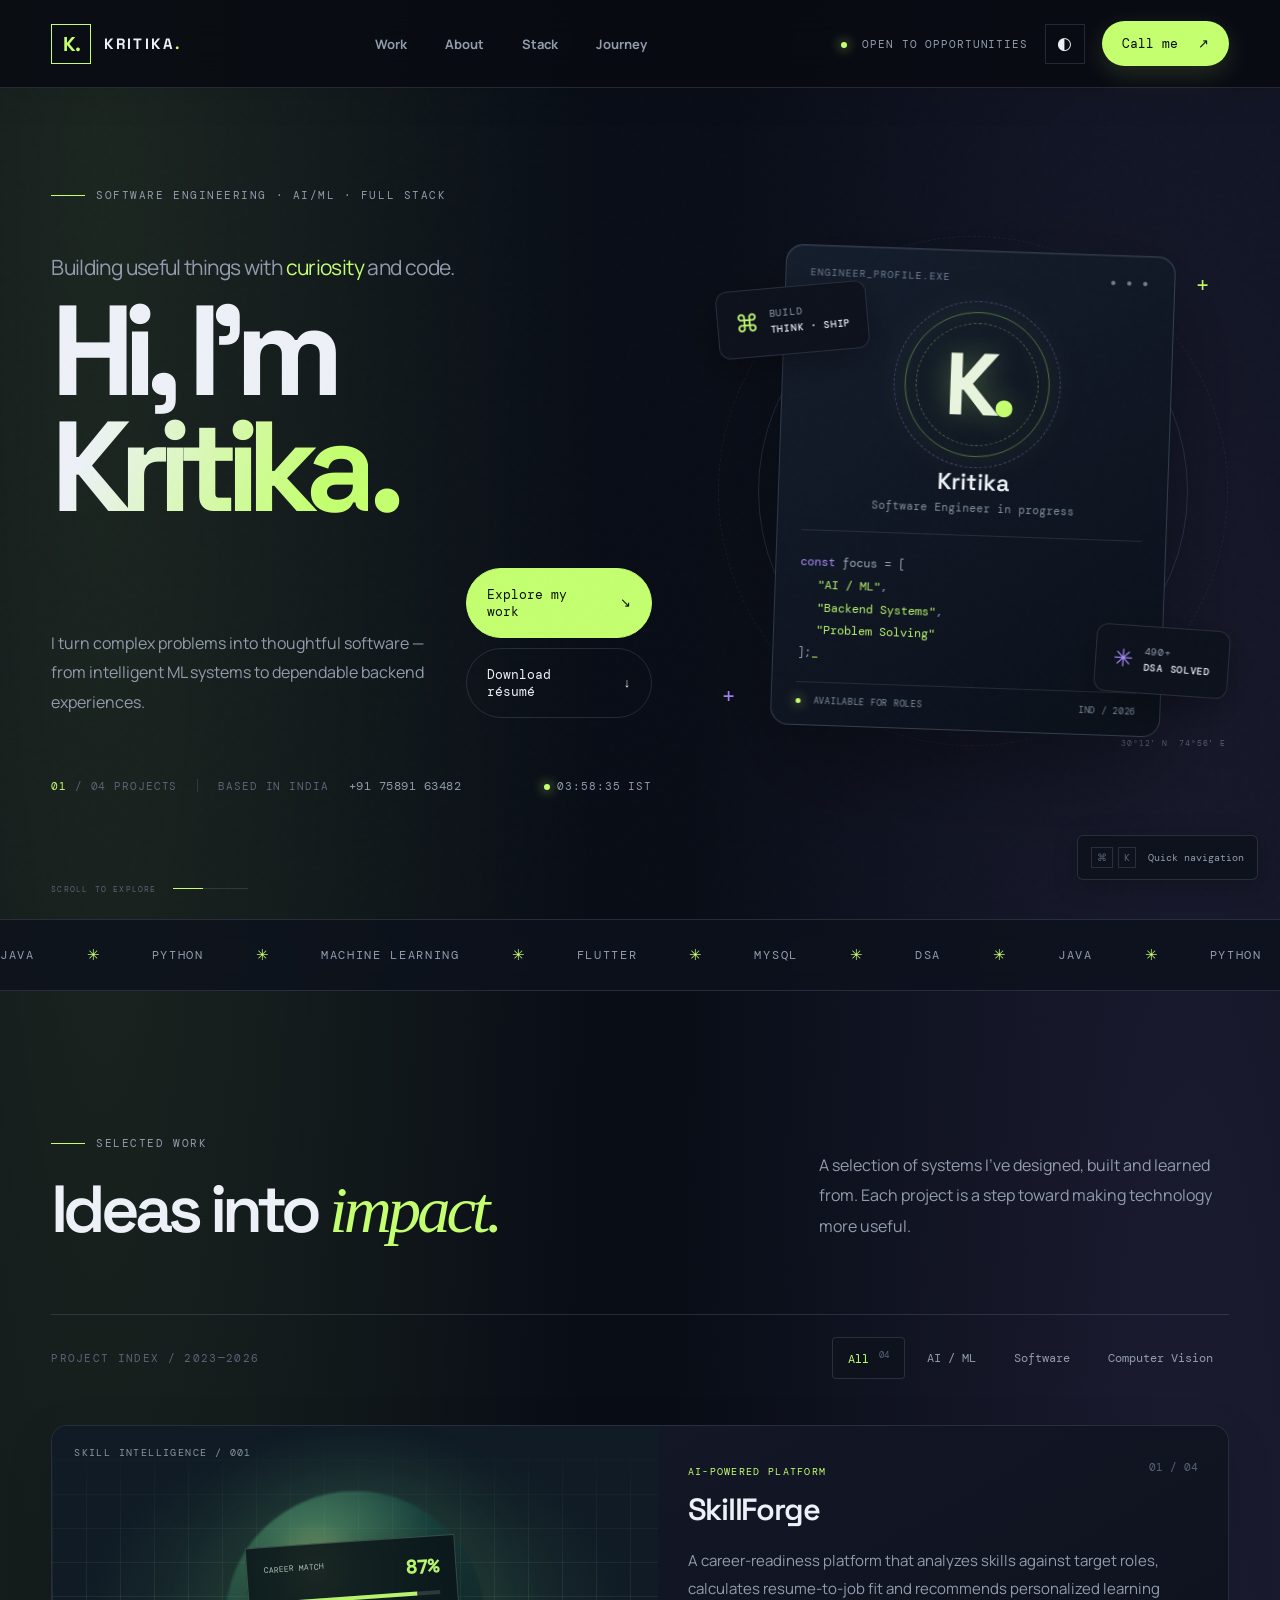
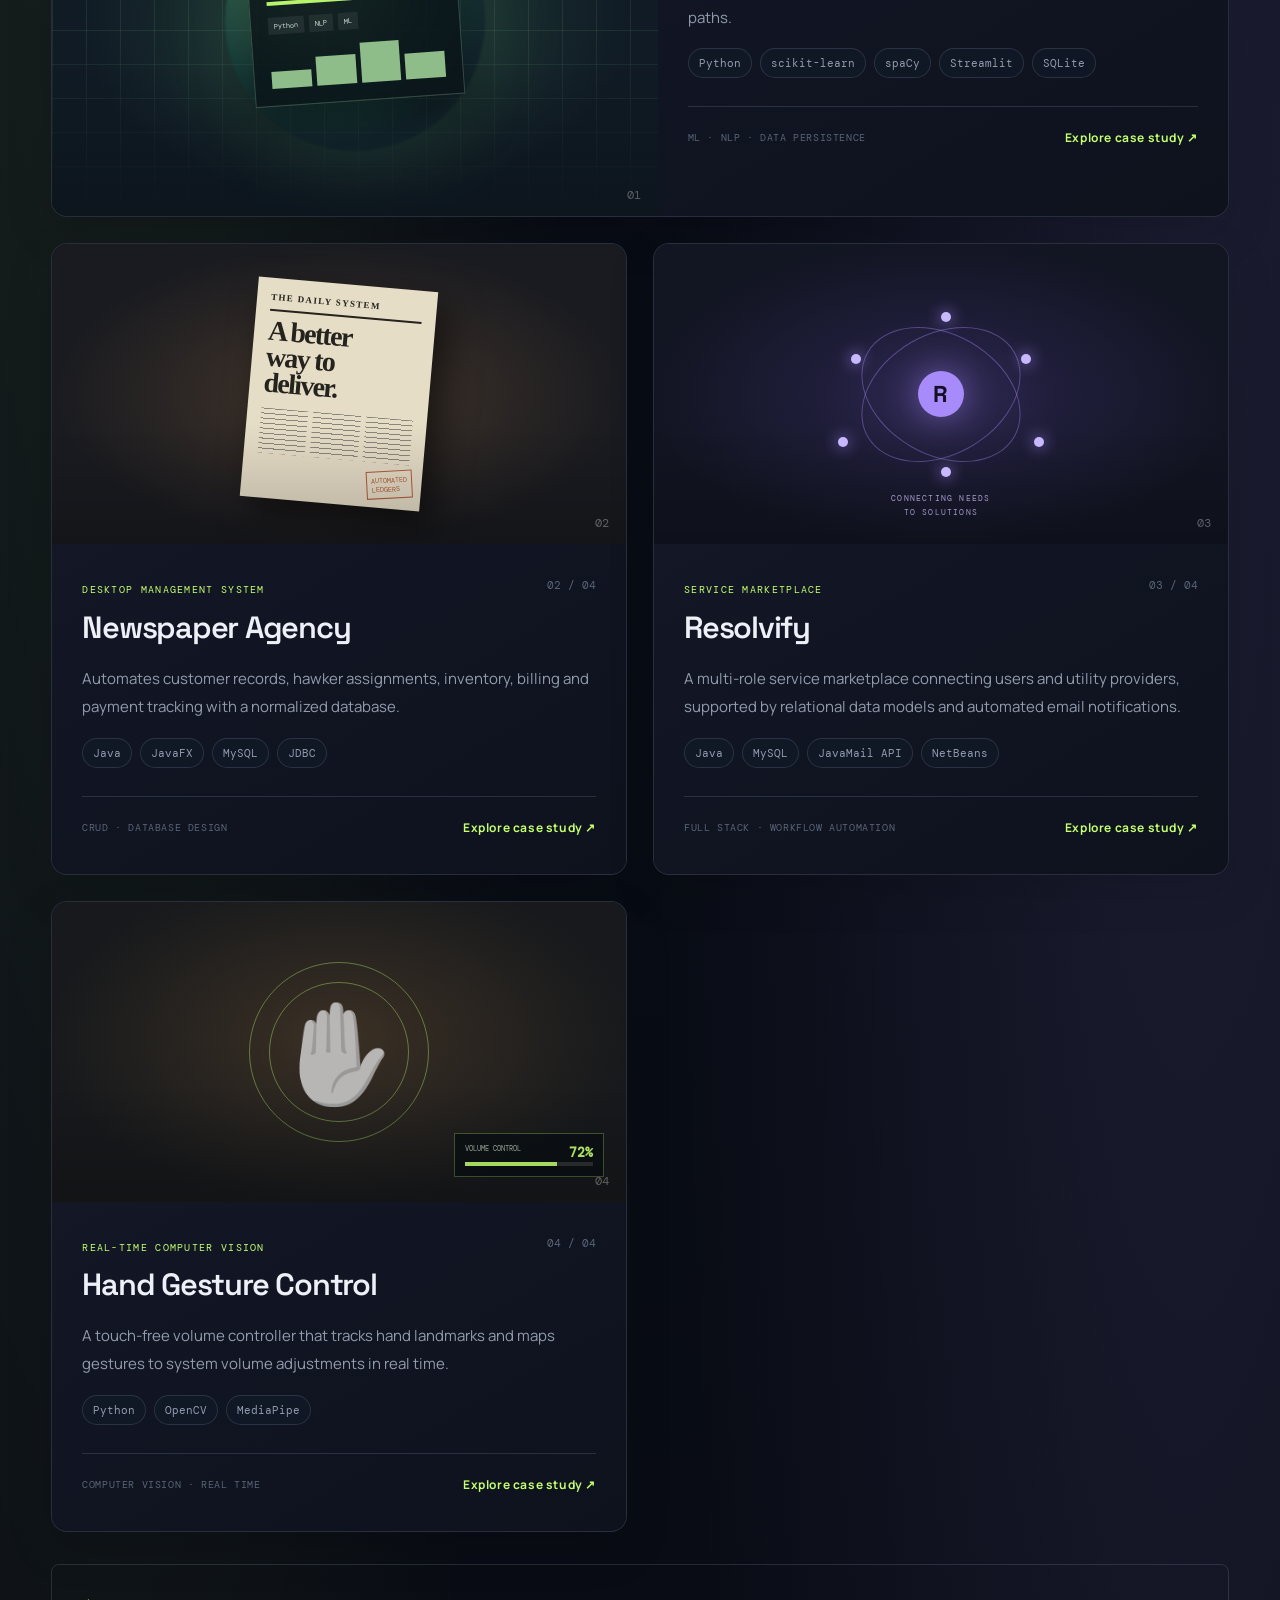
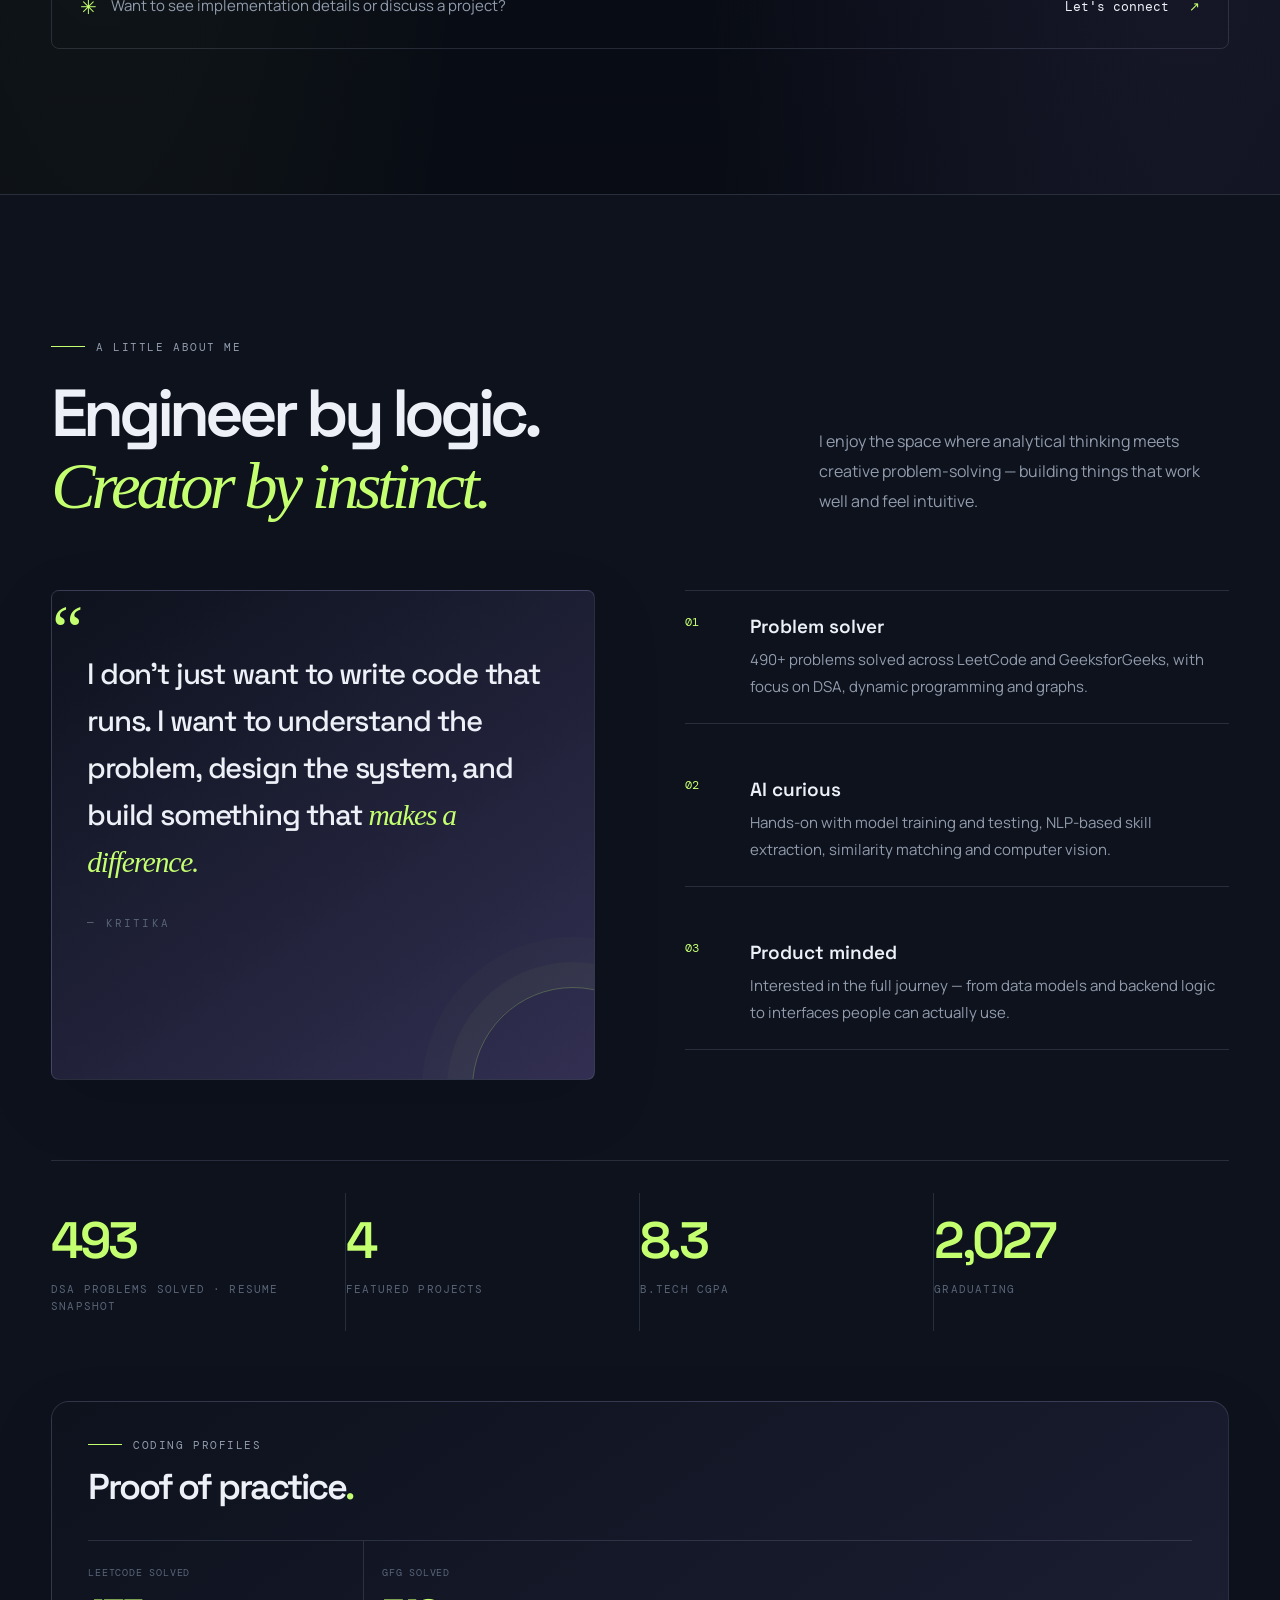
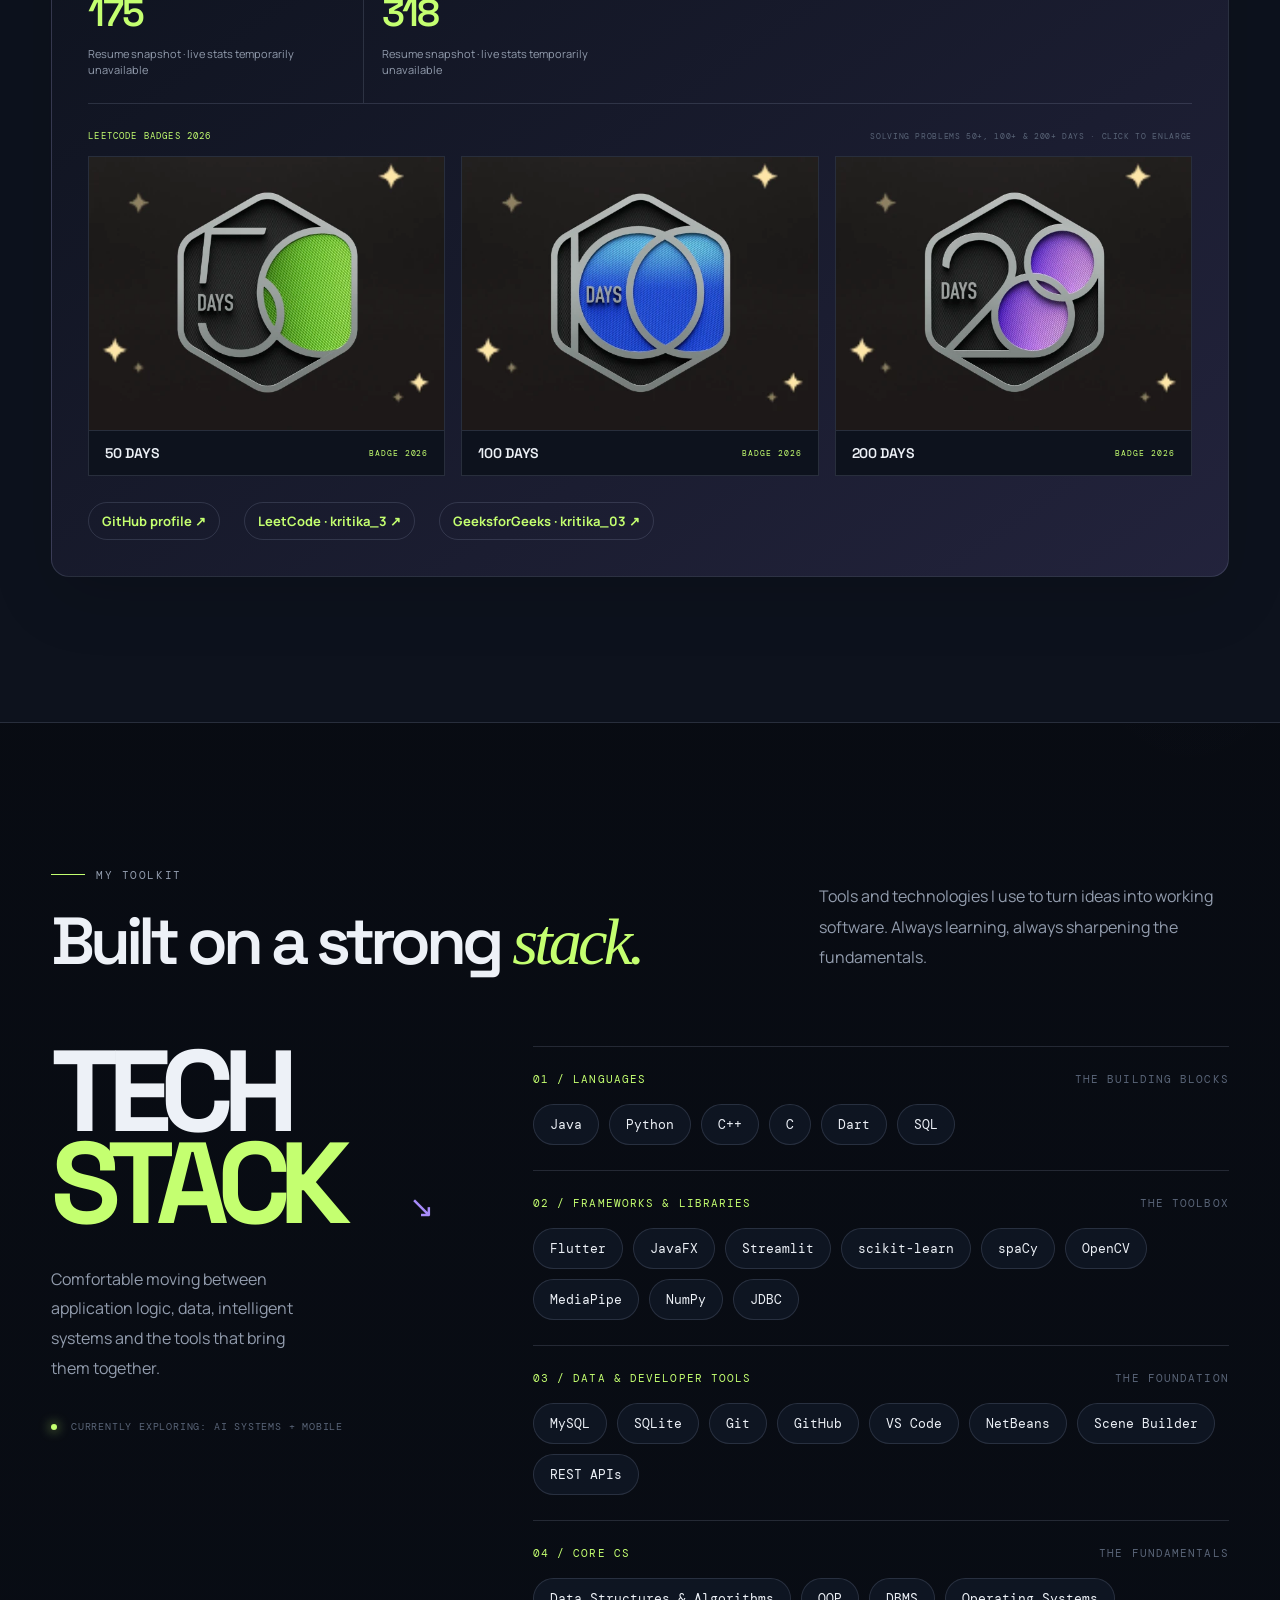
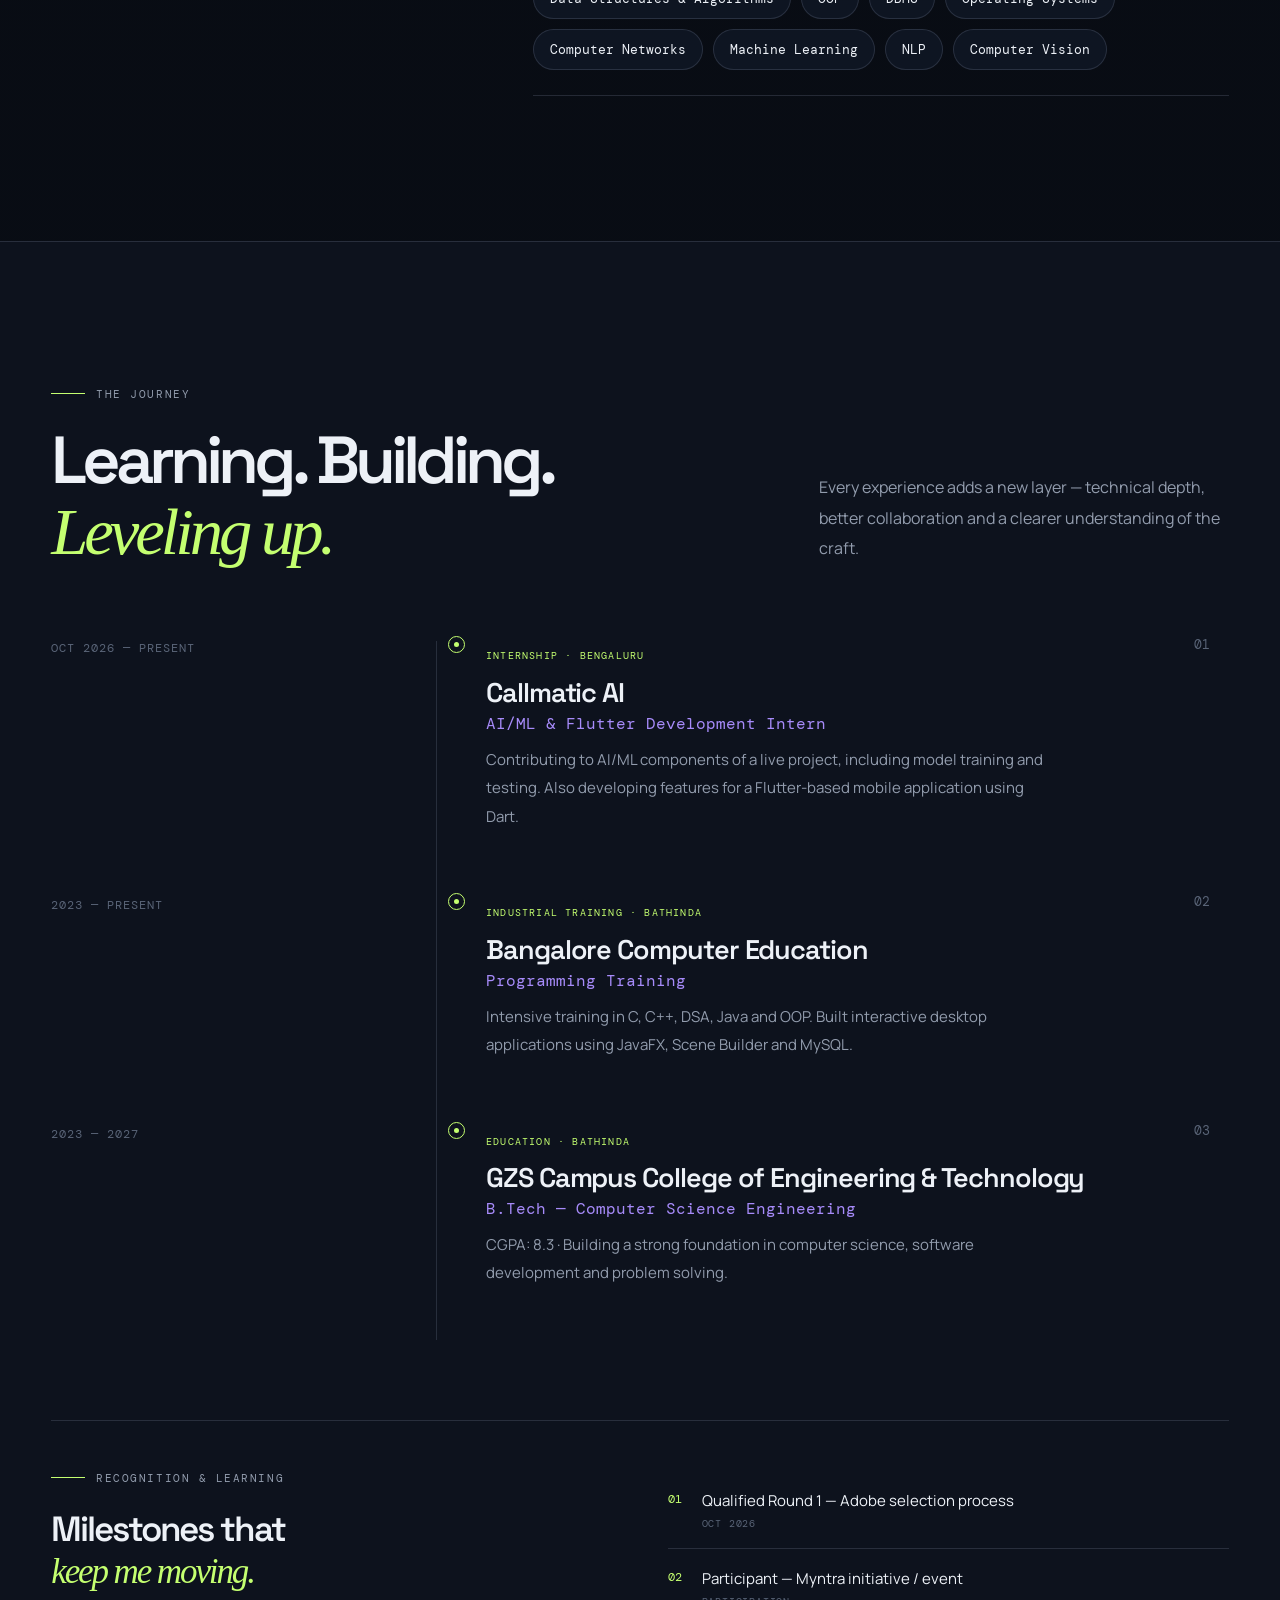
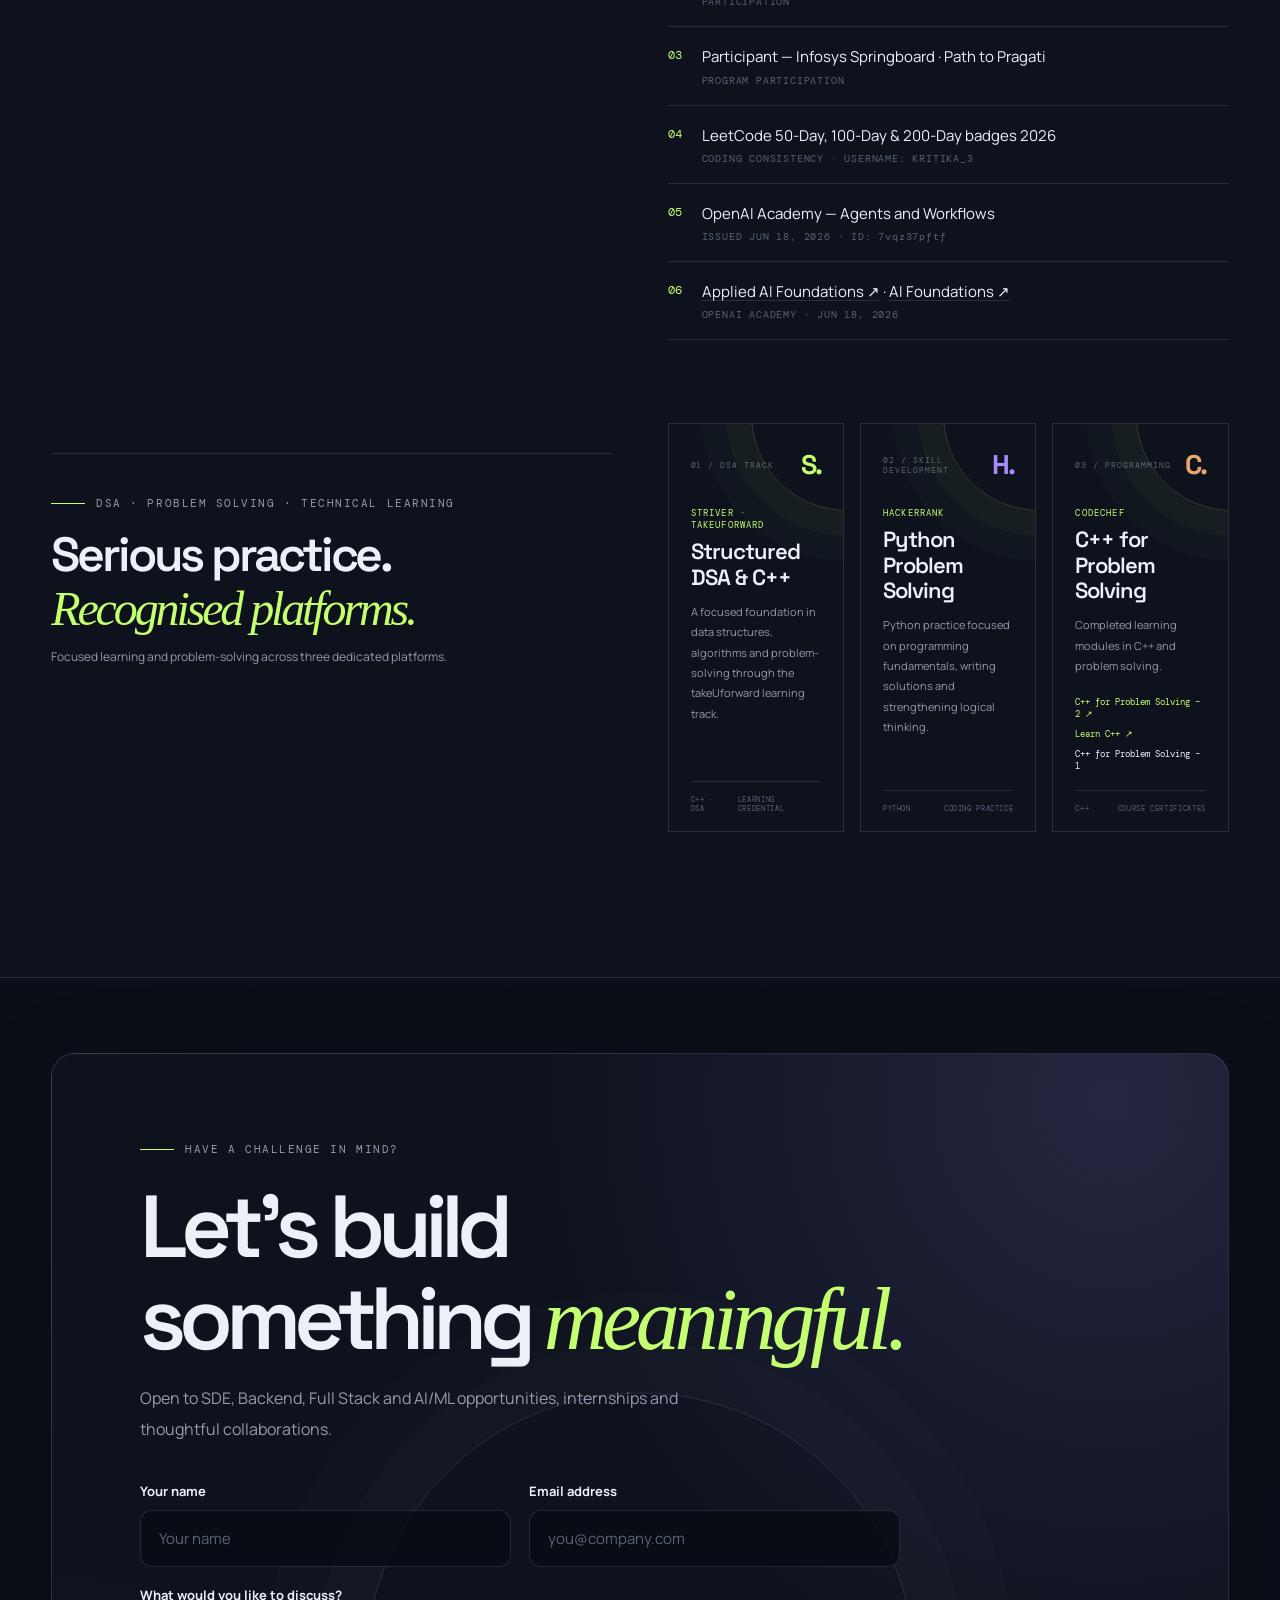
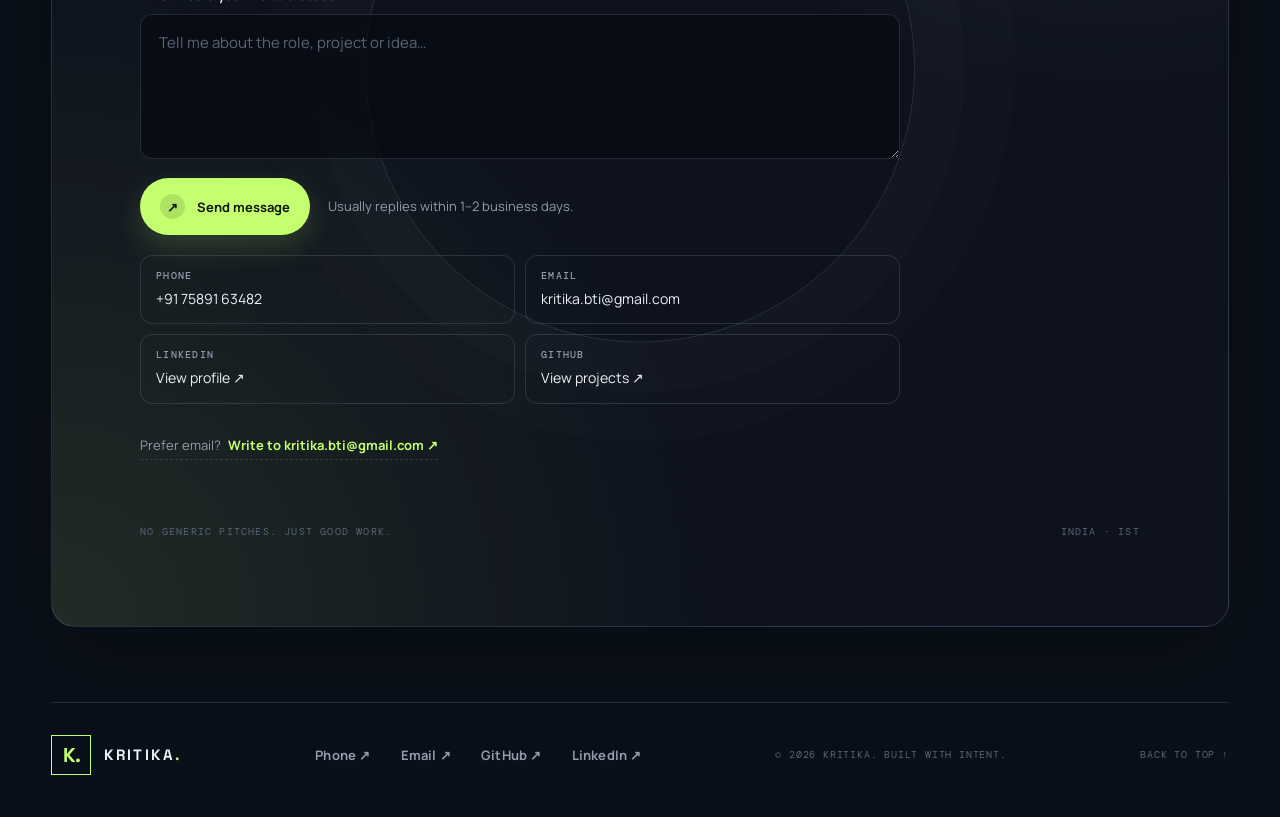
<file: index.html>
<!doctype html>
<html lang="en">
<head>
  <meta charset="utf-8">
  <meta name="viewport" content="width=device-width, initial-scale=1">
  <meta name="theme-color" content="#080b12">
  <meta name="description" content="Kritika — Software Engineer, AI/ML Developer and Full-Stack Builder. Explore projects in machine learning, backend engineering, Java, Python and computer vision.">
  <meta name="keywords" content="Kritika, Software Engineer, AI ML Developer, Java Developer, Python Developer, Backend Developer, Full Stack Developer, Portfolio">
  <meta name="author" content="Kritika">
  <meta property="og:type" content="website">
  <meta property="og:title" content="Kritika — Software Engineer & AI/ML Developer">
  <meta property="og:description" content="Building useful things with curiosity and code. Explore my engineering work, projects and experience.">
  <meta property="og:image" content="/assets/og-cover.svg">
  <meta name="twitter:card" content="summary_large_image">
  <meta name="twitter:title" content="Kritika — Software Engineer & AI/ML Developer">
  <meta name="twitter:description" content="Software engineering, AI/ML and full-stack projects.">
  <link rel="icon" type="image/svg+xml" href="/assets/favicon.svg">
  <link rel="manifest" href="/site.webmanifest">
  <title>Kritika — Software Engineer & AI/ML Developer</title>
  <link rel="preconnect" href="https://fonts.googleapis.com">
  <link rel="preconnect" href="https://fonts.gstatic.com" crossorigin>
  <link href="https://fonts.googleapis.com/css2?family=DM+Mono:wght@400;500&family=Manrope:wght@400;500;600;700;800&family=Space+Grotesk:wght@400;500;600;700&display=swap" rel="stylesheet">
  <script type="application/ld+json">
  {"@context":"https://schema.org","@type":"Person","name":"Kritika","jobTitle":"Software Engineer","email":"kritika.bti@gmail.com","telephone":"+917589163482","sameAs":["https://linkedin.com/in/kritika-33312b278","https://github.com/kritika38","https://leetcode.com/u/kritika_3/","https://www.geeksforgeeks.org/profile/kritika_03"],"knowsAbout":["Java","Python","Machine Learning","Natural Language Processing","Computer Vision","Flutter","Backend Development"]}
  </script>
  <link rel="stylesheet" href="styles.css">
</head>
<body>
  <div class="noise"></div>
  <div class="scroll-progress" id="scrollProgress"></div>
  <header class="topbar">
    <a class="brand" href="#home" aria-label="Kritika home"><span class="brand-mark">K.</span><span>KRITIKA<span class="brand-dot">.</span></span></a>
    <nav class="nav" id="nav">
      <a href="#work">Work</a><a href="#about">About</a><a href="#skills">Stack</a><a href="#journey">Journey</a>
    </nav>
    <div class="top-actions">
      <span class="availability"><i></i> OPEN TO OPPORTUNITIES</span>
      <button class="icon-btn" id="themeToggle" aria-label="Toggle theme" title="Toggle theme">◐</button>
      <a class="contact-pill" href="tel:+917589163482">Call me <span>↗</span></a>
      <button class="menu-btn" id="menuBtn" aria-label="Toggle menu">☰</button>
    </div>
  </header>

  <main>
    <section class="hero section-shell" id="home">
      <div class="hero-grid">
        <div class="hero-copy reveal">
          <div class="eyebrow"><span class="eyebrow-line"></span> SOFTWARE ENGINEERING · AI/ML · FULL STACK</div>
          <p class="hero-kicker">Building useful things with <span>curiosity</span> and code.</p>
          <h1>Hi, I'm<br><span class="name-gradient">Kritika</span><span class="hero-period">.</span></h1>
          <div class="hero-bottom">
            <p class="hero-description">I turn complex problems into thoughtful software — from intelligent ML systems to dependable backend experiences.</p>
            <div class="hero-buttons">
              <a class="btn btn-primary" href="#work">Explore my work <span>↘</span></a>
              <a class="btn btn-ghost" href="assets/Kritika_Resume.pdf" download>Download résumé <span>↓</span></a>
            </div>
          </div>
          <div class="hero-meta">
            <span><b>01</b> / 04 PROJECTS</span><span class="meta-separator"></span><span>BASED IN INDIA</span><a class="hero-phone" href="tel:+917589163482">+91 75891 63482</a>
            <span class="live-clock"><span class="live-dot"></span><span id="localTime">--:--:-- IST</span></span>
          </div>
        </div>
        <div class="hero-visual reveal">
          <div class="orbit orbit-one"></div><div class="orbit orbit-two"></div>
          <div class="visual-cross cross-a">+</div><div class="visual-cross cross-b">+</div>
          <div class="visual-card">
            <div class="visual-card-top"><span>ENGINEER_PROFILE.EXE</span><span class="window-dots">● ● ●</span></div>
            <div class="avatar-wrap"><div class="avatar-ring"></div><div class="avatar-monogram">K<span>.</span></div></div>
            <div class="visual-card-name">Kritika</div>
            <div class="visual-card-role">Software Engineer in progress</div>
            <div class="visual-divider"></div>
            <div class="terminal-line"><span class="terminal-green">const</span> focus = [</div>
            <div class="terminal-line indent"><span>"AI / ML"</span>,</div>
            <div class="terminal-line indent"><span>"Backend Systems"</span>,</div>
            <div class="terminal-line indent"><span>"Problem Solving"</span></div>
            <div class="terminal-line">];<span class="cursor">_</span></div>
            <div class="profile-footer"><span><i></i> AVAILABLE FOR ROLES</span><span>IND / 2026</span></div>
          </div>
          <div class="floating-chip chip-top"><span class="chip-icon">⌘</span><span>BUILD<br><b>THINK · SHIP</b></span></div>
          <div class="floating-chip chip-bottom"><span class="chip-icon purple">✳</span><span>490+<br><b>DSA SOLVED</b></span></div>
          <div class="visual-coordinate">30°12' N&nbsp; 74°56' E</div>
        </div>
      </div>
      <div class="hero-scroll"><span>SCROLL TO EXPLORE</span><div class="scroll-track"><i></i></div></div>
    </section>

    <section class="ticker" aria-label="Technologies">
      <div class="ticker-track"><span>JAVA</span><b>✳</b><span>PYTHON</span><b>✳</b><span>MACHINE LEARNING</span><b>✳</b><span>FLUTTER</span><b>✳</b><span>MYSQL</span><b>✳</b><span>DSA</span><b>✳</b><span>JAVA</span><b>✳</b><span>PYTHON</span><b>✳</b><span>MACHINE LEARNING</span><b>✳</b><span>FLUTTER</span><b>✳</b><span>MYSQL</span><b>✳</b><span>DSA</span><b>✳</b></div>
    </section>

    <section class="section-shell section-pad" id="work">
      <div class="section-heading reveal"><div><div class="eyebrow"><span class="eyebrow-line"></span> SELECTED WORK</div><h2>Ideas into <span class="serif-italic">impact.</span></h2></div><p>A selection of systems I've designed, built and learned from. Each project is a step toward making technology more useful.</p></div>
      <div class="work-toolbar reveal"><span class="mono-label">PROJECT INDEX / 2023—2026</span><div class="filters" id="filters"><button class="filter active" data-filter="all">All <sup>04</sup></button><button class="filter" data-filter="ai">AI / ML</button><button class="filter" data-filter="software">Software</button><button class="filter" data-filter="vision">Computer Vision</button></div></div>
      <div class="project-grid" id="projectGrid">
        <article class="project-card project-featured reveal" data-category="ai">
          <div class="project-art art-skillforge"><div class="art-orb"></div><div class="art-grid"></div><div class="art-label">SKILL INTELLIGENCE / 001</div><div class="skill-ui"><div class="skill-ui-head"><span>CAREER MATCH</span><b>87%</b></div><div class="skill-meter"><i></i></div><div class="skill-tags"><span>Python</span><span>NLP</span><span>ML</span></div><div class="skill-bars"><i></i><i></i><i></i><i></i></div></div><span class="art-index">01</span></div>
          <div class="project-info"><div class="project-title-line"><div><span class="project-type">AI-POWERED PLATFORM</span><h3>SkillForge <span>↗</span></h3></div><span class="project-number">01 / 04</span></div><p>A career-readiness platform that analyzes skills against target roles, calculates resume-to-job fit and recommends personalized learning paths.</p><div class="tag-row"><span>Python</span><span>scikit-learn</span><span>spaCy</span><span>Streamlit</span><span>SQLite</span></div><div class="project-foot"><span>ML · NLP · DATA PERSISTENCE</span><a class="text-link" href="projects/skillforge.html">Explore case study ↗</a></div></div>
        </article>
        <article class="project-card reveal" data-category="software">
          <div class="project-art art-newspaper"><div class="paper"><div class="paper-head">THE DAILY SYSTEM</div><div class="paper-rule"></div><div class="paper-big">A better<br>way to<br>deliver.</div><div class="paper-columns"><i></i><i></i><i></i></div><div class="paper-stamp">AUTOMATED<br>LEDGERS</div></div><span class="art-index">02</span></div>
          <div class="project-info"><div class="project-title-line"><div><span class="project-type">DESKTOP MANAGEMENT SYSTEM</span><h3>Newspaper Agency <span>↗</span></h3></div><span class="project-number">02 / 04</span></div><p>Automates customer records, hawker assignments, inventory, billing and payment tracking with a normalized database.</p><div class="tag-row"><span>Java</span><span>JavaFX</span><span>MySQL</span><span>JDBC</span></div><div class="project-foot"><span>CRUD · DATABASE DESIGN</span><a class="text-link" href="projects/newspaper-agency.html">Explore case study ↗</a></div></div>
        </article>
        <article class="project-card reveal" data-category="software">
          <div class="project-art art-resolvify"><div class="network"><i></i><i></i><i></i><i></i><i></i><i></i><b>R</b></div><div class="network-caption">CONNECTING NEEDS<br>TO SOLUTIONS</div><span class="art-index">03</span></div>
          <div class="project-info"><div class="project-title-line"><div><span class="project-type">SERVICE MARKETPLACE</span><h3>Resolvify <span>↗</span></h3></div><span class="project-number">03 / 04</span></div><p>A multi-role service marketplace connecting users and utility providers, supported by relational data models and automated email notifications.</p><div class="tag-row"><span>Java</span><span>MySQL</span><span>JavaMail API</span><span>NetBeans</span></div><div class="project-foot"><span>FULL STACK · WORKFLOW AUTOMATION</span><a class="text-link" href="projects/resolvify.html">Explore case study ↗</a></div></div>
        </article>
        <article class="project-card reveal" data-category="vision">
          <div class="project-art art-gesture"><div class="hand-lines"><span>✋</span><div class="hand-wave"></div><div class="hand-wave wave-two"></div></div><div class="volume-ui"><span>VOLUME CONTROL</span><b>72%</b><div><i></i></div></div><span class="art-index">04</span></div>
          <div class="project-info"><div class="project-title-line"><div><span class="project-type">REAL-TIME COMPUTER VISION</span><h3>Hand Gesture Control <span>↗</span></h3></div><span class="project-number">04 / 04</span></div><p>A touch-free volume controller that tracks hand landmarks and maps gestures to system volume adjustments in real time.</p><div class="tag-row"><span>Python</span><span>OpenCV</span><span>MediaPipe</span></div><div class="project-foot"><span>COMPUTER VISION · REAL TIME</span><a class="text-link" href="projects/hand-gesture-control.html">Explore case study ↗</a></div></div>
        </article>
      </div>
      <div class="project-note reveal"><span class="note-star">✳</span><p>Want to see implementation details or discuss a project?</p><a href="#contact">Let's connect <span>↗</span></a></div>
    </section>

    <section class="about-section" id="about">
      <div class="section-shell section-pad">
        <div class="section-heading reveal"><div><div class="eyebrow"><span class="eyebrow-line"></span> A LITTLE ABOUT ME</div><h2>Engineer by logic.<br><span class="serif-italic">Creator by instinct.</span></h2></div><p>I enjoy the space where analytical thinking meets creative problem-solving — building things that work well and feel intuitive.</p></div>
        <div class="about-layout">
          <div class="about-statement reveal"><span class="quote-mark">“</span><p>I don't just want to write code that runs. I want to understand the problem, design the system, and build something that <em>makes a difference.</em></p><div class="signature">— KRITIKA</div></div>
          <div class="about-facts reveal">
            <div class="fact"><span class="fact-num">01</span><div><h3>Problem solver</h3><p>490+ problems solved across LeetCode and GeeksforGeeks, with focus on DSA, dynamic programming and graphs.</p></div></div>
            <div class="fact"><span class="fact-num">02</span><div><h3>AI curious</h3><p>Hands-on with model training and testing, NLP-based skill extraction, similarity matching and computer vision.</p></div></div>
            <div class="fact"><span class="fact-num">03</span><div><h3>Product minded</h3><p>Interested in the full journey — from data models and backend logic to interfaces people can actually use.</p></div></div>
          </div>
        </div>
        <div class="stats-row reveal"><div class="stat"><strong data-count="493">0</strong><span>DSA PROBLEMS SOLVED · RESUME SNAPSHOT</span></div><div class="stat"><strong data-count="4">0</strong><span>FEATURED PROJECTS</span></div><div class="stat"><strong data-count="8.3" data-decimal="true">0</strong><span>B.TECH CGPA</span></div><div class="stat"><strong data-count="2027">0</strong><span>GRADUATING</span></div></div>
        <div class="profiles-panel reveal" id="coding-profiles">
          <div class="profiles-head"><div><span class="eyebrow"><span class="eyebrow-line"></span> CODING PROFILES</span><h3>Proof of practice<span>.</span></h3></div></div>
          <div class="profile-metrics">
            <div class="profile-metric"><span>LEETCODE SOLVED</span><strong id="leetcodeSolved">175</strong><small id="leetcodeDetail">Resume snapshot · checking live profile…</small></div>
            <div class="profile-metric"><span>GFG SOLVED</span><strong id="gfgSolved">318</strong><small id="gfgDetail">Resume snapshot · checking live profile…</small></div>
          </div>
          <div class="badge-label"><span>LEETCODE BADGES 2026</span><small>SOLVING PROBLEMS 50+, 100+ &amp; 200+ DAYS · CLICK TO ENLARGE</small></div>
          <div class="badge-grid">
          <button class="badge-card" data-badge="assets/badges/lc-50-days-2026-full.webp" data-alt="LeetCode 50 Days Badge 2026" aria-label="View LeetCode 50 Days Badge 2026"><img src="assets/badges/lc-50-days-2026.webp" alt="LeetCode 50 Days Badge 2026" loading="lazy" width="560" height="430"><div class="badge-meta"><b>50 DAYS</b><span>BADGE 2026</span></div></button>
          <button class="badge-card" data-badge="assets/badges/lc-100-days-2026-full.webp" data-alt="LeetCode 100 Days Badge 2026" aria-label="View LeetCode 100 Days Badge 2026"><img src="assets/badges/lc-100-days-2026.webp" alt="LeetCode 100 Days Badge 2026" loading="lazy" width="560" height="430"><div class="badge-meta"><b>100 DAYS</b><span>BADGE 2026</span></div></button>
          <button class="badge-card" data-badge="assets/badges/lc-200-days-2026-full.webp" data-alt="LeetCode 200 Days Badge 2026" aria-label="View LeetCode 200 Days Badge 2026"><img src="assets/badges/lc-200-days-2026.webp" alt="LeetCode 200 Days Badge 2026" loading="lazy" width="560" height="430"><div class="badge-meta"><b>200 DAYS</b><span>BADGE 2026</span></div></button>
        </div>
          <div class="profile-links"><a href="https://github.com/kritika38" target="_blank" rel="noreferrer">GitHub profile ↗</a><a href="https://leetcode.com/u/kritika_3/" target="_blank" rel="noreferrer">LeetCode · kritika_3 ↗</a><a href="https://www.geeksforgeeks.org/profile/kritika_03" target="_blank" rel="noreferrer">GeeksforGeeks · kritika_03 ↗</a></div>
        </div>
      </div>
    </section>

    <section class="section-shell section-pad" id="skills">
      <div class="section-heading reveal"><div><div class="eyebrow"><span class="eyebrow-line"></span> MY TOOLKIT</div><h2>Built on a strong <span class="serif-italic">stack.</span></h2></div><p>Tools and technologies I use to turn ideas into working software. Always learning, always sharpening the fundamentals.</p></div>
      <div class="stack-layout">
        <div class="stack-intro reveal"><div class="stack-big">TECH<br><span>STACK</span><b>↘</b></div><p>Comfortable moving between application logic, data, intelligent systems and the tools that bring them together.</p><div class="stack-status"><span class="live-dot"></span> CURRENTLY EXPLORING: AI SYSTEMS + MOBILE</div></div>
        <div class="stack-groups reveal">
          <div class="stack-group"><div class="stack-group-head"><span>01 / LANGUAGES</span><span>THE BUILDING BLOCKS</span></div><div class="stack-items"><span>Java</span><span>Python</span><span>C++</span><span>C</span><span>Dart</span><span>SQL</span></div></div>
          <div class="stack-group"><div class="stack-group-head"><span>02 / FRAMEWORKS & LIBRARIES</span><span>THE TOOLBOX</span></div><div class="stack-items"><span>Flutter</span><span>JavaFX</span><span>Streamlit</span><span>scikit-learn</span><span>spaCy</span><span>OpenCV</span><span>MediaPipe</span><span>NumPy</span><span>JDBC</span></div></div>
          <div class="stack-group"><div class="stack-group-head"><span>03 / DATA & DEVELOPER TOOLS</span><span>THE FOUNDATION</span></div><div class="stack-items"><span>MySQL</span><span>SQLite</span><span>Git</span><span>GitHub</span><span>VS Code</span><span>NetBeans</span><span>Scene Builder</span><span>REST APIs</span></div></div>
          <div class="stack-group"><div class="stack-group-head"><span>04 / CORE CS</span><span>THE FUNDAMENTALS</span></div><div class="stack-items"><span>Data Structures & Algorithms</span><span>OOP</span><span>DBMS</span><span>Operating Systems</span><span>Computer Networks</span><span>Machine Learning</span><span>NLP</span><span>Computer Vision</span></div></div>
        </div>
      </div>
    </section>

    <section class="journey-section" id="journey"><div class="section-shell section-pad">
      <div class="section-heading reveal"><div><div class="eyebrow"><span class="eyebrow-line"></span> THE JOURNEY</div><h2>Learning. Building.<br><span class="serif-italic">Leveling up.</span></h2></div><p>Every experience adds a new layer — technical depth, better collaboration and a clearer understanding of the craft.</p></div>
      <div class="timeline">
        <div class="timeline-item reveal"><div class="timeline-date">OCT 2026 — PRESENT</div><div class="timeline-marker"><i></i></div><div class="timeline-content"><span class="timeline-tag">INTERNSHIP · BENGALURU</span><h3>Callmatic AI</h3><h4>AI/ML & Flutter Development Intern</h4><p>Contributing to AI/ML components of a live project, including model training and testing. Also developing features for a Flutter-based mobile application using Dart.</p></div><span class="timeline-index">01</span></div>
        <div class="timeline-item reveal"><div class="timeline-date">2023 — PRESENT</div><div class="timeline-marker"><i></i></div><div class="timeline-content"><span class="timeline-tag">INDUSTRIAL TRAINING · BATHINDA</span><h3>Bangalore Computer Education</h3><h4>Programming Training</h4><p>Intensive training in C, C++, DSA, Java and OOP. Built interactive desktop applications using JavaFX, Scene Builder and MySQL.</p></div><span class="timeline-index">02</span></div>
        <div class="timeline-item reveal"><div class="timeline-date">2023 — 2027</div><div class="timeline-marker"><i></i></div><div class="timeline-content"><span class="timeline-tag">EDUCATION · BATHINDA</span><h3>GZS Campus College of Engineering & Technology</h3><h4>B.Tech — Computer Science Engineering</h4><p>CGPA: 8.3 · Building a strong foundation in computer science, software development and problem solving.</p></div><span class="timeline-index">03</span></div>
      </div>
      <div class="recognition reveal"><div><span class="eyebrow"><span class="eyebrow-line"></span> RECOGNITION & LEARNING</span><h3>Milestones that<br><em>keep me moving.</em></h3></div><div class="recognition-list">
        <div><span>01</span><p>Qualified Round 1 — Adobe selection process <small>OCT 2026</small></p></div>
        <div><span>02</span><p>Participant — Myntra initiative / event <small>PARTICIPATION</small></p></div>
        <div><span>03</span><p>Participant — Infosys Springboard · Path to Pragati <small>PROGRAM PARTICIPATION</small></p></div>
        <div><span>04</span><p>LeetCode 50-Day, 100-Day & 200-Day badges 2026 <small>CODING CONSISTENCY · USERNAME: KRITIKA_3</small></p></div>
        <div><span>05</span><p>OpenAI Academy — Agents and Workflows <small>ISSUED JUN 18, 2026 · ID: 7vqz37pftf</small></p></div>
        <div><span>06</span><p><a href="https://cdn.gradual.com/images/https://d2xo500swnpgl1.cloudfront.net/oaiacademy/certificates/e3n75kfhyi_1781793251158-1781793251159.jpg?fit=scale-down&height=103&width=140" target="_blank" rel="noreferrer">Applied AI Foundations ↗</a> · <a href="https://cdn.gradual.com/images/https://d2xo500swnpgl1.cloudfront.net/oaiacademy/certificates/6w3gwj2yej_1781791949639-1781791949640.jpg?fit=scale-down&height=103&width=140" target="_blank" rel="noreferrer">AI Foundations ↗</a> <small>OPENAI ACADEMY · JUN 18, 2026</small></p></div>
      </div>
      <div class="credential-heading"><span class="eyebrow"><span class="eyebrow-line"></span> DSA · PROBLEM SOLVING · TECHNICAL LEARNING</span><h3>Serious practice.<br><em>Recognised platforms.</em></h3><p>Focused learning and problem-solving across three dedicated platforms.</p></div>
      <div class="credential-grid">
        <article class="credential-card credential-striver">
          <div class="credential-top"><span class="credential-index">01 / DSA TRACK</span><span class="credential-mark">S.</span></div>
          <p class="credential-platform">STRIVER · TAKEUFORWARD</p>
          <h4>Structured DSA & C++</h4>
          <p class="credential-copy">A focused foundation in data structures, algorithms and problem-solving through the takeUforward learning track.</p>
          <div class="credential-bottom"><span>C++ · DSA</span><span>LEARNING CREDENTIAL</span></div>
        </article>
        <article class="credential-card credential-hackerrank">
          <div class="credential-top"><span class="credential-index">02 / SKILL DEVELOPMENT</span><span class="credential-mark">H.</span></div>
          <p class="credential-platform">HACKERRANK</p>
          <h4>Python Problem Solving</h4>
          <p class="credential-copy">Python practice focused on programming fundamentals, writing solutions and strengthening logical thinking.</p>
          <div class="credential-bottom"><span>PYTHON</span><span>CODING PRACTICE</span></div>
        </article>
        <article class="credential-card credential-codechef">
          <div class="credential-top"><span class="credential-index">03 / PROGRAMMING</span><span class="credential-mark">C.</span></div>
          <p class="credential-platform">CODECHEF</p>
          <h4>C++ for Problem Solving</h4>
          <p class="credential-copy">Completed learning modules in C++ and problem solving.</p>
          <div class="credential-links"><a href="https://www.codechef.com/certificates/preview/d1150a8" target="_blank" rel="noreferrer">C++ for Problem Solving – 2 ↗</a><a href="https://www.codechef.com/certificates/preview/7980c99" target="_blank" rel="noreferrer">Learn C++ ↗</a><span>C++ for Problem Solving – 1</span></div>
          <div class="credential-bottom"><span>C++</span><span>COURSE CERTIFICATES</span></div>
        </article>
      </div>
    </div></section>

    <section class="contact-section section-shell" id="contact"><div class="contact-card reveal"><div class="contact-orbit"></div><div class="eyebrow"><span class="eyebrow-line"></span> HAVE A CHALLENGE IN MIND?</div><h2>Let's build<br>something <span class="serif-italic">meaningful.</span></h2><p>Open to SDE, Backend, Full Stack and AI/ML opportunities, internships and thoughtful collaborations.</p><form class="contact-form" id="contactForm">
          <div class="form-row"><label>Your name<input name="name" required maxlength="80" placeholder="Your name"></label><label>Email address<input name="email" type="email" required maxlength="120" placeholder="you@company.com"></label></div>
          <label>What would you like to discuss?<textarea name="message" required maxlength="3000" rows="4" placeholder="Tell me about the role, project or idea…"></textarea></label>
          <input class="hp-field" type="text" name="company_website" tabindex="-1" autocomplete="off" aria-hidden="true">
          <div class="form-submit-row"><button class="contact-main" type="submit"><span class="send-icon">↗</span> Send message</button><span id="formStatus" role="status" aria-live="polite">Usually replies within 1–2 business days.</span></div><div class="contact-direct"><a href="tel:+917589163482"><strong>Phone</strong> +91 75891 63482</a><a href="mailto:kritika.bti@gmail.com"><strong>Email</strong> kritika.bti@gmail.com</a><a href="https://linkedin.com/in/kritika-33312b278" target="_blank" rel="noreferrer"><strong>LinkedIn</strong> View profile ↗</a><a href="https://github.com/kritika38" target="_blank" rel="noreferrer"><strong>GitHub</strong> View projects ↗</a></div><a class="email-fallback" id="emailFallback" href="mailto:kritika.bti@gmail.com?subject=Portfolio%20enquiry" aria-label="Send an email directly">Prefer email? <strong>Write to kritika.bti@gmail.com ↗</strong></a>
        </form>
        <div class="contact-bottom"><span>NO GENERIC PITCHES. JUST GOOD WORK.</span><span>INDIA · IST</span></div></div></section>
  </main>

  <footer class="footer section-shell"><a class="brand" href="#home"><span class="brand-mark">K.</span><span>KRITIKA<span class="brand-dot">.</span></span></a><div class="footer-links"><a href="tel:+917589163482">Phone ↗</a><a href="mailto:kritika.bti@gmail.com">Email ↗</a><a href="https://github.com/kritika38" target="_blank" rel="noreferrer">GitHub ↗</a><a href="https://linkedin.com/in/kritika-33312b278" target="_blank" rel="noreferrer">LinkedIn ↗</a></div><span class="copyright">© <span id="year"></span> KRITIKA. BUILT WITH INTENT.</span><a href="#home" class="back-top">BACK TO TOP ↑</a></footer>

  <dialog class="badge-dialog" id="badgeDialog"><button class="dialog-close" id="badgeClose" aria-label="Close">×</button><img id="badgeFull" alt=""></dialog>
  <dialog class="case-dialog" id="caseDialog"><button class="dialog-close" id="dialogClose" aria-label="Close">×</button><div class="dialog-eyebrow">PROJECT CASE STUDY / <span id="dialogNum">01</span></div><h2 id="dialogTitle">SkillForge</h2><p class="dialog-summary" id="dialogSummary"></p><div class="dialog-block"><span>WHAT IT DOES</span><p id="dialogWhat"></p></div><div class="dialog-block"><span>ENGINEERING FOCUS</span><p id="dialogFocus"></p></div><div class="dialog-block"><span>TECHNOLOGIES</span><div class="tag-row" id="dialogTags"></div></div><div class="dialog-disclaimer">Project descriptions are based on the résumé. Ask me for a walkthrough or implementation details.</div><a class="btn btn-primary dialog-contact" href="mailto:kritika.bti@gmail.com?subject=Project%20Discussion">Discuss this project ↗</a></dialog>
  <button class="command-hint" id="commandHint"><kbd>⌘</kbd><kbd>K</kbd><span>Quick navigation</span></button>
  <dialog class="command-dialog" id="commandDialog"><div class="command-search"><span>⌕</span><input id="commandInput" placeholder="Where do you want to go?" autocomplete="off"><kbd>ESC</kbd></div><div class="command-list"><button data-go="#home"><span>⌂</span> Home <small>01</small></button><button data-go="#work"><span>▤</span> Selected work <small>02</small></button><button data-go="#about"><span>✳</span> About <small>03</small></button><button data-go="#skills"><span>⌘</span> Tech stack <small>04</small></button><button data-go="#journey"><span>↗</span> Journey <small>05</small></button><button data-go="#contact"><span>✉</span> Contact <small>06</small></button><a href="assets/Kritika_Resume.pdf" download><span>↓</span> Download résumé <small>PDF</small></a></div><div class="command-footer">TIP: PRESS ESC TO CLOSE</div></dialog>
  <script src="config.js"></script>
  <script src="script.js"></script>
</body>
</html>
</file>
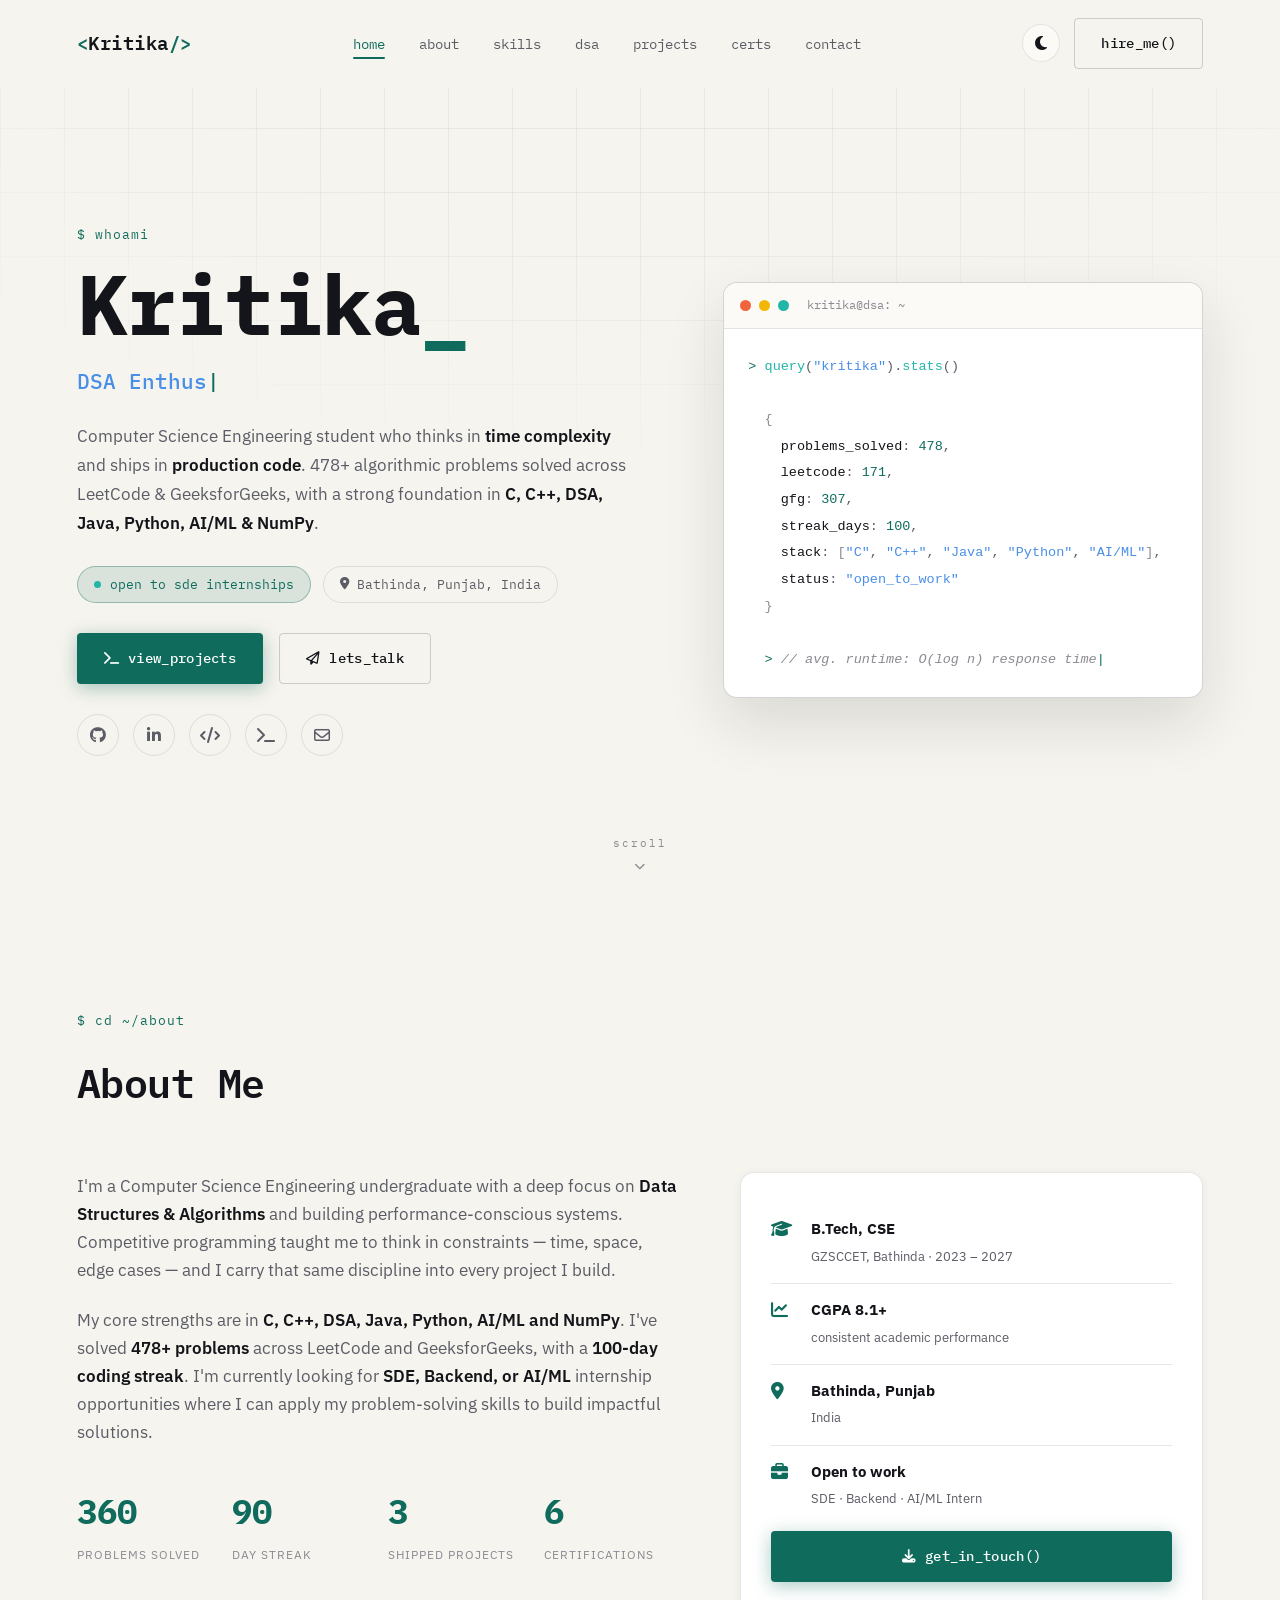
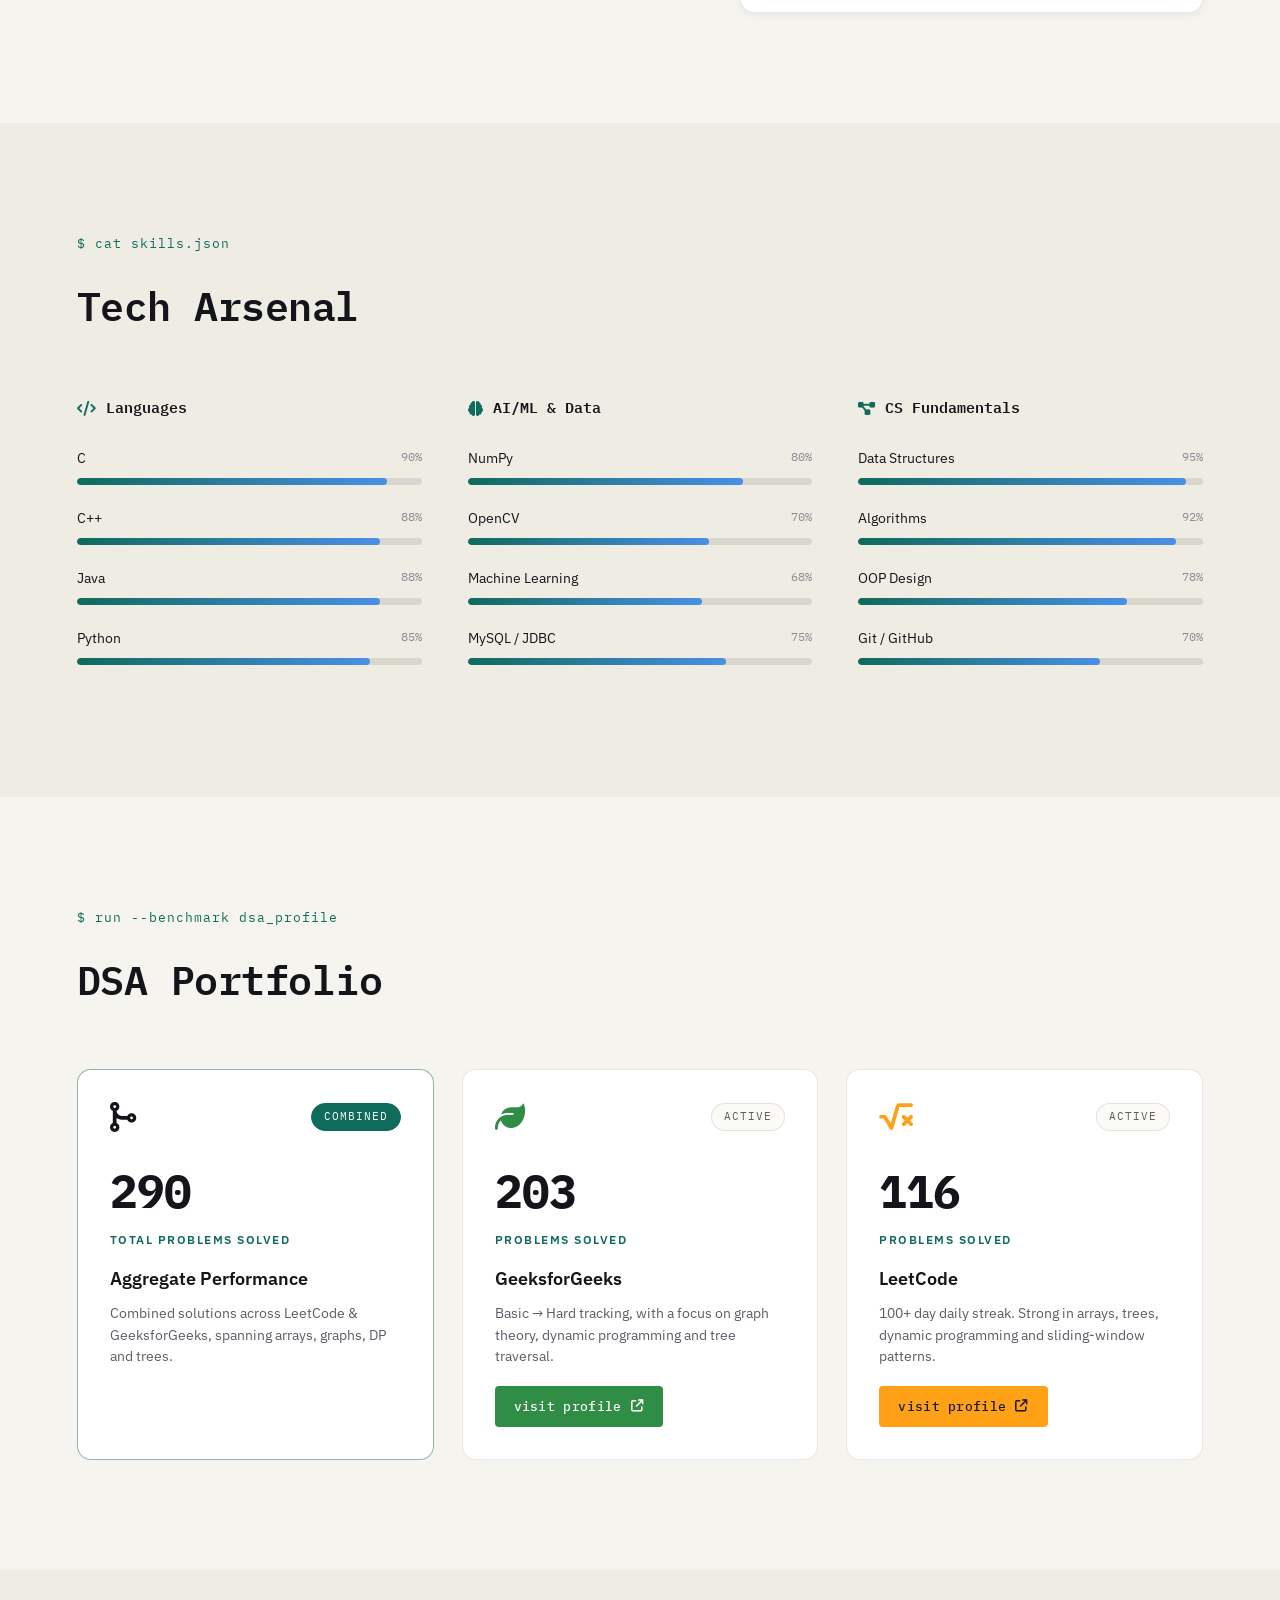
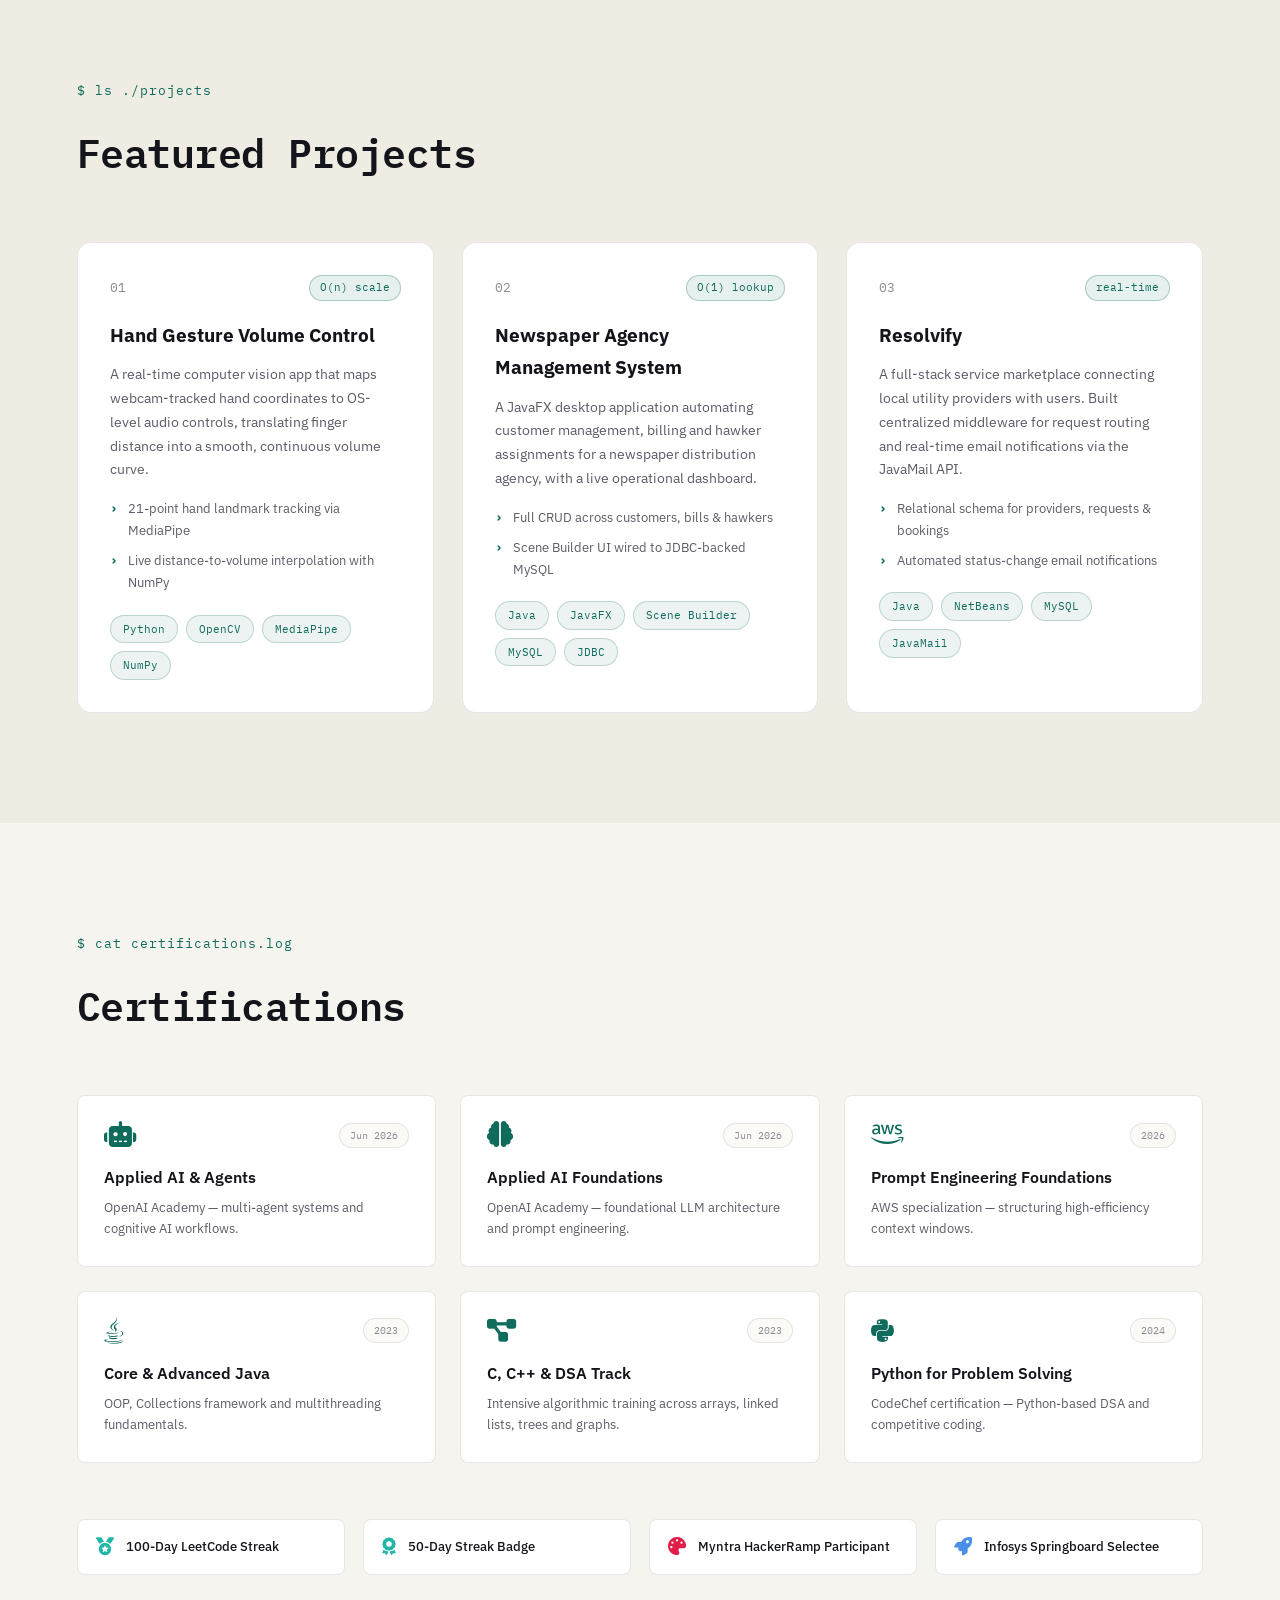
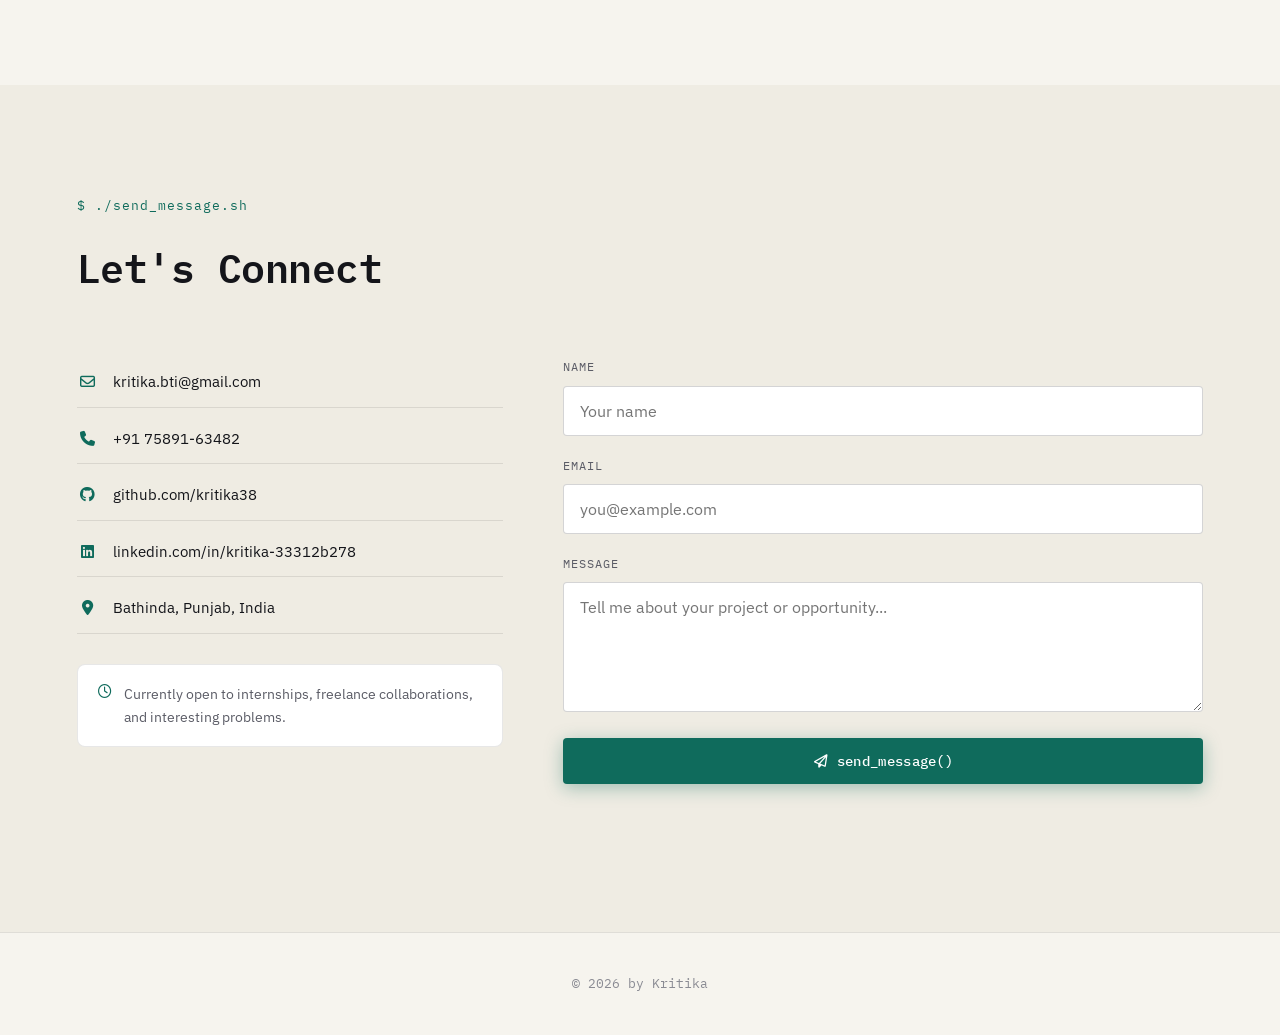
<file: portolio/index.html>
<!DOCTYPE html>
<html lang="en">
<head>
  <meta charset="UTF-8" />
  <meta name="viewport" content="width=device-width, initial-scale=1.0" />
  <title>Kritika — CSE | DSA | AI/ML</title>
  <meta name="description" content="Portfolio of Kritika, Computer Science Engineering student specializing in Data Structures & Algorithms, Java, C++, Python, AI/ML." />
  <meta name="robots" content="index, follow" />
  <meta name="theme-color" content="#0b0e14" />

  <link rel="preconnect" href="https://fonts.googleapis.com" />
  <link rel="preconnect" href="https://fonts.gstatic.com" crossorigin />
  <link href="https://fonts.googleapis.com/css2?family=IBM+Plex+Mono:ital,wght@0,400;0,500;0,600;0,700;1,400&family=IBM+Plex+Sans:wght@300;400;500;600;700&display=swap" rel="stylesheet" />
  <link rel="stylesheet" href="https://cdnjs.cloudflare.com/ajax/libs/font-awesome/6.5.1/css/all.min.css" />

  <style>
    /* =========================================================================
       DESIGN TOKENS — Clean Terminal Vibe (No Yellow)
       ========================================================================= */

    :root {
      --bg: #f6f4ee;
      --bg-alt: #efece3;
      --surface: #ffffff;
      --surface-2: #fbfaf6;
      --border: rgba(20, 21, 26, 0.1);
      --border-strong: rgba(20, 21, 26, 0.18);
      --text: #14151a;
      --text-muted: #5b5c66;
      --text-faint: #8a8b93;

      --accent: #0f6b5c;
      --accent-bright: #21b6a8;
      --accent-2: #4a8fe7;
      --accent-2-bright: #6aaef5;
      --danger: #c2410c;

      --font-mono: 'IBM Plex Mono', 'SFMono-Regular', Consolas, monospace;
      --font-sans: 'IBM Plex Sans', -apple-system, BlinkMacSystemFont, sans-serif;

      --radius-sm: 4px;
      --radius-md: 8px;
      --radius-lg: 14px;

      --shadow-sm: 0 2px 8px rgba(20, 21, 26, 0.06);
      --shadow-md: 0 10px 30px rgba(20, 21, 26, 0.08);
      --shadow-lg: 0 25px 60px rgba(20, 21, 26, 0.12);

      --ease: cubic-bezier(0.25, 1, 0.5, 1);
      color-scheme: light;
    }

    [data-theme="dark"] {
      --bg: #0b0e14;
      --bg-alt: #10131b;
      --surface: #12151d;
      --surface-2: #161a23;
      --border: rgba(236, 233, 226, 0.09);
      --border-strong: rgba(236, 233, 226, 0.16);
      --text: #ece9e2;
      --text-muted: #9a9ca8;
      --text-faint: #676b7a;

      --accent: #21b6a8;
      --accent-bright: #3fd6c7;
      --accent-2: #6aaef5;
      --accent-2-bright: #8fc5f7;
      --danger: #f0653e;

      --shadow-sm: 0 2px 10px rgba(0, 0, 0, 0.35);
      --shadow-md: 0 14px 34px rgba(0, 0, 0, 0.45);
      --shadow-lg: 0 30px 70px rgba(0, 0, 0, 0.55);
      color-scheme: dark;
    }

    /* =========================================================================
       RESET
       ========================================================================= */
    * {
      margin: 0;
      padding: 0;
      box-sizing: border-box;
    }
    html {
      scroll-behavior: smooth;
    }

    body {
      background: var(--bg);
      color: var(--text);
      font-family: var(--font-sans);
      line-height: 1.7;
      overflow-x: hidden;
      transition: background 0.4s var(--ease), color 0.4s var(--ease);
    }

    a {
      color: inherit;
      text-decoration: none;
    }
    ul {
      list-style: none;
    }
    button {
      font-family: inherit;
      cursor: pointer;
    }
    input,
    textarea,
    button {
      font-family: inherit;
      font-size: inherit;
    }

    /* =========================================================================
       BACKGROUND GRID
       ========================================================================= */
    .bg-grid {
      position: fixed;
      inset: 0;
      z-index: -1;
      pointer-events: none;
      background-image: linear-gradient(var(--border) 1px, transparent 1px),
        linear-gradient(90deg, var(--border) 1px, transparent 1px);
      background-size: 64px 64px;
      mask-image: radial-gradient(ellipse 80% 60% at 50% 0%, #000 40%, transparent 90%);
      opacity: 0.55;
    }

    /* =========================================================================
       LOADER
       ========================================================================= */
    .loader {
      position: fixed;
      inset: 0;
      z-index: 99999;
      background: var(--bg);
      display: flex;
      align-items: center;
      justify-content: center;
      transition: opacity 0.6s var(--ease), visibility 0.6s var(--ease);
    }
    .loader.hidden {
      opacity: 0;
      visibility: hidden;
    }
    .loader-inner {
      text-align: center;
      font-family: var(--font-mono);
      width: min(320px, 80vw);
    }
    .loader-prompt {
      display: block;
      color: var(--text-muted);
      font-size: 13px;
      margin-bottom: 18px;
      letter-spacing: 0.5px;
    }
    .loader-bar-track {
      width: 100%;
      height: 3px;
      background: var(--border);
      border-radius: 4px;
      overflow: hidden;
    }
    .loader-bar-fill {
      height: 100%;
      width: 0%;
      background: linear-gradient(90deg, var(--accent), var(--accent-2));
      transition: width 0.15s linear;
    }
    .loader-pct {
      display: block;
      margin-top: 12px;
      font-size: 12px;
      color: var(--accent);
    }

    /* =========================================================================
       HEADER / NAV
       ========================================================================= */
    .site-header {
      position: fixed;
      top: 0;
      left: 0;
      width: 100%;
      z-index: 1000;
      background: color-mix(in srgb, var(--bg) 82%, transparent);
      backdrop-filter: blur(16px) saturate(140%);
      border-bottom: 1px solid transparent;
      transition: border-color 0.4s var(--ease), background 0.4s var(--ease);
    }
    .site-header.scrolled {
      border-bottom-color: var(--border);
      box-shadow: var(--shadow-sm);
    }

    .navbar {
      max-width: 1280px;
      margin: 0 auto;
      display: flex;
      align-items: center;
      justify-content: space-between;
      padding: 18px 6%;
    }

    .brand {
      font-family: var(--font-mono);
      font-weight: 600;
      font-size: 19px;
      letter-spacing: 0.5px;
      color: var(--text);
    }
    .brand-bracket {
      color: var(--accent);
    }

    .nav-links {
      display: flex;
      gap: 6px;
      align-items: center;
    }
    .nav-link {
      font-family: var(--font-mono);
      font-size: 13.5px;
      color: var(--text-muted);
      padding: 8px 14px;
      border-radius: var(--radius-sm);
      position: relative;
      transition: color 0.25s var(--ease), background 0.25s var(--ease);
    }
    .nav-link:hover {
      color: var(--text);
      background: var(--surface-2);
    }
    .nav-link.active {
      color: var(--accent);
    }
    .nav-link.active::after {
      content: '';
      position: absolute;
      left: 14px;
      right: 14px;
      bottom: 2px;
      height: 2px;
      background: var(--accent);
      border-radius: 2px;
    }

    .nav-actions {
      display: flex;
      align-items: center;
      gap: 14px;
    }

    .theme-toggle {
      background: var(--surface-2);
      border: 1px solid var(--border);
      color: var(--text);
      width: 38px;
      height: 38px;
      border-radius: 50%;
      display: flex;
      align-items: center;
      justify-content: center;
      transition: 0.3s var(--ease);
      position: relative;
    }
    .theme-toggle:hover {
      border-color: var(--accent);
      transform: rotate(15deg);
    }
    #themeIconSun {
      display: none;
    }
    [data-theme="dark"] #themeIconMoon {
      display: none;
    }
    [data-theme="dark"] #themeIconSun {
      display: block;
      color: var(--accent);
    }

    .nav-cta {
      display: inline-flex;
      font-size: 13px;
      padding: 9px 18px;
    }

    .menu-toggle {
      display: none;
      flex-direction: column;
      gap: 5px;
      background: none;
      border: none;
      padding: 6px;
    }
    .menu-toggle .bar {
      width: 22px;
      height: 2px;
      background: var(--text);
      transition: 0.3s var(--ease);
      border-radius: 2px;
    }
    .menu-toggle.active .bar:nth-child(1) {
      transform: translateY(7px) rotate(45deg);
    }
    .menu-toggle.active .bar:nth-child(2) {
      opacity: 0;
    }
    .menu-toggle.active .bar:nth-child(3) {
      transform: translateY(-7px) rotate(-45deg);
    }

    /* =========================================================================
       BUTTONS
       ========================================================================= */
    .btn {
      display: inline-flex;
      align-items: center;
      justify-content: center;
      gap: 9px;
      font-family: var(--font-mono);
      font-size: 13.5px;
      font-weight: 500;
      letter-spacing: 0.3px;
      padding: 13px 26px;
      border-radius: var(--radius-sm);
      border: 1px solid transparent;
      transition: transform 0.35s var(--ease), box-shadow 0.35s var(--ease), background 0.3s, color 0.3s, border-color 0.3s;
      white-space: nowrap;
    }
    .btn-primary {
      background: var(--accent);
      color: #fff;
      box-shadow: 0 4px 18px color-mix(in srgb, var(--accent) 35%, transparent);
    }
    .btn-primary:hover {
      transform: translateY(-3px);
      box-shadow: 0 10px 28px color-mix(in srgb, var(--accent) 45%, transparent);
    }
    .btn-outline {
      background: transparent;
      color: var(--text);
      border-color: var(--border-strong);
    }
    .btn-outline:hover {
      border-color: var(--accent);
      color: var(--accent);
      transform: translateY(-3px);
    }
    .btn-block {
      width: 100%;
      margin-top: 6px;
    }
    .btn-sm {
      padding: 9px 18px;
      font-size: 12.5px;
    }
    .btn-gfg {
      background: #2f8d46;
      color: #fff;
    }
    .btn-gfg:hover {
      background: #26733a;
      transform: translateY(-2px);
    }
    .btn-lc {
      background: #ffa116;
      color: #1a1a2e;
    }
    .btn-lc:hover {
      background: #e6900f;
      transform: translateY(-2px);
    }

    /* =========================================================================
       HERO
       ========================================================================= */
    .hero {
      min-height: 100vh;
      display: flex;
      flex-direction: column;
      justify-content: center;
      padding: 140px 6% 60px;
      position: relative;
    }
    .hero-inner {
      max-width: 1280px;
      margin: 0 auto;
      width: 100%;
      display: grid;
      grid-template-columns: 1.1fr 0.9fr;
      gap: 60px;
      align-items: center;
    }

    .eyebrow,
    .section-eyebrow {
      font-family: var(--font-mono);
      font-size: 13px;
      color: var(--accent);
      letter-spacing: 1px;
      margin-bottom: 16px;
      display: block;
    }

    .hero-title {
      font-family: var(--font-mono);
      font-weight: 700;
      font-size: clamp(48px, 7vw, 84px);
      line-height: 1;
      letter-spacing: -1px;
      margin-bottom: 18px;
    }
    .cursor-blink {
      color: var(--accent);
      animation: blink 1s step-end infinite;
    }
    @keyframes blink {
      50% {
        opacity: 0;
      }
    }

    .hero-role {
      font-family: var(--font-mono);
      font-size: clamp(16px, 2.2vw, 21px);
      color: var(--accent-2);
      min-height: 32px;
      margin-bottom: 22px;
      font-weight: 500;
    }
    [data-theme="light"] .hero-role,
    :root .hero-role {
      color: var(--accent-2);
    }
    .type-caret {
      color: var(--accent);
      animation: blink 0.9s step-end infinite;
    }

    .hero-desc {
      font-size: 17px;
      color: var(--text-muted);
      max-width: 560px;
      margin-bottom: 28px;
    }
    .hero-desc strong {
      color: var(--text);
      font-weight: 600;
    }

    .hero-badges {
      display: flex;
      flex-wrap: wrap;
      gap: 12px;
      margin-bottom: 30px;
    }
    .status-pill {
      display: inline-flex;
      align-items: center;
      gap: 9px;
      font-family: var(--font-mono);
      font-size: 12.5px;
      background: color-mix(in srgb, var(--accent) 12%, transparent);
      border: 1px solid color-mix(in srgb, var(--accent) 35%, transparent);
      color: var(--accent);
      padding: 7px 16px;
      border-radius: 30px;
      text-transform: lowercase;
    }
    .status-dot {
      width: 7px;
      height: 7px;
      border-radius: 50%;
      background: var(--accent-bright);
      animation: pulseDot 2s infinite;
    }
    @keyframes pulseDot {
      0% {
        box-shadow: 0 0 0 0 color-mix(in srgb, var(--accent) 55%, transparent);
      }
      70% {
        box-shadow: 0 0 0 8px transparent;
      }
      100% {
        box-shadow: 0 0 0 0 transparent;
      }
    }
    .meta-pill {
      font-family: var(--font-mono);
      font-size: 12.5px;
      color: var(--text-muted);
      border: 1px solid var(--border);
      padding: 7px 16px;
      border-radius: 30px;
      display: inline-flex;
      align-items: center;
      gap: 8px;
    }

    .hero-actions {
      display: flex;
      gap: 16px;
      flex-wrap: wrap;
      margin-bottom: 30px;
    }

    .hero-socials {
      display: flex;
      gap: 14px;
    }
    .hero-socials a {
      width: 42px;
      height: 42px;
      border-radius: 50%;
      border: 1px solid var(--border);
      display: flex;
      align-items: center;
      justify-content: center;
      color: var(--text-muted);
      font-size: 16px;
      transition: 0.3s var(--ease);
    }
    .hero-socials a:hover {
      color: var(--accent);
      border-color: var(--accent);
      transform: translateY(-4px);
    }

    /* Terminal signature panel */
    .hero-terminal {
      background: var(--surface);
      border: 1px solid var(--border-strong);
      border-radius: var(--radius-lg);
      box-shadow: var(--shadow-lg);
      overflow: hidden;
    }
    .terminal-chrome {
      display: flex;
      align-items: center;
      gap: 8px;
      padding: 12px 16px;
      background: var(--surface-2);
      border-bottom: 1px solid var(--border);
    }
    .terminal-chrome .dot {
      width: 11px;
      height: 11px;
      border-radius: 50%;
    }
    .dot.red {
      background: #f0653e;
    }
    .dot.yellow {
      background: #f2b705;
    }
    .dot.green {
      background: #21b6a8;
    }
    .terminal-title {
      margin-left: 10px;
      font-family: var(--font-mono);
      font-size: 12px;
      color: var(--text-faint);
    }
    .terminal-body {
      padding: 24px;
      font-family: var(--font-mono);
      font-size: 13.5px;
      line-height: 1.9;
      overflow-x: auto;
      color: var(--text-muted);
    }
    .tk-prompt {
      color: var(--accent);
    }
    .tk-fn {
      color: var(--accent-bright);
    }
    .tk-str {
      color: var(--accent-2);
    }
    .tk-num {
      color: var(--accent);
    }
    .tk-key {
      color: var(--text-faint);
    }
    .tk-attr {
      color: var(--text);
    }
    .tk-comment {
      color: var(--text-faint);
      font-style: italic;
    }
    .type-caret2 {
      color: var(--accent);
      animation: blink 0.9s step-end infinite;
    }

    .scroll-cue {
      position: absolute;
      bottom: 28px;
      left: 50%;
      transform: translateX(-50%);
      display: flex;
      flex-direction: column;
      align-items: center;
      gap: 8px;
      font-family: var(--font-mono);
      font-size: 11px;
      color: var(--text-faint);
      letter-spacing: 2px;
      animation: floatCue 2.4s infinite ease-in-out;
    }
    @keyframes floatCue {
      0%,
      100% {
        transform: translate(-50%, 0);
      }
      50% {
        transform: translate(-50%, 8px);
      }
    }

    /* =========================================================================
       SECTIONS (shared)
       ========================================================================= */
    .section {
      max-width: 1280px;
      margin: 0 auto;
      padding: 110px 6%;
    }
    .section-alt {
      background: var(--bg-alt);
      max-width: none;
      padding-left: 0;
      padding-right: 0;
    }
    .section-alt>* {
      max-width: 1280px;
      margin-left: auto;
      margin-right: auto;
      padding-left: 6%;
      padding-right: 6%;
    }

    .section-title {
      font-family: var(--font-mono);
      font-size: clamp(28px, 4vw, 40px);
      font-weight: 600;
      letter-spacing: -0.5px;
      margin-bottom: 56px;
    }

    /* =========================================================================
       ABOUT
       ========================================================================= */
    .about-grid {
      display: grid;
      grid-template-columns: 1.3fr 1fr;
      gap: 60px;
      align-items: start;
    }
    .about-copy p {
      color: var(--text-muted);
      font-size: 16.5px;
      margin-bottom: 22px;
      max-width: 620px;
    }
    .about-copy strong {
      color: var(--text);
      font-weight: 600;
    }

    .about-stats {
      display: grid;
      grid-template-columns: repeat(4, 1fr);
      gap: 20px;
      margin-top: 36px;
    }
    .stat-block {
      text-align: left;
    }
    .stat-num {
      display: block;
      font-family: var(--font-mono);
      font-size: 34px;
      font-weight: 700;
      color: var(--accent);
    }
    .stat-label {
      font-size: 12px;
      color: var(--text-faint);
      text-transform: uppercase;
      letter-spacing: 1px;
    }

    .about-info {
      background: var(--surface);
      border: 1px solid var(--border);
      border-radius: var(--radius-lg);
      padding: 30px;
      box-shadow: var(--shadow-sm);
    }
    .info-row {
      display: flex;
      gap: 16px;
      align-items: flex-start;
      padding: 14px 0;
      border-bottom: 1px solid var(--border);
    }
    .info-row:last-of-type {
      border-bottom: none;
    }
    .info-row i {
      color: var(--accent);
      font-size: 17px;
      width: 24px;
      margin-top: 3px;
    }
    .info-row strong {
      display: block;
      font-size: 14.5px;
    }
    .info-row span {
      font-size: 13px;
      color: var(--text-muted);
    }

    /* =========================================================================
       SKILLS
       ========================================================================= */
    .skills-grid {
      display: grid;
      grid-template-columns: repeat(3, 1fr);
      gap: 46px;
    }
    .skill-col-title {
      font-family: var(--font-mono);
      font-size: 15px;
      font-weight: 600;
      margin-bottom: 26px;
      display: flex;
      align-items: center;
      gap: 10px;
      color: var(--text);
    }
    .skill-col-title i {
      color: var(--accent);
    }
    .skill-bar {
      margin-bottom: 22px;
    }
    .skill-bar-head {
      display: flex;
      justify-content: space-between;
      font-size: 13.5px;
      margin-bottom: 8px;
    }
    .skill-pct {
      font-family: var(--font-mono);
      color: var(--text-faint);
      font-size: 12px;
    }
    .skill-track {
      height: 7px;
      background: var(--border);
      border-radius: 30px;
      overflow: hidden;
    }
    .skill-fill {
      height: 100%;
      width: 0%;
      border-radius: 30px;
      background: linear-gradient(90deg, var(--accent), var(--accent-2));
      transition: width 1.4s var(--ease);
    }

    /* =========================================================================
       DSA PROFILES
       ========================================================================= */
    .profiles-grid {
      display: grid;
      grid-template-columns: repeat(3, 1fr);
      gap: 28px;
    }
    .profile-card {
      background: var(--surface);
      border: 1px solid var(--border);
      border-radius: var(--radius-lg);
      padding: 32px;
      transition: transform 0.4s var(--ease), border-color 0.4s var(--ease), box-shadow 0.4s var(--ease);
    }
    .profile-card:hover {
      transform: translateY(-8px);
      border-color: var(--accent);
      box-shadow: var(--shadow-md);
    }
    .profile-accent {
      border-color: color-mix(in srgb, var(--accent) 40%, var(--border));
    }
    .profile-top {
      display: flex;
      justify-content: space-between;
      align-items: center;
      margin-bottom: 20px;
    }
    .profile-top i {
      font-size: 30px;
      color: var(--text);
    }
    .tag {
      font-family: var(--font-mono);
      font-size: 10.5px;
      text-transform: uppercase;
      letter-spacing: 1px;
      padding: 4px 12px;
      border-radius: 30px;
      background: var(--surface-2);
      color: var(--text-muted);
      border: 1px solid var(--border);
    }
    .tag-live {
      background: var(--accent);
      color: #fff;
      border-color: var(--accent);
    }
    .profile-count {
      font-family: var(--font-mono);
      font-size: 46px;
      font-weight: 700;
      letter-spacing: -1px;
    }
    .profile-label {
      font-size: 12px;
      color: var(--accent);
      text-transform: uppercase;
      letter-spacing: 1.5px;
      margin-bottom: 14px;
      font-weight: 600;
    }
    .profile-card h3 {
      font-size: 18px;
      font-weight: 600;
      margin-bottom: 8px;
    }
    .profile-card p {
      font-size: 13.5px;
      color: var(--text-muted);
      margin-bottom: 18px;
      line-height: 1.6;
    }

    /* =========================================================================
       PROJECTS
       ========================================================================= */
    .projects-grid {
      display: grid;
      grid-template-columns: repeat(3, 1fr);
      gap: 28px;
    }
    .project-card {
      background: var(--surface);
      border: 1px solid var(--border);
      border-radius: var(--radius-lg);
      padding: 32px;
      position: relative;
      transition: transform 0.5s var(--ease), border-color 0.4s var(--ease), box-shadow 0.5s var(--ease);
    }
    .project-card:hover {
      transform: translateY(-8px);
      border-color: var(--accent);
      box-shadow: var(--shadow-lg);
    }
    .project-head {
      display: flex;
      justify-content: space-between;
      align-items: center;
      margin-bottom: 18px;
    }
    .project-index {
      font-family: var(--font-mono);
      font-size: 13px;
      color: var(--text-faint);
    }
    .complexity-badge {
      font-family: var(--font-mono);
      font-size: 10.5px;
      color: var(--accent);
      background: color-mix(in srgb, var(--accent) 10%, transparent);
      border: 1px solid color-mix(in srgb, var(--accent) 30%, transparent);
      padding: 3px 10px;
      border-radius: 30px;
    }
    .project-card h3 {
      font-size: 19px;
      font-weight: 700;
      margin-bottom: 12px;
    }
    .project-card>p {
      font-size: 14px;
      color: var(--text-muted);
      line-height: 1.7;
      margin-bottom: 16px;
    }
    .project-highlights {
      margin-bottom: 20px;
    }
    .project-highlights li {
      font-size: 13px;
      color: var(--text-muted);
      padding-left: 18px;
      position: relative;
      margin-bottom: 8px;
    }
    .project-highlights li::before {
      content: '›';
      position: absolute;
      left: 0;
      color: var(--accent);
      font-family: var(--font-mono);
      font-weight: 700;
    }
    .tech-tags {
      display: flex;
      flex-wrap: wrap;
      gap: 8px;
    }
    .tech-tags span {
      font-family: var(--font-mono);
      font-size: 11px;
      color: var(--accent);
      background: color-mix(in srgb, var(--accent) 8%, transparent);
      padding: 4px 12px;
      border-radius: 30px;
      border: 1px solid color-mix(in srgb, var(--accent) 22%, transparent);
    }

    /* =========================================================================
       CERTIFICATIONS
       ========================================================================= */
    .cert-grid {
      display: grid;
      grid-template-columns: repeat(3, 1fr);
      gap: 24px;
      margin-bottom: 56px;
    }
    .cert-card {
      background: var(--surface);
      border: 1px solid var(--border);
      border-radius: var(--radius-md);
      padding: 26px;
      transition: transform 0.35s var(--ease), border-color 0.35s var(--ease);
    }
    .cert-card:hover {
      transform: translateY(-6px);
      border-color: var(--accent);
    }
    .cert-head {
      display: flex;
      justify-content: space-between;
      align-items: center;
      margin-bottom: 16px;
    }
    .cert-head i {
      font-size: 26px;
      color: var(--accent);
    }
    .cert-date {
      font-family: var(--font-mono);
      font-size: 10px;
      color: var(--text-faint);
      background: var(--surface-2);
      padding: 3px 10px;
      border-radius: 30px;
      border: 1px solid var(--border);
    }
    .cert-card h4 {
      font-size: 15.5px;
      font-weight: 600;
      margin-bottom: 8px;
    }
    .cert-card p {
      font-size: 13px;
      color: var(--text-muted);
      line-height: 1.6;
    }

    .achievements-strip {
      display: grid;
      grid-template-columns: repeat(4, 1fr);
      gap: 18px;
    }
    .achv-item {
      display: flex;
      align-items: center;
      gap: 12px;
      background: var(--surface);
      border: 1px solid var(--border);
      padding: 16px 18px;
      border-radius: var(--radius-md);
      font-size: 13px;
      font-weight: 500;
      transition: transform 0.3s var(--ease), border-color 0.3s var(--ease);
    }
    .achv-item:hover {
      transform: translateY(-4px);
      border-color: var(--accent);
    }
    .achv-item i {
      font-size: 18px;
    }

    /* =========================================================================
       CONTACT
       ========================================================================= */
    .contact-grid {
      display: grid;
      grid-template-columns: 0.8fr 1.2fr;
      gap: 60px;
    }
    .contact-info {
      display: flex;
      flex-direction: column;
      gap: 6px;
    }
    .contact-row {
      display: flex;
      align-items: center;
      gap: 14px;
      font-size: 15px;
      padding: 12px 0;
      border-bottom: 1px solid var(--border);
      transition: color 0.3s, padding-left 0.3s var(--ease);
    }
    a.contact-row:hover {
      color: var(--accent);
      padding-left: 6px;
    }
    .contact-row i {
      color: var(--accent);
      width: 22px;
      text-align: center;
    }
    .contact-row-static {
      border-bottom: 1px solid var(--border);
    }
    .contact-note {
      margin-top: 24px;
      padding: 18px 20px;
      background: var(--surface);
      border: 1px solid var(--border);
      border-radius: var(--radius-md);
      font-size: 13.5px;
      color: var(--text-muted);
      display: flex;
      gap: 12px;
      align-items: flex-start;
    }
    .contact-note i {
      color: var(--accent);
      margin-top: 2px;
    }

    .contact-form {
      display: flex;
      flex-direction: column;
      gap: 20px;
    }
    .form-group {
      display: flex;
      flex-direction: column;
      gap: 8px;
    }
    .form-group label {
      font-family: var(--font-mono);
      font-size: 12px;
      color: var(--text-muted);
      text-transform: uppercase;
      letter-spacing: 1px;
    }
    .form-group input,
    .form-group textarea {
      background: var(--surface);
      border: 1px solid var(--border-strong);
      border-radius: var(--radius-sm);
      padding: 14px 16px;
      color: var(--text);
      transition: border-color 0.3s, box-shadow 0.3s;
    }
    .form-group textarea {
      min-height: 130px;
      resize: vertical;
    }
    .form-group input:focus,
    .form-group textarea:focus {
      border-color: var(--accent);
      box-shadow: 0 0 0 3px color-mix(in srgb, var(--accent) 18%, transparent);
      outline: none;
    }
    .form-status {
      font-family: var(--font-mono);
      font-size: 13px;
      text-align: center;
      min-height: 18px;
      color: var(--accent);
    }
    .form-status.error {
      color: var(--danger);
    }

    /* =========================================================================
       FOOTER
       ========================================================================= */
    .site-footer {
      text-align: center;
      padding: 40px 6%;
      border-top: 1px solid var(--border);
      font-size: 13px;
      color: var(--text-faint);
      font-family: var(--font-mono);
    }

    .back-to-top {
      position: fixed;
      right: 26px;
      bottom: 26px;
      width: 46px;
      height: 46px;
      border-radius: 50%;
      background: var(--accent);
      color: #fff;
      border: none;
      display: flex;
      align-items: center;
      justify-content: center;
      box-shadow: var(--shadow-md);
      opacity: 0;
      visibility: hidden;
      transform: translateY(12px);
      transition: 0.35s var(--ease);
      z-index: 900;
    }
    .back-to-top.visible {
      opacity: 1;
      visibility: visible;
      transform: translateY(0);
    }
    .back-to-top:hover {
      transform: translateY(-4px);
    }

    /* =========================================================================
       SCROLL REVEAL
       ========================================================================= */
    .reveal {
      opacity: 0;
      transform: translateY(32px);
      transition: opacity 0.8s var(--ease), transform 0.8s var(--ease);
    }
    .reveal.visible {
      opacity: 1;
      transform: translateY(0);
    }

    /* =========================================================================
       RESPONSIVE
       ========================================================================= */
    @media (max-width: 1080px) {
      .hero-inner {
        grid-template-columns: 1fr;
      }
      .hero-terminal {
        order: -1;
      }
      .about-grid,
      .contact-grid {
        grid-template-columns: 1fr;
      }
      .skills-grid {
        grid-template-columns: 1fr 1fr;
      }
      .profiles-grid,
      .projects-grid,
      .cert-grid {
        grid-template-columns: 1fr 1fr;
      }
      .achievements-strip {
        grid-template-columns: 1fr 1fr;
      }
    }

    @media (max-width: 860px) {
      .nav-links {
        display: none;
        position: absolute;
        top: 100%;
        left: 0;
        width: 100%;
        flex-direction: column;
        background: var(--bg);
        border-bottom: 1px solid var(--border);
        padding: 20px 6%;
        gap: 4px;
        box-shadow: var(--shadow-md);
      }
      .nav-links.active {
        display: flex;
      }
      .nav-link {
        padding: 12px 14px;
        width: 100%;
      }
      .menu-toggle {
        display: flex;
      }
      .nav-cta {
        display: none;
      }
      .about-stats {
        grid-template-columns: 1fr 1fr;
      }
    }

    @media (max-width: 640px) {
      .section {
        padding: 80px 6%;
      }
      .skills-grid {
        grid-template-columns: 1fr;
      }
      .profiles-grid,
      .projects-grid,
      .cert-grid,
      .achievements-strip {
        grid-template-columns: 1fr;
      }
      .hero-title {
        font-size: 44px;
      }
      .hero {
        padding-top: 120px;
      }
    }
  </style>
</head>

<body>

  <!-- ============ LOADER ============ -->
  <div id="loader" class="loader" aria-hidden="true">
    <div class="loader-inner">
      <span class="loader-prompt">$ boot --profile=kritika</span>
      <div class="loader-bar-track"><div class="loader-bar-fill" id="loaderFill"></div></div>
      <span class="loader-pct" id="loaderPct">0%</span>
    </div>
  </div>

  <!-- ============ BACKGROUND GRID ============ -->
  <div class="bg-grid" aria-hidden="true"></div>

  <!-- ============ NAVIGATION ============ -->
  <header class="site-header" id="siteHeader">
    <nav class="navbar" aria-label="Primary">
      <a href="#home" class="brand">
        <span class="brand-bracket">&lt;</span>Kritika<span class="brand-bracket">/&gt;</span>
      </a>

      <ul class="nav-links" id="navLinks">
        <li><a href="#home" class="nav-link active" data-nav>home</a></li>
        <li><a href="#about" class="nav-link" data-nav>about</a></li>
        <li><a href="#skills" class="nav-link" data-nav>skills</a></li>
        <li><a href="#dsa" class="nav-link" data-nav>dsa</a></li>
        <li><a href="#projects" class="nav-link" data-nav>projects</a></li>
        <li><a href="#certifications" class="nav-link" data-nav>certs</a></li>
        <li><a href="#contact" class="nav-link" data-nav>contact</a></li>
      </ul>

      <div class="nav-actions">
        <button class="theme-toggle" id="themeToggle" aria-label="Toggle dark and light mode" title="Toggle theme">
          <i class="fa-solid fa-moon" id="themeIconMoon"></i>
          <i class="fa-solid fa-sun" id="themeIconSun"></i>
        </button>
        <a href="#contact" class="btn btn-outline nav-cta">hire_me()</a>
        <button class="menu-toggle" id="menuToggle" aria-label="Open navigation menu" aria-expanded="false">
          <span class="bar"></span><span class="bar"></span><span class="bar"></span>
        </button>
      </div>
    </nav>
  </header>

  <main id="main">

    <!-- ============ HERO ============ -->
    <section id="home" class="hero">
      <div class="hero-inner">
        <div class="hero-copy">
          <p class="eyebrow reveal">$ whoami</p>

          <h1 class="hero-title reveal">
            Kritika<span class="cursor-blink">_</span>
          </h1>

          <p class="hero-role reveal">
            <span id="typedRole"></span><span class="type-caret">|</span>
          </p>

          <p class="hero-desc reveal">
            Computer Science Engineering student who thinks in <strong>time complexity</strong> and ships in
            <strong>production code</strong>. 478+ algorithmic problems solved across LeetCode &amp; GeeksforGeeks,
            with a strong foundation in <strong>C, C++, DSA, Java, Python, AI/ML &amp; NumPy</strong>.
          </p>

          <div class="hero-badges reveal">
            <span class="status-pill">
              <span class="status-dot"></span> open to SDE internships
            </span>
            <span class="meta-pill"><i class="fa-solid fa-location-dot"></i> Bathinda, Punjab, India</span>
          </div>

          <div class="hero-actions reveal">
            <a href="#projects" class="btn btn-primary"><i class="fa-solid fa-terminal"></i> view_projects</a>
            <a href="#contact" class="btn btn-outline"><i class="fa-regular fa-paper-plane"></i> lets_talk</a>
          </div>

          <div class="hero-socials reveal">
            <a href="https://github.com/kritika38" target="_blank" rel="noopener" aria-label="GitHub"><i class="fab fa-github"></i></a>
            <a href="https://linkedin.com/in/kritika-33312b278" target="_blank" rel="noopener" aria-label="LinkedIn"><i class="fab fa-linkedin-in"></i></a>
            <a href="https://leetcode.com/u/kritika_3/" target="_blank" rel="noopener" aria-label="LeetCode"><i class="fa-solid fa-code"></i></a>
            <a href="https://www.geeksforgeeks.org/profile/kritika_03" target="_blank" rel="noopener" aria-label="GeeksforGeeks"><i class="fa-solid fa-terminal"></i></a>
            <a href="mailto:kritika.bti@gmail.com" aria-label="Email"><i class="fa-regular fa-envelope"></i></a>
          </div>
        </div>

        <!-- Terminal signature panel -->
        <div class="hero-terminal reveal" role="img" aria-label="Terminal window showing a mock query of Kritika's profile">
          <div class="terminal-chrome">
            <span class="dot red"></span><span class="dot yellow"></span><span class="dot green"></span>
            <span class="terminal-title">kritika@dsa: ~</span>
          </div>
          <pre class="terminal-body"><code><span class="tk-prompt">&gt;</span> <span class="tk-fn">query</span>(<span class="tk-str">"kritika"</span>).<span class="tk-fn">stats</span>()

  <span class="tk-key">{</span>
    <span class="tk-attr">problems_solved</span>: <span class="tk-num">478</span>,
    <span class="tk-attr">leetcode</span>: <span class="tk-num">171</span>,
    <span class="tk-attr">gfg</span>: <span class="tk-num">307</span>,
    <span class="tk-attr">streak_days</span>: <span class="tk-num">100</span>,
    <span class="tk-attr">stack</span>: <span class="tk-key">[</span><span class="tk-str">"C"</span>, <span class="tk-str">"C++"</span>, <span class="tk-str">"Java"</span>, <span class="tk-str">"Python"</span>, <span class="tk-str">"AI/ML"</span><span class="tk-key">]</span>,
    <span class="tk-attr">status</span>: <span class="tk-str">"open_to_work"</span>
  <span class="tk-key">}</span>

  <span class="tk-prompt">&gt;</span> <span class="tk-comment">// avg. runtime: O(log n) response time</span><span class="type-caret2">|</span></code></pre>
        </div>
      </div>

      <a href="#about" class="scroll-cue" aria-label="Scroll to About section">
        <span>scroll</span>
        <i class="fa-solid fa-chevron-down"></i>
      </a>
    </section>

    <!-- ============ ABOUT ============ -->
    <section id="about" class="section">
      <p class="section-eyebrow reveal">$ cd ~/about</p>
      <h2 class="section-title reveal">About Me</h2>

      <div class="about-grid">
        <div class="about-copy reveal">
          <p>
            I'm a Computer Science Engineering undergraduate with a deep focus on
            <strong>Data Structures &amp; Algorithms</strong> and building performance-conscious systems.
            Competitive programming taught me to think in constraints — time, space, edge cases — and I carry
            that same discipline into every project I build.
          </p>
          <p>
            My core strengths are in <strong>C, C++, DSA, Java, Python, AI/ML and NumPy</strong>.
            I've solved <strong>478+ problems</strong> across LeetCode and GeeksforGeeks, with a
            <strong>100-day coding streak</strong>. I'm currently looking for <strong>SDE, Backend, or AI/ML</strong>
            internship opportunities where I can apply my problem-solving skills to build impactful solutions.
          </p>

          <div class="about-stats">
            <div class="stat-block">
              <span class="stat-num" data-count="478">0</span>
              <span class="stat-label">problems solved</span>
            </div>
            <div class="stat-block">
              <span class="stat-num" data-count="100">0</span>
              <span class="stat-label">day streak</span>
            </div>
            <div class="stat-block">
              <span class="stat-num" data-count="3">0</span>
              <span class="stat-label">shipped projects</span>
            </div>
            <div class="stat-block">
              <span class="stat-num" data-count="6">0</span>
              <span class="stat-label">certifications</span>
            </div>
          </div>
        </div>

        <div class="about-info reveal">
          <div class="info-row"><i class="fa-solid fa-graduation-cap"></i><div><strong>B.Tech, CSE</strong><span>GZSCCET, Bathinda · 2023 – 2027</span></div></div>
          <div class="info-row"><i class="fa-solid fa-chart-line"></i><div><strong>CGPA 8.1+</strong><span>consistent academic performance</span></div></div>
          <div class="info-row"><i class="fa-solid fa-location-dot"></i><div><strong>Bathinda, Punjab</strong><span>India</span></div></div>
          <div class="info-row"><i class="fa-solid fa-briefcase"></i><div><strong>Open to work</strong><span>SDE · Backend · AI/ML Intern</span></div></div>
          <a href="#contact" class="btn btn-primary btn-block"><i class="fa-solid fa-download"></i> get_in_touch()</a>
        </div>
      </div>
    </section>

    <!-- ============ SKILLS ============ -->
    <section id="skills" class="section section-alt">
      <p class="section-eyebrow reveal">$ cat skills.json</p>
      <h2 class="section-title reveal">Tech Arsenal</h2>

      <div class="skills-grid">
        <div class="skill-col reveal">
          <h3 class="skill-col-title"><i class="fa-solid fa-code"></i> Languages</h3>
          <div class="skill-bar" data-level="90">
            <div class="skill-bar-head"><span>C</span><span class="skill-pct">90%</span></div>
            <div class="skill-track"><div class="skill-fill"></div></div>
          </div>
          <div class="skill-bar" data-level="88">
            <div class="skill-bar-head"><span>C++</span><span class="skill-pct">88%</span></div>
            <div class="skill-track"><div class="skill-fill"></div></div>
          </div>
          <div class="skill-bar" data-level="88">
            <div class="skill-bar-head"><span>Java</span><span class="skill-pct">88%</span></div>
            <div class="skill-track"><div class="skill-fill"></div></div>
          </div>
          <div class="skill-bar" data-level="85">
            <div class="skill-bar-head"><span>Python</span><span class="skill-pct">85%</span></div>
            <div class="skill-track"><div class="skill-fill"></div></div>
          </div>
        </div>

        <div class="skill-col reveal">
          <h3 class="skill-col-title"><i class="fa-solid fa-brain"></i> AI/ML &amp; Data</h3>
          <div class="skill-bar" data-level="80">
            <div class="skill-bar-head"><span>NumPy</span><span class="skill-pct">80%</span></div>
            <div class="skill-track"><div class="skill-fill"></div></div>
          </div>
          <div class="skill-bar" data-level="70">
            <div class="skill-bar-head"><span>OpenCV</span><span class="skill-pct">70%</span></div>
            <div class="skill-track"><div class="skill-fill"></div></div>
          </div>
          <div class="skill-bar" data-level="68">
            <div class="skill-bar-head"><span>Machine Learning</span><span class="skill-pct">68%</span></div>
            <div class="skill-track"><div class="skill-fill"></div></div>
          </div>
          <div class="skill-bar" data-level="75">
            <div class="skill-bar-head"><span>MySQL / JDBC</span><span class="skill-pct">75%</span></div>
            <div class="skill-track"><div class="skill-fill"></div></div>
          </div>
        </div>

        <div class="skill-col reveal">
          <h3 class="skill-col-title"><i class="fa-solid fa-diagram-project"></i> CS Fundamentals</h3>
          <div class="skill-bar" data-level="95">
            <div class="skill-bar-head"><span>Data Structures</span><span class="skill-pct">95%</span></div>
            <div class="skill-track"><div class="skill-fill"></div></div>
          </div>
          <div class="skill-bar" data-level="92">
            <div class="skill-bar-head"><span>Algorithms</span><span class="skill-pct">92%</span></div>
            <div class="skill-track"><div class="skill-fill"></div></div>
          </div>
          <div class="skill-bar" data-level="78">
            <div class="skill-bar-head"><span>OOP Design</span><span class="skill-pct">78%</span></div>
            <div class="skill-track"><div class="skill-fill"></div></div>
          </div>
          <div class="skill-bar" data-level="70">
            <div class="skill-bar-head"><span>Git / GitHub</span><span class="skill-pct">70%</span></div>
            <div class="skill-track"><div class="skill-fill"></div></div>
          </div>
        </div>
      </div>
    </section>

    <!-- ============ DSA / CODING PROFILES ============ -->
    <section id="dsa" class="section">
      <p class="section-eyebrow reveal">$ run --benchmark dsa_profile</p>
      <h2 class="section-title reveal">DSA Portfolio</h2>

      <div class="profiles-grid">
        <div class="profile-card profile-accent reveal">
          <div class="profile-top">
            <i class="fa-solid fa-code-merge"></i>
            <span class="tag tag-live">combined</span>
          </div>
          <div class="profile-count" data-count="478" id="totalCount">0</div>
          <div class="profile-label">total problems solved</div>
          <h3>Aggregate Performance</h3>
          <p>Combined solutions across LeetCode &amp; GeeksforGeeks, spanning arrays, graphs, DP and trees.</p>
        </div>

        <div class="profile-card reveal">
          <div class="profile-top">
            <i class="fa-solid fa-leaf" style="color:#2f8d46"></i>
            <span class="tag">active</span>
          </div>
          <div class="profile-count" data-count="307" id="gfgCount">0</div>
          <div class="profile-label">problems solved</div>
          <h3>GeeksforGeeks</h3>
          <p>Basic → Hard tracking, with a focus on graph theory, dynamic programming and tree traversal.</p>
          <a href="https://www.geeksforgeeks.org/profile/kritika_03" target="_blank" rel="noopener" class="btn btn-sm btn-gfg">
            visit profile <i class="fa-solid fa-arrow-up-right-from-square"></i>
          </a>
        </div>

        <div class="profile-card reveal">
          <div class="profile-top">
            <i class="fa-solid fa-square-root-variable" style="color:#ffa116"></i>
            <span class="tag">active</span>
          </div>
          <div class="profile-count" data-count="171" id="lcCount">0</div>
          <div class="profile-label">problems solved</div>
          <h3>LeetCode</h3>
          <p>100+ day daily streak. Strong in arrays, trees, dynamic programming and sliding-window patterns.</p>
          <a href="https://leetcode.com/u/kritika_3/" target="_blank" rel="noopener" class="btn btn-sm btn-lc">
            visit profile <i class="fa-solid fa-arrow-up-right-from-square"></i>
          </a>
        </div>
      </div>
    </section>

    <!-- ============ PROJECTS ============ -->
    <section id="projects" class="section section-alt">
      <p class="section-eyebrow reveal">$ ls ./projects</p>
      <h2 class="section-title reveal">Featured Projects</h2>

      <div class="projects-grid">
        <article class="project-card reveal">
          <div class="project-head">
            <span class="project-index">01</span>
            <span class="complexity-badge">O(n) scale</span>
          </div>
          <h3>Hand Gesture Volume Control</h3>
          <p>
            A real-time computer vision app that maps webcam-tracked hand coordinates to OS-level audio controls,
            translating finger distance into a smooth, continuous volume curve.
          </p>
          <ul class="project-highlights">
            <li>21-point hand landmark tracking via MediaPipe</li>
            <li>Live distance-to-volume interpolation with NumPy</li>
          </ul>
          <div class="tech-tags">
            <span>Python</span><span>OpenCV</span><span>MediaPipe</span><span>NumPy</span>
          </div>
        </article>

        <article class="project-card reveal">
          <div class="project-head">
            <span class="project-index">02</span>
            <span class="complexity-badge">O(1) lookup</span>
          </div>
          <h3>Newspaper Agency Management System</h3>
          <p>
            A JavaFX desktop application automating customer management, billing and hawker assignments for a
            newspaper distribution agency, with a live operational dashboard.
          </p>
          <ul class="project-highlights">
            <li>Full CRUD across customers, bills &amp; hawkers</li>
            <li>Scene Builder UI wired to JDBC-backed MySQL</li>
          </ul>
          <div class="tech-tags">
            <span>Java</span><span>JavaFX</span><span>Scene Builder</span><span>MySQL</span><span>JDBC</span>
          </div>
        </article>

        <article class="project-card reveal">
          <div class="project-head">
            <span class="project-index">03</span>
            <span class="complexity-badge">real-time</span>
          </div>
          <h3>Resolvify</h3>
          <p>
            A full-stack service marketplace connecting local utility providers with users. Built centralized
            middleware for request routing and real-time email notifications via the JavaMail API.
          </p>
          <ul class="project-highlights">
            <li>Relational schema for providers, requests &amp; bookings</li>
            <li>Automated status-change email notifications</li>
          </ul>
          <div class="tech-tags">
            <span>Java</span><span>NetBeans</span><span>MySQL</span><span>JavaMail</span>
          </div>
        </article>
      </div>
    </section>

    <!-- ============ CERTIFICATIONS ============ -->
    <section id="certifications" class="section">
      <p class="section-eyebrow reveal">$ cat certifications.log</p>
      <h2 class="section-title reveal">Certifications</h2>

      <div class="cert-grid">
        <div class="cert-card reveal">
          <div class="cert-head"><i class="fa-solid fa-robot"></i><span class="cert-date">Jun 2026</span></div>
          <h4>Applied AI &amp; Agents</h4>
          <p>OpenAI Academy — multi-agent systems and cognitive AI workflows.</p>
        </div>
        <div class="cert-card reveal">
          <div class="cert-head"><i class="fa-solid fa-brain"></i><span class="cert-date">Jun 2026</span></div>
          <h4>Applied AI Foundations</h4>
          <p>OpenAI Academy — foundational LLM architecture and prompt engineering.</p>
        </div>
        <div class="cert-card reveal">
          <div class="cert-head"><i class="fa-brands fa-aws"></i><span class="cert-date">2026</span></div>
          <h4>Prompt Engineering Foundations</h4>
          <p>AWS specialization — structuring high-efficiency context windows.</p>
        </div>
        <div class="cert-card reveal">
          <div class="cert-head"><i class="fa-brands fa-java"></i><span class="cert-date">2023</span></div>
          <h4>Core &amp; Advanced Java</h4>
          <p>OOP, Collections framework and multithreading fundamentals.</p>
        </div>
        <div class="cert-card reveal">
          <div class="cert-head"><i class="fa-solid fa-diagram-project"></i><span class="cert-date">2023</span></div>
          <h4>C, C++ &amp; DSA Track</h4>
          <p>Intensive algorithmic training across arrays, linked lists, trees and graphs.</p>
        </div>
        <div class="cert-card reveal">
          <div class="cert-head"><i class="fa-brands fa-python"></i><span class="cert-date">2024</span></div>
          <h4>Python for Problem Solving</h4>
          <p>CodeChef certification — Python-based DSA and competitive coding.</p>
        </div>
      </div>

      <!-- Achievements strip -->
      <div class="achievements-strip">
        <div class="achv-item reveal"><i class="fa-solid fa-medal" style="color:#21b6a8"></i><span>100-Day LeetCode Streak</span></div>
        <div class="achv-item reveal"><i class="fa-solid fa-award" style="color:#21b6a8"></i><span>50-Day Streak Badge</span></div>
        <div class="achv-item reveal"><i class="fa-solid fa-palette" style="color:#e11d48"></i><span>Myntra HackerRamp Participant</span></div>
        <div class="achv-item reveal"><i class="fa-solid fa-rocket" style="color:#4a8fe7"></i><span>Infosys Springboard Selectee</span></div>
      </div>
    </section>

    <!-- ============ CONTACT ============ -->
    <section id="contact" class="section section-alt">
      <p class="section-eyebrow reveal">$ ./send_message.sh</p>
      <h2 class="section-title reveal">Let's Connect</h2>

      <div class="contact-grid">
        <div class="contact-info reveal">
          <a href="mailto:kritika.bti@gmail.com" class="contact-row">
            <i class="fa-regular fa-envelope"></i> kritika.bti@gmail.com
          </a>
          <a href="tel:+917589163482" class="contact-row">
            <i class="fa-solid fa-phone"></i> +91 75891-63482
          </a>
          <a href="https://github.com/kritika38" target="_blank" rel="noopener" class="contact-row">
            <i class="fa-brands fa-github"></i> github.com/kritika38
          </a>
          <a href="https://linkedin.com/in/kritika-33312b278" target="_blank" rel="noopener" class="contact-row">
            <i class="fa-brands fa-linkedin"></i> linkedin.com/in/kritika-33312b278
          </a>
          <span class="contact-row contact-row-static">
            <i class="fa-solid fa-location-dot"></i> Bathinda, Punjab, India
          </span>

          <div class="contact-note">
            <i class="fa-regular fa-clock"></i>
            Currently open to internships, freelance collaborations, and interesting problems.
          </div>
        </div>

        <form id="contactForm" class="contact-form" novalidate>
          <div class="form-group">
            <label for="name">Name</label>
            <input type="text" id="name" name="name" placeholder="Your name" required minlength="2" />
          </div>
          <div class="form-group">
            <label for="email">Email</label>
            <input type="email" id="email" name="email" placeholder="you@example.com" required />
          </div>
          <div class="form-group">
            <label for="message">Message</label>
            <textarea id="message" name="message" placeholder="Tell me about your project or opportunity..." required minlength="10"></textarea>
          </div>
          <button type="submit" class="btn btn-primary btn-block" id="submitBtn">
            <i class="fa-regular fa-paper-plane"></i> send_message()
          </button>
          <p class="form-status" id="formStatus" role="status" aria-live="polite"></p>
        </form>
      </div>
    </section>
  </main>

  <!-- ============ FOOTER ============ -->
  <footer class="site-footer">
    <p>© <span id="year"></span> by Kritika</p>
  </footer>

  <!-- ============ BACK TO TOP ============ -->
  <button id="backToTop" class="back-to-top" aria-label="Back to top">
    <i class="fa-solid fa-arrow-up"></i>
  </button>

  <script>
    // =========================================================================
    // LOADER
    // =========================================================================
    (function() {
      const loader = document.getElementById('loader');
      const fill = document.getElementById('loaderFill');
      const pct = document.getElementById('loaderPct');
      let progress = 0;
      const interval = setInterval(() => {
        progress += Math.random() * 12 + 4;
        if (progress >= 100) { progress = 100;
          clearInterval(interval); }
        fill.style.width = progress + '%';
        pct.textContent = Math.round(progress) + '%';
        if (progress === 100) {
          setTimeout(() => { loader.classList.add('hidden'); }, 400);
        }
      }, 120);
    })();

    // =========================================================================
    // THEME TOGGLE
    // =========================================================================
    (function() {
      const toggle = document.getElementById('themeToggle');
      const root = document.documentElement;
      const saved = localStorage.getItem('theme');
      if (saved === 'dark') root.setAttribute('data-theme', 'dark');

      toggle.addEventListener('click', () => {
        const isDark = root.getAttribute('data-theme') === 'dark';
        root.setAttribute('data-theme', isDark ? 'light' : 'dark');
        localStorage.setItem('theme', isDark ? 'light' : 'dark');
      });
    })();

    // =========================================================================
    // MOBILE MENU
    // =========================================================================
    (function() {
      const toggle = document.getElementById('menuToggle');
      const links = document.getElementById('navLinks');
      toggle.addEventListener('click', () => {
        links.classList.toggle('active');
        toggle.classList.toggle('active');
        toggle.setAttribute('aria-expanded', links.classList.contains('active'));
      });
    })();

    // =========================================================================
    // HEADER SCROLL
    // =========================================================================
    (function() {
      const header = document.getElementById('siteHeader');
      window.addEventListener('scroll', () => {
        header.classList.toggle('scrolled', window.scrollY > 40);
      });
    })();

    // =========================================================================
    // NAV ACTIVE LINK
    // =========================================================================
    (function() {
      const sections = document.querySelectorAll('section[id]');
      const navLinks = document.querySelectorAll('[data-nav]');
      window.addEventListener('scroll', () => {
        let current = '';
        sections.forEach(s => {
          const top = s.offsetTop - 130;
          if (window.scrollY >= top) current = s.id;
        });
        navLinks.forEach(a => {
          a.classList.toggle('active', a.getAttribute('href') === '#' + current);
        });
      });
    })();

    // =========================================================================
    // TYPING ANIMATION FOR HERO ROLE
    // =========================================================================
    (function() {
      const roles = ['DSA Enthusiast', 'AI/ML Explorer', 'Java Developer', 'Problem Solver', 'C++ Programmer'];
      let idx = 0,
        charIdx = 0,
        isDeleting = false;
      const el = document.getElementById('typedRole');

      function type() {
        const current = roles[idx];
        if (!isDeleting && charIdx <= current.length) {
          el.textContent = current.substring(0, charIdx);
          charIdx++;
          setTimeout(type, 90);
        } else if (isDeleting && charIdx >= 0) {
          el.textContent = current.substring(0, charIdx);
          charIdx--;
          setTimeout(type, 40);
        } else {
          isDeleting = !isDeleting;
          if (!isDeleting) { idx = (idx + 1) % roles.length;
            charIdx = 0; }
          setTimeout(type, 500);
        }
      }
      type();
    })();

    // =========================================================================
    // DSA COUNTERS
    // =========================================================================
    (function() {
      const totals = { lc: 171, gfg: 307, total: 478 };

      function animateCounter(el, target) {
        let cur = 0;
        const steps = 50;
        const inc = Math.ceil(target / steps);
        el.textContent = '0';

        function update() {
          cur += inc;
          if (cur >= target) { el.textContent = target; return; }
          el.textContent = cur;
          requestAnimationFrame(() => setTimeout(update, 20));
        }
        update();
      }

      const lcEl = document.getElementById('lcCount');
      const gfgEl = document.getElementById('gfgCount');
      const totalEl = document.getElementById('totalCount');

      const observer = new IntersectionObserver((entries) => {
        entries.forEach(e => {
          if (e.isIntersecting) {
            animateCounter(lcEl, totals.lc);
            animateCounter(gfgEl, totals.gfg);
            animateCounter(totalEl, totals.total);
            observer.disconnect();
          }
        });
      }, { threshold: 0.15 });

      const dsaSection = document.getElementById('dsa');
      if (dsaSection) observer.observe(dsaSection);
    })();

    // =========================================================================
    // ABOUT STATS COUNTERS
    // =========================================================================
    (function() {
      const stats = document.querySelectorAll('.stat-num');
      const observer = new IntersectionObserver((entries) => {
        entries.forEach(e => {
          if (e.isIntersecting) {
            const el = e.target;
            const target = parseInt(el.getAttribute('data-count'));
            let cur = 0;
            const steps = 40;
            const inc = Math.ceil(target / steps);
            el.textContent = '0';

            function update() {
              cur += inc;
              if (cur >= target) { el.textContent = target; return; }
              el.textContent = cur;
              requestAnimationFrame(() => setTimeout(update, 25));
            }
            update();
            observer.unobserve(el);
          }
        });
      }, { threshold: 0.1 });
      stats.forEach(s => observer.observe(s));
    })();

    // =========================================================================
    // SKILL BARS
    // =========================================================================
    (function() {
      const bars = document.querySelectorAll('.skill-bar');
      const observer = new IntersectionObserver((entries) => {
        entries.forEach(e => {
          if (e.isIntersecting) {
            const fill = e.target.querySelector('.skill-fill');
            const level = parseInt(e.target.getAttribute('data-level'));
            fill.style.width = level + '%';
            observer.unobserve(e.target);
          }
        });
      }, { threshold: 0.1 });
      bars.forEach(b => observer.observe(b));
    })();

    // =========================================================================
    // SCROLL REVEAL
    // =========================================================================
    (function() {
      const reveals = document.querySelectorAll('.reveal');
      const observer = new IntersectionObserver((entries) => {
        entries.forEach(e => {
          if (e.isIntersecting) e.target.classList.add('visible');
        });
      }, { threshold: 0.06 });
      reveals.forEach(r => observer.observe(r));
    })();

    // =========================================================================
    // BACK TO TOP
    // =========================================================================
    (function() {
      const btn = document.getElementById('backToTop');
      window.addEventListener('scroll', () => {
        btn.classList.toggle('visible', window.scrollY > 500);
      });
      btn.addEventListener('click', () => {
        window.scrollTo({ top: 0, behavior: 'smooth' });
      });
    })();

    // =========================================================================
    // CONTACT FORM (Web3Forms)
    // =========================================================================
    (function() {
      const form = document.getElementById('contactForm');
      const status = document.getElementById('formStatus');

      form.addEventListener('submit', function(e) {
        e.preventDefault();
        const data = new FormData(this);
        data.append('access_key', '3bf980b7-c6d0-4065-9c4b-739705c81d27');

        status.textContent = '⏳ Sending...';
        status.className = 'form-status';

        fetch('https://api.web3forms.com/submit', {
            method: 'POST',
            body: data
          })
          .then(r => r.json())
          .then(d => {
            if (d.success) {
              status.textContent = '✅ Message sent! I\'ll reply within 24 hours.';
              status.className = 'form-status';
              form.reset();
            } else {
              status.textContent = '❌ Something went wrong. Please try again.';
              status.className = 'form-status error';
            }
          })
          .catch(() => {
            status.textContent = '⚠️ Network error. Please try again later.';
            status.className = 'form-status error';
          });
      });
    })();

    // =========================================================================
    // FOOTER YEAR
    // =========================================================================
    document.getElementById('year').textContent = new Date().getFullYear();
  </script>

</body>
</html>
</file>
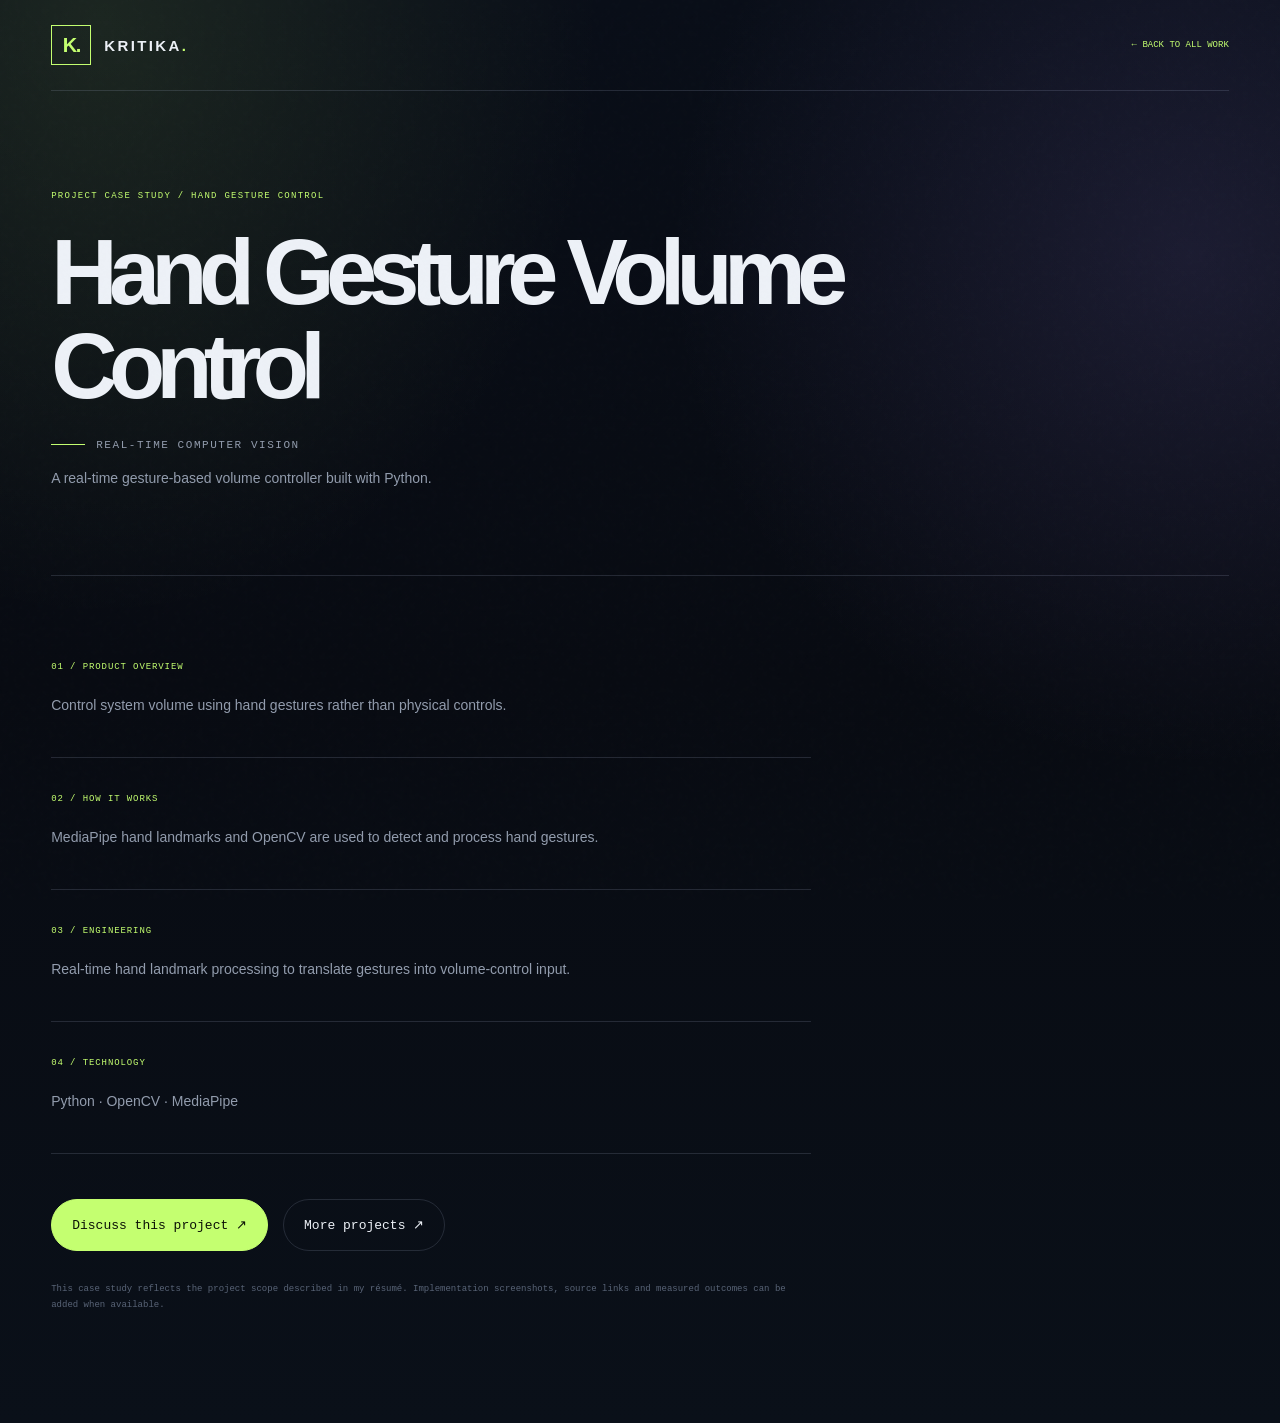
<file: projects/hand-gesture-control.html>
<!doctype html>
<html lang="en"><head><meta charset="utf-8"><meta name="viewport" content="width=device-width, initial-scale=1"><meta name="description" content="A real-time gesture-based volume controller built with Python."><meta property="og:title" content="Hand Gesture Volume Control — Kritika"><meta property="og:description" content="A real-time gesture-based volume controller built with Python."><meta name="author" content="Kritika"><title>Hand Gesture Volume Control — Kritika</title><link rel="icon" href="../assets/favicon.svg"><link rel="stylesheet" href="../styles.css"><style>
.case-page{min-height:100vh}.case-nav{padding:25px 0;border-bottom:1px solid var(--line);display:flex;justify-content:space-between;align-items:center}.back-link{font:9px var(--mono);color:var(--accent);text-decoration:none}.case-hero{padding:100px 0 70px;border-bottom:1px solid var(--line)}.case-hero h1{font-size:clamp(48px,8vw,92px);max-width:900px;line-height:1.02;margin:25px 0}.case-hero p{color:var(--muted);font-size:14px;line-height:1.9;max-width:650px}.case-kicker{font:9px var(--mono);color:var(--accent);letter-spacing:.14em}.case-body{max-width:760px;padding:50px 0 100px}.detail-block{padding:25px 0;border-bottom:1px solid var(--line)}.detail-block span{font:9px var(--mono);color:var(--accent);letter-spacing:.1em}.detail-block p{font-size:14px;line-height:1.9;color:var(--muted)}.case-cta{margin-top:45px;display:flex;gap:15px;flex-wrap:wrap}@media(max-width:700px){.case-hero{padding:65px 0 45px}.case-body{padding:30px 0 70px}}
</style></head><body><div class="noise"></div><div class="section-shell case-page"><div class="case-nav"><a class="brand" href="../index.html"><span class="brand-mark">K.</span><span>KRITIKA<span class="brand-dot">.</span></span></a><a class="back-link" href="../index.html#work">← BACK TO ALL WORK</a></div><header class="case-hero"><div class="case-kicker">PROJECT CASE STUDY / HAND GESTURE CONTROL</div><h1>Hand Gesture Volume Control</h1><div class="eyebrow"><span class="eyebrow-line"></span>REAL-TIME COMPUTER VISION</div><p>A real-time gesture-based volume controller built with Python.</p></header><main class="case-body"><section class="detail-block"><span>01 / PRODUCT OVERVIEW</span><p>Control system volume using hand gestures rather than physical controls.</p></section><section class="detail-block"><span>02 / HOW IT WORKS</span><p>MediaPipe hand landmarks and OpenCV are used to detect and process hand gestures.</p></section><section class="detail-block"><span>03 / ENGINEERING</span><p>Real-time hand landmark processing to translate gestures into volume-control input.</p></section><section class="detail-block"><span>04 / TECHNOLOGY</span><p>Python · OpenCV · MediaPipe</p></section><div class="case-cta"><a class="btn btn-primary" href="mailto:kritika.bti@gmail.com?subject=Let's%20discuss%20Hand%20Gesture%20Volume%20Control">Discuss this project ↗</a><a class="btn btn-ghost" href="../index.html#work">More projects ↗</a></div><p style="font:9px var(--mono);color:var(--faint);line-height:1.8;margin-top:30px">This case study reflects the project scope described in my résumé. Implementation screenshots, source links and measured outcomes can be added when available.</p></main></div></body></html>
</file>
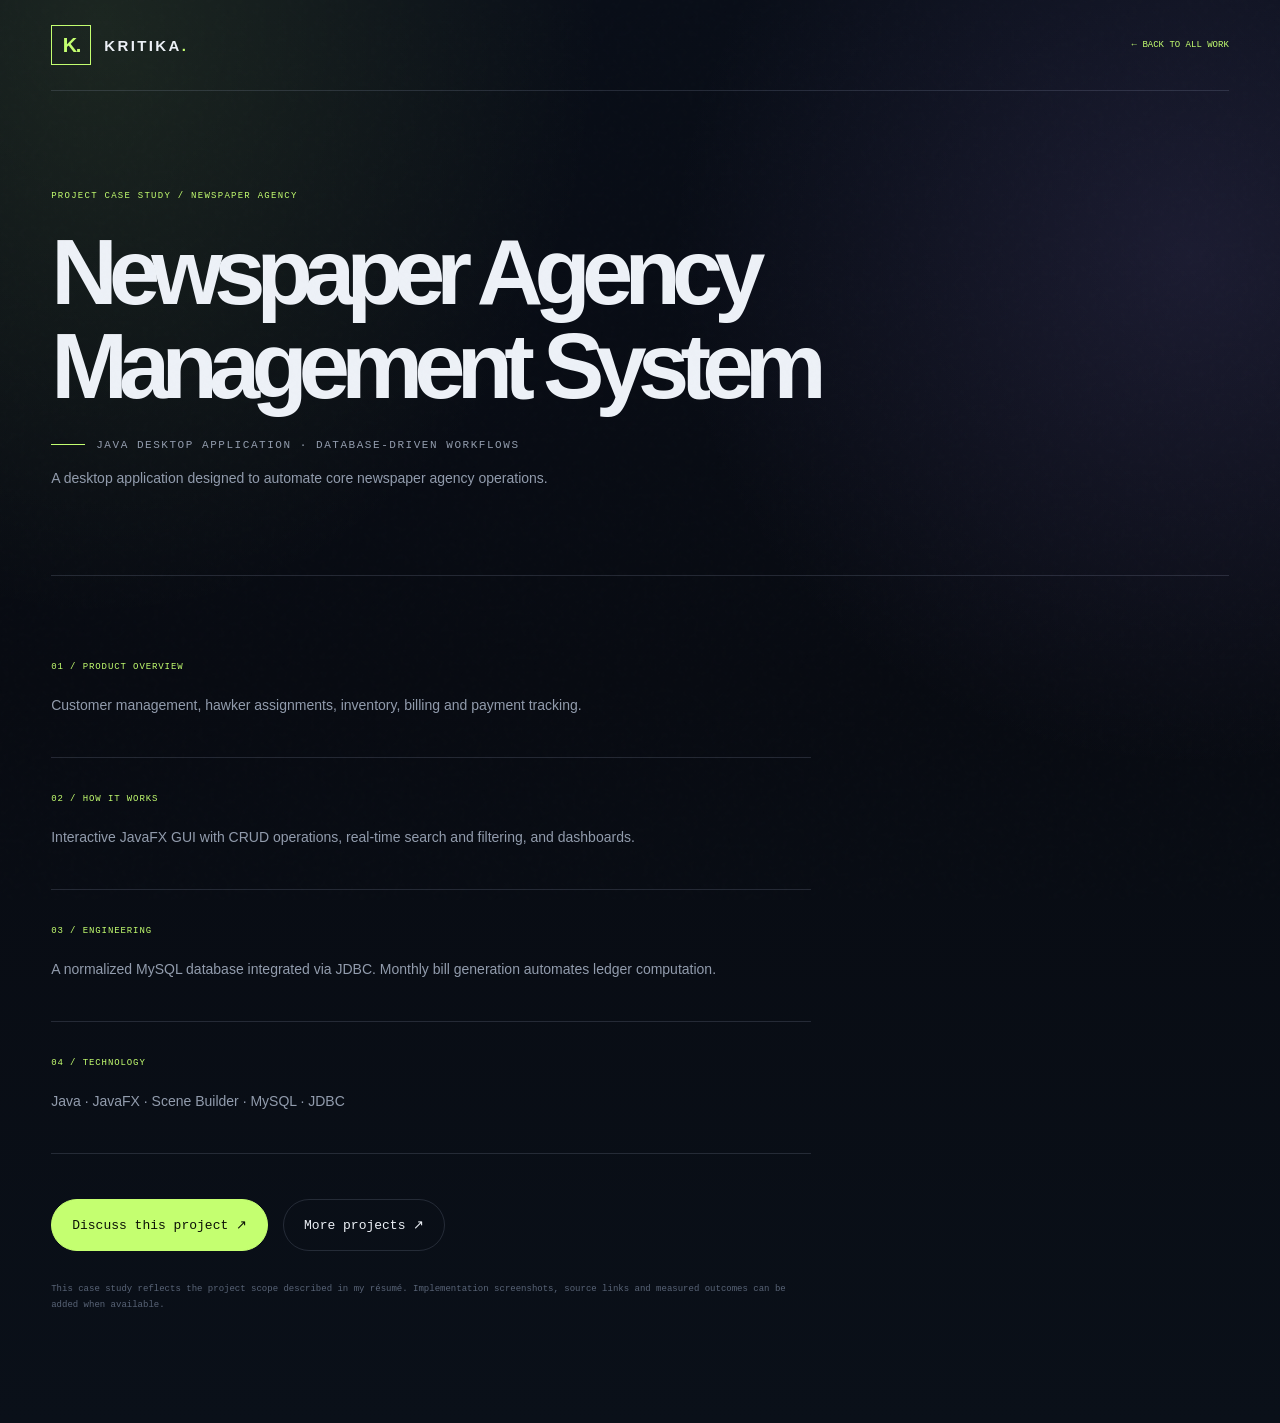
<file: projects/newspaper-agency.html>
<!doctype html>
<html lang="en"><head><meta charset="utf-8"><meta name="viewport" content="width=device-width, initial-scale=1"><meta name="description" content="A desktop application designed to automate core newspaper agency operations."><meta property="og:title" content="Newspaper Agency Management System — Kritika"><meta property="og:description" content="A desktop application designed to automate core newspaper agency operations."><meta name="author" content="Kritika"><title>Newspaper Agency Management System — Kritika</title><link rel="icon" href="../assets/favicon.svg"><link rel="stylesheet" href="../styles.css"><style>
.case-page{min-height:100vh}.case-nav{padding:25px 0;border-bottom:1px solid var(--line);display:flex;justify-content:space-between;align-items:center}.back-link{font:9px var(--mono);color:var(--accent);text-decoration:none}.case-hero{padding:100px 0 70px;border-bottom:1px solid var(--line)}.case-hero h1{font-size:clamp(48px,8vw,92px);max-width:900px;line-height:1.02;margin:25px 0}.case-hero p{color:var(--muted);font-size:14px;line-height:1.9;max-width:650px}.case-kicker{font:9px var(--mono);color:var(--accent);letter-spacing:.14em}.case-body{max-width:760px;padding:50px 0 100px}.detail-block{padding:25px 0;border-bottom:1px solid var(--line)}.detail-block span{font:9px var(--mono);color:var(--accent);letter-spacing:.1em}.detail-block p{font-size:14px;line-height:1.9;color:var(--muted)}.case-cta{margin-top:45px;display:flex;gap:15px;flex-wrap:wrap}@media(max-width:700px){.case-hero{padding:65px 0 45px}.case-body{padding:30px 0 70px}}
</style></head><body><div class="noise"></div><div class="section-shell case-page"><div class="case-nav"><a class="brand" href="../index.html"><span class="brand-mark">K.</span><span>KRITIKA<span class="brand-dot">.</span></span></a><a class="back-link" href="../index.html#work">← BACK TO ALL WORK</a></div><header class="case-hero"><div class="case-kicker">PROJECT CASE STUDY / NEWSPAPER AGENCY</div><h1>Newspaper Agency Management System</h1><div class="eyebrow"><span class="eyebrow-line"></span>JAVA DESKTOP APPLICATION · DATABASE-DRIVEN WORKFLOWS</div><p>A desktop application designed to automate core newspaper agency operations.</p></header><main class="case-body"><section class="detail-block"><span>01 / PRODUCT OVERVIEW</span><p>Customer management, hawker assignments, inventory, billing and payment tracking.</p></section><section class="detail-block"><span>02 / HOW IT WORKS</span><p>Interactive JavaFX GUI with CRUD operations, real-time search and filtering, and dashboards.</p></section><section class="detail-block"><span>03 / ENGINEERING</span><p>A normalized MySQL database integrated via JDBC. Monthly bill generation automates ledger computation.</p></section><section class="detail-block"><span>04 / TECHNOLOGY</span><p>Java · JavaFX · Scene Builder · MySQL · JDBC</p></section><div class="case-cta"><a class="btn btn-primary" href="mailto:kritika.bti@gmail.com?subject=Let's%20discuss%20Newspaper%20Agency%20Management%20System">Discuss this project ↗</a><a class="btn btn-ghost" href="../index.html#work">More projects ↗</a></div><p style="font:9px var(--mono);color:var(--faint);line-height:1.8;margin-top:30px">This case study reflects the project scope described in my résumé. Implementation screenshots, source links and measured outcomes can be added when available.</p></main></div></body></html>
</file>
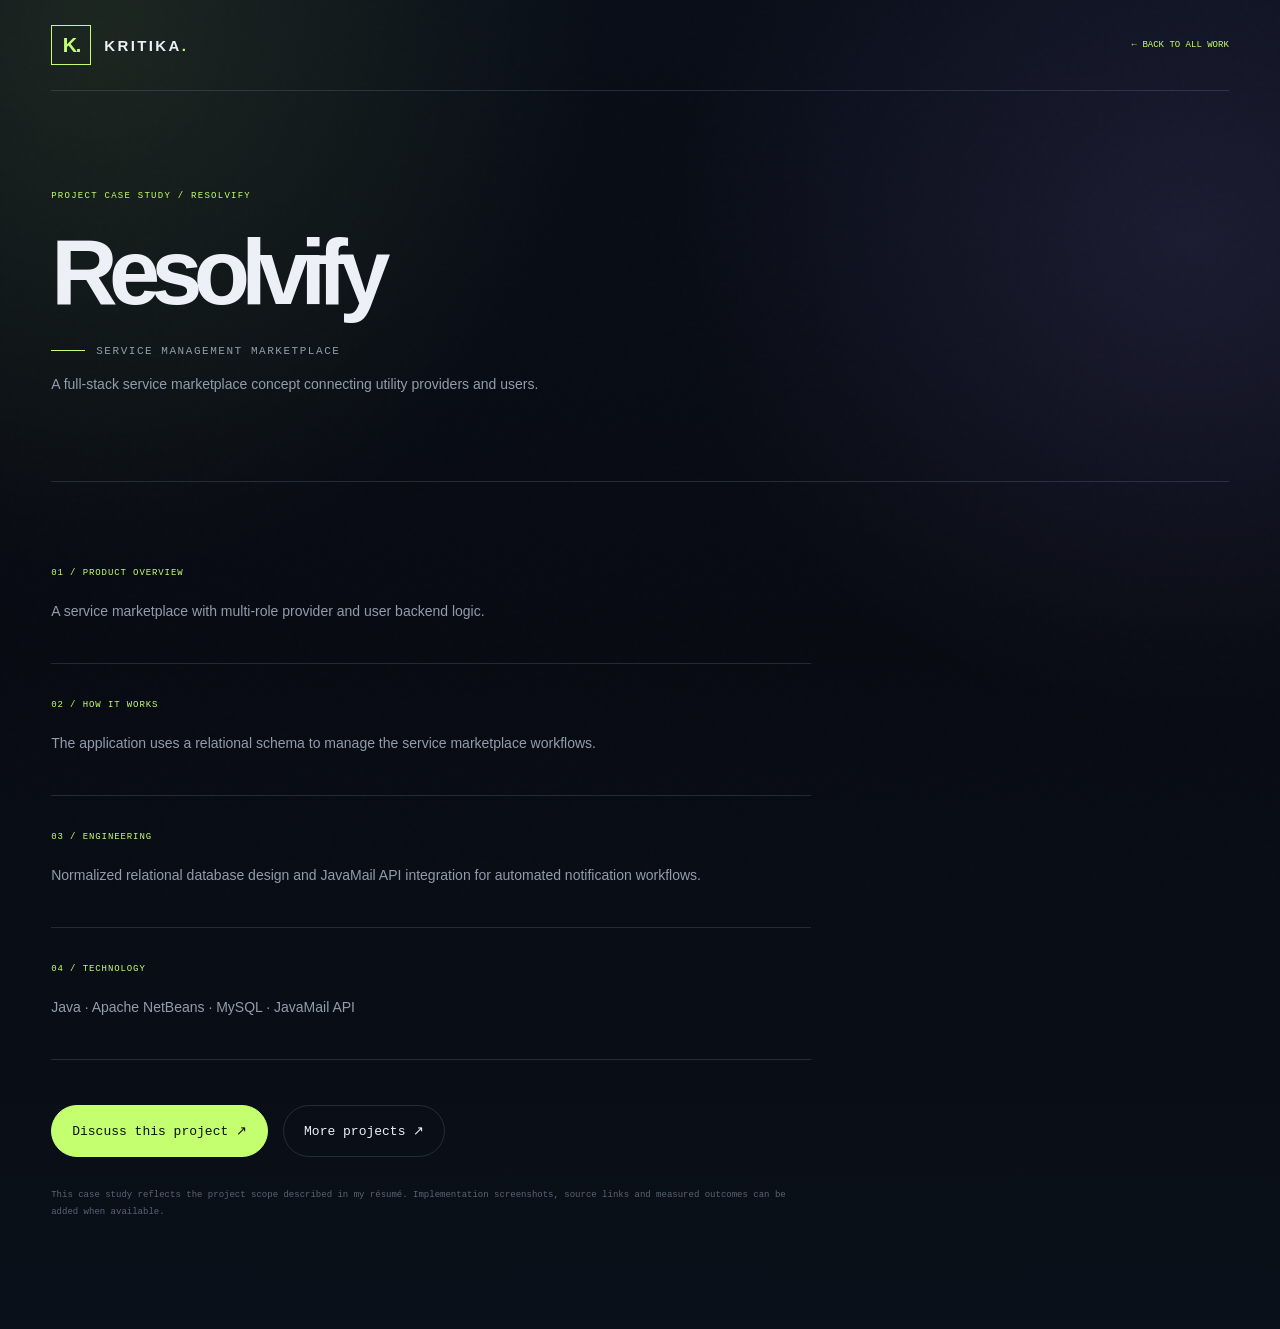
<file: projects/resolvify.html>
<!doctype html>
<html lang="en"><head><meta charset="utf-8"><meta name="viewport" content="width=device-width, initial-scale=1"><meta name="description" content="A full-stack service marketplace concept connecting utility providers and users."><meta property="og:title" content="Resolvify — Kritika"><meta property="og:description" content="A full-stack service marketplace concept connecting utility providers and users."><meta name="author" content="Kritika"><title>Resolvify — Kritika</title><link rel="icon" href="../assets/favicon.svg"><link rel="stylesheet" href="../styles.css"><style>
.case-page{min-height:100vh}.case-nav{padding:25px 0;border-bottom:1px solid var(--line);display:flex;justify-content:space-between;align-items:center}.back-link{font:9px var(--mono);color:var(--accent);text-decoration:none}.case-hero{padding:100px 0 70px;border-bottom:1px solid var(--line)}.case-hero h1{font-size:clamp(48px,8vw,92px);max-width:900px;line-height:1.02;margin:25px 0}.case-hero p{color:var(--muted);font-size:14px;line-height:1.9;max-width:650px}.case-kicker{font:9px var(--mono);color:var(--accent);letter-spacing:.14em}.case-body{max-width:760px;padding:50px 0 100px}.detail-block{padding:25px 0;border-bottom:1px solid var(--line)}.detail-block span{font:9px var(--mono);color:var(--accent);letter-spacing:.1em}.detail-block p{font-size:14px;line-height:1.9;color:var(--muted)}.case-cta{margin-top:45px;display:flex;gap:15px;flex-wrap:wrap}@media(max-width:700px){.case-hero{padding:65px 0 45px}.case-body{padding:30px 0 70px}}
</style></head><body><div class="noise"></div><div class="section-shell case-page"><div class="case-nav"><a class="brand" href="../index.html"><span class="brand-mark">K.</span><span>KRITIKA<span class="brand-dot">.</span></span></a><a class="back-link" href="../index.html#work">← BACK TO ALL WORK</a></div><header class="case-hero"><div class="case-kicker">PROJECT CASE STUDY / RESOLVIFY</div><h1>Resolvify</h1><div class="eyebrow"><span class="eyebrow-line"></span>SERVICE MANAGEMENT MARKETPLACE</div><p>A full-stack service marketplace concept connecting utility providers and users.</p></header><main class="case-body"><section class="detail-block"><span>01 / PRODUCT OVERVIEW</span><p>A service marketplace with multi-role provider and user backend logic.</p></section><section class="detail-block"><span>02 / HOW IT WORKS</span><p>The application uses a relational schema to manage the service marketplace workflows.</p></section><section class="detail-block"><span>03 / ENGINEERING</span><p>Normalized relational database design and JavaMail API integration for automated notification workflows.</p></section><section class="detail-block"><span>04 / TECHNOLOGY</span><p>Java · Apache NetBeans · MySQL · JavaMail API</p></section><div class="case-cta"><a class="btn btn-primary" href="mailto:kritika.bti@gmail.com?subject=Let's%20discuss%20Resolvify">Discuss this project ↗</a><a class="btn btn-ghost" href="../index.html#work">More projects ↗</a></div><p style="font:9px var(--mono);color:var(--faint);line-height:1.8;margin-top:30px">This case study reflects the project scope described in my résumé. Implementation screenshots, source links and measured outcomes can be added when available.</p></main></div></body></html>
</file>
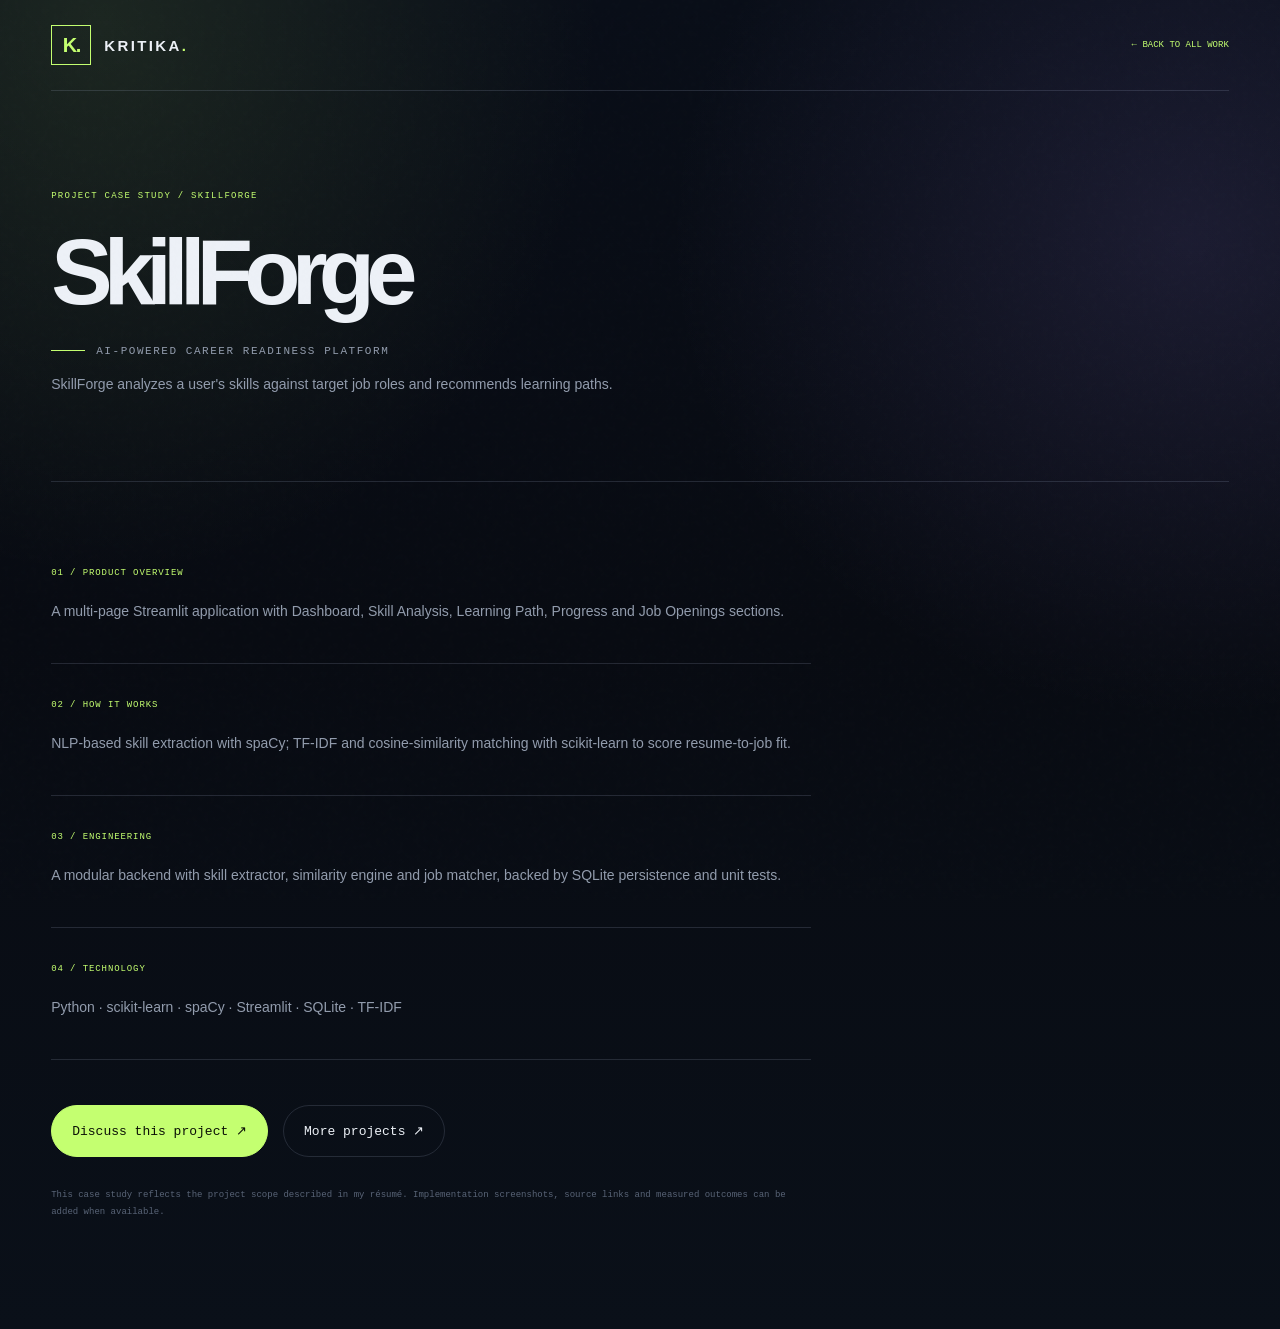
<file: projects/skillforge.html>
<!doctype html>
<html lang="en"><head><meta charset="utf-8"><meta name="viewport" content="width=device-width, initial-scale=1"><meta name="description" content="SkillForge analyzes a user's skills against target job roles and recommends learning paths."><meta property="og:title" content="SkillForge — Kritika"><meta property="og:description" content="SkillForge analyzes a user's skills against target job roles and recommends learning paths."><meta name="author" content="Kritika"><title>SkillForge — Kritika</title><link rel="icon" href="../assets/favicon.svg"><link rel="stylesheet" href="../styles.css"><style>
.case-page{min-height:100vh}.case-nav{padding:25px 0;border-bottom:1px solid var(--line);display:flex;justify-content:space-between;align-items:center}.back-link{font:9px var(--mono);color:var(--accent);text-decoration:none}.case-hero{padding:100px 0 70px;border-bottom:1px solid var(--line)}.case-hero h1{font-size:clamp(48px,8vw,92px);max-width:900px;line-height:1.02;margin:25px 0}.case-hero p{color:var(--muted);font-size:14px;line-height:1.9;max-width:650px}.case-kicker{font:9px var(--mono);color:var(--accent);letter-spacing:.14em}.case-body{max-width:760px;padding:50px 0 100px}.detail-block{padding:25px 0;border-bottom:1px solid var(--line)}.detail-block span{font:9px var(--mono);color:var(--accent);letter-spacing:.1em}.detail-block p{font-size:14px;line-height:1.9;color:var(--muted)}.case-cta{margin-top:45px;display:flex;gap:15px;flex-wrap:wrap}@media(max-width:700px){.case-hero{padding:65px 0 45px}.case-body{padding:30px 0 70px}}
</style></head><body><div class="noise"></div><div class="section-shell case-page"><div class="case-nav"><a class="brand" href="../index.html"><span class="brand-mark">K.</span><span>KRITIKA<span class="brand-dot">.</span></span></a><a class="back-link" href="../index.html#work">← BACK TO ALL WORK</a></div><header class="case-hero"><div class="case-kicker">PROJECT CASE STUDY / SKILLFORGE</div><h1>SkillForge</h1><div class="eyebrow"><span class="eyebrow-line"></span>AI-POWERED CAREER READINESS PLATFORM</div><p>SkillForge analyzes a user's skills against target job roles and recommends learning paths.</p></header><main class="case-body"><section class="detail-block"><span>01 / PRODUCT OVERVIEW</span><p>A multi-page Streamlit application with Dashboard, Skill Analysis, Learning Path, Progress and Job Openings sections.</p></section><section class="detail-block"><span>02 / HOW IT WORKS</span><p>NLP-based skill extraction with spaCy; TF-IDF and cosine-similarity matching with scikit-learn to score resume-to-job fit.</p></section><section class="detail-block"><span>03 / ENGINEERING</span><p>A modular backend with skill extractor, similarity engine and job matcher, backed by SQLite persistence and unit tests.</p></section><section class="detail-block"><span>04 / TECHNOLOGY</span><p>Python · scikit-learn · spaCy · Streamlit · SQLite · TF-IDF</p></section><div class="case-cta"><a class="btn btn-primary" href="mailto:kritika.bti@gmail.com?subject=Let's%20discuss%20SkillForge">Discuss this project ↗</a><a class="btn btn-ghost" href="../index.html#work">More projects ↗</a></div><p style="font:9px var(--mono);color:var(--faint);line-height:1.8;margin-top:30px">This case study reflects the project scope described in my résumé. Implementation screenshots, source links and measured outcomes can be added when available.</p></main></div></body></html>
</file>
<file: styles.css>
:root{--bg:#080b12;--panel:#0d121d;--panel2:#111827;--text:#edf1f7;--muted:#929cad;--faint:#596477;--line:rgba(179,195,220,.13);--accent:#b7f36b;--accent2:#a78bfa;--mono:'DM Mono',monospace;--display:'Space Grotesk',sans-serif;--body:'Manrope',sans-serif;--max:1200px}
*{box-sizing:border-box}html{scroll-behavior:smooth;scroll-padding-top:90px}body{margin:0;background:var(--bg);color:var(--text);font-family:var(--body);overflow-x:hidden}body.light{--bg:#f3f5f2;--panel:#fff;--panel2:#e9eee9;--text:#101713;--muted:#59645e;--faint:#8a958e;--line:rgba(16,35,24,.14);--accent:#588c1d;--accent2:#7152c8}.noise{position:fixed;inset:0;pointer-events:none;z-index:10;opacity:.025;background-image:url("data:image/svg+xml,%3Csvg viewBox='0 0 180 180' xmlns='http://www.w3.org/2000/svg'%3E%3Cfilter id='n'%3E%3CfeTurbulence type='fractalNoise' baseFrequency='.9' numOctaves='3' stitchTiles='stitch'/%3E%3C/filter%3E%3Crect width='100%25' height='100%25' filter='url(%23n)' opacity='.5'/%3E%3C/svg%3E")}.scroll-progress{position:fixed;z-index:30;top:0;left:0;height:2px;width:0;background:var(--accent)}
.topbar{height:82px;padding:0 max(5vw,24px);display:flex;align-items:center;justify-content:space-between;border-bottom:1px solid var(--line);position:sticky;top:0;background:color-mix(in srgb,var(--bg) 88%,transparent);backdrop-filter:blur(18px);z-index:20}.brand{display:flex;gap:11px;align-items:center;text-decoration:none;color:var(--text);font:700 13px var(--display);letter-spacing:.16em}.brand-mark{display:grid;place-items:center;width:34px;height:34px;border:1px solid var(--accent);color:var(--accent);font:700 17px var(--display);letter-spacing:-.08em}.brand-dot,.hero-period{color:var(--accent)}.nav{display:flex;gap:34px}.nav a,.footer-links a{font:11px var(--mono);color:var(--muted);text-decoration:none;transition:.2s}.nav a:hover,.footer-links a:hover{color:var(--accent)}.top-actions{display:flex;align-items:center;gap:17px}.availability{font:9px var(--mono);letter-spacing:.08em;color:var(--muted)}.availability i,.live-dot,.profile-footer i{display:inline-block;width:6px;height:6px;border-radius:50%;background:var(--accent);margin-right:7px;box-shadow:0 0 12px var(--accent)}.icon-btn,.menu-btn{background:none;border:1px solid var(--line);color:var(--text);width:34px;height:34px;cursor:pointer}.contact-pill{font:10px var(--mono);text-decoration:none;color:var(--bg);background:var(--accent);padding:12px 17px}.contact-pill span{margin-left:12px}.menu-btn{display:none}
.section-shell{max-width:var(--max);width:90%;margin:0 auto}.hero{min-height:680px;display:flex;align-items:center;position:relative;padding:85px 0 110px}.hero-grid{display:grid;grid-template-columns:1.08fr .92fr;gap:45px;width:100%;align-items:center}.eyebrow{font:10px var(--mono);letter-spacing:.16em;color:var(--muted);display:flex;align-items:center;gap:11px}.eyebrow-line{width:28px;height:1px;background:var(--accent);display:inline-block}.hero-kicker{margin:42px 0 8px;font-size:17px;color:var(--muted);letter-spacing:-.03em}.hero-kicker span{color:var(--accent)}h1{font:700 clamp(76px,10vw,142px)/.91 var(--display);letter-spacing:-.095em;margin:0}.name-gradient{background:linear-gradient(110deg,var(--text) 15%,var(--accent) 82%);-webkit-background-clip:text;background-clip:text;color:transparent}.hero-bottom{display:flex;align-items:flex-end;gap:30px;margin-top:34px}.hero-description{max-width:300px;color:var(--muted);font-size:13px;line-height:1.9;margin:0}.hero-buttons{display:flex;gap:10px;flex-wrap:wrap}.btn{display:inline-flex;align-items:center;gap:25px;text-decoration:none;font:10px var(--mono);padding:15px 17px;transition:.25s}.btn-primary{background:var(--accent);color:#0b1106;border:1px solid var(--accent)}.btn-primary:hover{transform:translateY(-3px);box-shadow:0 9px 30px color-mix(in srgb,var(--accent) 20%,transparent)}.btn-ghost{border:1px solid var(--line);color:var(--text)}.btn-ghost:hover{border-color:var(--accent);color:var(--accent)}.hero-meta{display:flex;align-items:center;gap:17px;margin-top:52px;font:9px var(--mono);letter-spacing:.08em;color:var(--faint)}.hero-meta b{color:var(--accent);font-weight:400}.meta-separator{height:13px;width:1px;background:var(--line)}.live-clock{margin-left:auto;color:var(--muted)}.hero-visual{min-height:490px;display:grid;place-items:center;position:relative}.visual-card{width:min(360px,78%);padding:17px 21px 15px;background:linear-gradient(145deg,#151e2d,#0b101a);border:1px solid rgba(180,205,230,.2);box-shadow:0 30px 100px #0008;position:relative;z-index:2;transform:rotate(2deg)}body.light .visual-card{background:linear-gradient(145deg,#fff,#e6eee7)}.visual-card-top{display:flex;justify-content:space-between;color:#728096;font:8px var(--mono);letter-spacing:.1em}.window-dots{color:#6c7d8e;letter-spacing:2px}.avatar-wrap{height:150px;display:grid;place-items:center;position:relative;margin-top:18px}.avatar-ring{position:absolute;width:132px;height:132px;border:1px solid #b7f36b66;border-radius:50%;box-shadow:0 0 45px #b7f36b12,inset 0 0 40px #b7f36b0a}.avatar-ring:before,.avatar-ring:after{content:"";position:absolute;border:1px dashed #b7f36b55;border-radius:50%;inset:10px}.avatar-ring:after{inset:-12px;border-color:#a78bfa55}.avatar-monogram{font:700 80px var(--display);letter-spacing:-.1em;color:#e8f4dd;text-shadow:0 0 30px #b7f36b55}.avatar-monogram span{color:var(--accent)}.visual-card-name{text-align:center;font:600 20px var(--display)}.visual-card-role{text-align:center;color:#8390a1;font:9px var(--mono);margin-top:4px}.visual-divider{height:1px;background:#ffffff1a;margin:20px 0}.terminal-line{font:10px var(--mono);line-height:1.9;color:#9ba8b8}.terminal-line span{color:#b7f36b}.terminal-line .terminal-green{color:#a78bfa}.terminal-line.indent{padding-left:18px}.cursor{animation:blink 1s steps(2) infinite}.profile-footer{border-top:1px solid #ffffff1a;margin-top:17px;padding-top:12px;display:flex;justify-content:space-between;color:#8190a1;font:7px var(--mono);letter-spacing:.08em}.profile-footer i{width:5px;height:5px}.orbit{position:absolute;border:1px solid var(--line);border-radius:50%;width:430px;height:430px}.orbit-two{width:510px;height:510px;border-style:dashed;opacity:.5}.visual-cross{position:absolute;color:var(--accent);font:22px var(--mono)}.cross-a{top:50px;right:20px}.cross-b{bottom:50px;left:5px;color:var(--accent2)}.floating-chip{position:absolute;z-index:3;display:flex;align-items:center;gap:10px;padding:12px 14px;background:var(--panel);border:1px solid var(--line);box-shadow:0 10px 40px #0005;font:8px/1.6 var(--mono);letter-spacing:.07em;color:var(--muted)}.floating-chip b{color:var(--text);font-weight:500}.chip-icon{font-size:21px;color:var(--accent)}.chip-icon.purple{color:var(--accent2)}.chip-top{top:80px;left:0;transform:rotate(-5deg)}.chip-bottom{bottom:75px;right:0;transform:rotate(4deg)}.visual-coordinate{position:absolute;bottom:13px;right:3px;font:8px var(--mono);color:var(--faint);letter-spacing:.1em}.hero-scroll{position:absolute;bottom:25px;left:0;display:flex;align-items:center;gap:16px;font:8px var(--mono);letter-spacing:.15em;color:var(--faint)}.scroll-track{width:75px;height:1px;background:var(--line);overflow:hidden}.scroll-track i{display:block;width:30px;height:1px;background:var(--accent);animation:scroll 2s infinite}
.ticker{border-top:1px solid var(--line);border-bottom:1px solid var(--line);overflow:hidden;background:var(--panel)}.ticker-track{display:flex;align-items:center;justify-content:space-around;gap:42px;white-space:nowrap;padding:19px 0;min-width:1200px;animation:ticker 35s linear infinite}.ticker-track span{font:10px var(--mono);letter-spacing:.14em;color:var(--muted)}.ticker-track b{font-size:12px;color:var(--accent);font-weight:400}
.section-pad{padding-top:125px;padding-bottom:125px}.section-heading{display:flex;justify-content:space-between;align-items:flex-end;gap:30px;margin-bottom:60px}.section-heading h2{font:600 clamp(39px,5vw,64px)/1.08 var(--display);letter-spacing:-.07em;margin:22px 0 0}.serif-italic{font-family:Georgia,serif;font-style:italic;font-weight:400;color:var(--accent);letter-spacing:-.06em}.section-heading>p{max-width:330px;color:var(--muted);font-size:12px;line-height:1.9;margin:0 0 5px}.work-toolbar{display:flex;justify-content:space-between;align-items:center;border-top:1px solid var(--line);padding:18px 0;margin-bottom:20px}.mono-label{font:9px var(--mono);letter-spacing:.12em;color:var(--faint)}.filters{display:flex;gap:6px}.filter{background:none;border:1px solid transparent;padding:9px 12px;color:var(--muted);font:9px var(--mono);cursor:pointer}.filter.active,.filter:hover{border-color:var(--line);color:var(--accent);background:var(--panel)}.filter sup{font-size:7px;color:var(--faint);margin-left:3px}.project-grid{display:grid;grid-template-columns:1fr 1fr;gap:22px}.project-card{background:var(--panel);border:1px solid var(--line);transition:transform .3s,border-color .3s;min-width:0}.project-card:hover{transform:translateY(-5px);border-color:#b7f36b66}.project-card.hidden{display:none}.project-featured{grid-column:span 2;display:grid;grid-template-columns:1.03fr .97fr}.project-art{height:270px;position:relative;overflow:hidden;display:grid;place-items:center;background:#101b25}.project-featured .project-art{height:100%;min-height:340px}.art-index{position:absolute;right:17px;bottom:13px;font:10px var(--mono);color:#ffffff66}.art-label{position:absolute;top:20px;left:22px;font:8px var(--mono);letter-spacing:.14em;color:#c4d3d5aa}.art-skillforge{background:radial-gradient(ellipse at 50% 48%,#213c35,#101b25 65%)}.art-grid{position:absolute;inset:0;background-image:linear-gradient(#a6e8b01a 1px,transparent 1px),linear-gradient(90deg,#a6e8b01a 1px,transparent 1px);background-size:34px 34px;mask-image:linear-gradient(transparent,#000,transparent)}.art-orb{position:absolute;width:260px;height:260px;border-radius:50%;background:radial-gradient(circle at 35% 30%,#d5ff9c,#5da779 20%,#1d564d 49%,#132a34 72%);box-shadow:0 0 90px #85e9a344;opacity:.6;filter:blur(1px)}.skill-ui{z-index:1;width:210px;background:#0a1318dd;border:1px solid #a8d5b144;padding:17px;box-shadow:0 15px 50px #0008;transform:rotate(-4deg)}.skill-ui-head{display:flex;justify-content:space-between;color:#a9c4b8;font:8px var(--mono)}.skill-ui-head b{font-size:19px;color:#b7f36b}.skill-meter,.volume-ui>div{height:4px;background:#ffffff22;margin:12px 0}.skill-meter i{display:block;width:87%;height:100%;background:#b7f36b}.skill-tags{display:flex;gap:5px}.skill-tags span{font:7px var(--mono);padding:4px 6px;background:#ffffff12;color:#c9e2d4}.skill-bars{display:flex;gap:5px;height:42px;align-items:end;margin-top:12px}.skill-bars i{width:25%;background:#8fbd89;height:40%}.skill-bars i:nth-child(2){height:70%}.skill-bars i:nth-child(3){height:95%}.skill-bars i:nth-child(4){height:62%}.art-newspaper{background:radial-gradient(ellipse at 50% 50%,#44362b,#1a1b20 70%)}.paper{position:relative;width:180px;height:220px;background:#e6ddc7;color:#24231e;padding:14px;box-shadow:12px 15px 35px #0008;transform:rotate(5deg)}.paper-head{font:700 9px Georgia;letter-spacing:.15em}.paper-rule{height:2px;background:#24231e;margin:7px 0}.paper-big{font:700 28px/.92 Georgia;letter-spacing:-.06em}.paper-columns{display:flex;gap:5px;margin-top:13px}.paper-columns i{height:45px;flex:1;background:repeating-linear-gradient(#8a867c 0 1px,transparent 1px 5px)}.paper-stamp{position:absolute;right:9px;bottom:10px;border:1px solid #b35d3c;color:#b35d3c;padding:4px;font:7px var(--mono);transform:rotate(-8deg)}.art-resolvify{background:radial-gradient(ellipse at 50% 50%,#28234a,#121522 72%)}.network{width:230px;height:165px;position:relative;background:radial-gradient(ellipse,#a78bfa12,transparent 70%)}.network:before,.network:after{content:"";position:absolute;inset:22px 30px;border:1px solid #a78bfa66;border-radius:50%;transform:rotate(30deg)}.network:after{transform:rotate(-30deg)}.network b{position:absolute;left:calc(50% - 23px);top:calc(50% - 23px);width:46px;height:46px;border-radius:50%;display:grid;place-items:center;background:#a78bfa;color:#141126;font:700 23px var(--display);box-shadow:0 0 35px #a78bfa88}.network i{position:absolute;width:10px;height:10px;border-radius:50%;background:#c8b9ff;box-shadow:0 0 15px #a78bfa;z-index:1}.network i:nth-child(1){left:25px;top:42px}.network i:nth-child(2){right:25px;top:42px}.network i:nth-child(3){left:12px;bottom:30px}.network i:nth-child(4){right:12px;bottom:30px}.network i:nth-child(5){left:50%;top:0}.network i:nth-child(6){left:50%;bottom:0}.network-caption{position:absolute;bottom:25px;text-align:center;font:8px/1.7 var(--mono);letter-spacing:.15em;color:#bdb2ed}.art-gesture{background:radial-gradient(ellipse at 50% 45%,#3b3024,#17191c 72%)}.hand-lines{position:relative;display:grid;place-items:center;width:200px;height:175px}.hand-lines span{font-size:95px;filter:grayscale(1);opacity:.88;z-index:2}.hand-wave{position:absolute;width:140px;height:140px;border:1px solid #b7f36b66;border-radius:50%;animation:pulse 3s infinite}.wave-two{width:180px;height:180px;animation-delay:1s}.volume-ui{position:absolute;right:22px;bottom:25px;width:150px;padding:10px;background:#0b1114dd;border:1px solid #b7f36b55;color:#a9b9a5;font:7px var(--mono)}.volume-ui b{float:right;color:var(--accent);font-size:13px}.volume-ui>div{margin:9px 0 0}.volume-ui>div i{display:block;width:72%;height:100%;background:var(--accent)}
.project-info{padding:25px 27px 20px}.project-title-line{display:flex;justify-content:space-between;gap:10px}.project-type{font:8px var(--mono);letter-spacing:.12em;color:var(--accent)}.project-info h3{font:600 22px var(--display);letter-spacing:-.04em;margin:7px 0}.project-info h3 span{font-size:14px;color:var(--accent);opacity:0;transition:.2s}.project-card:hover h3 span{opacity:1}.project-number{font:8px var(--mono);color:var(--faint);padding-top:4px}.project-info>p{font-size:11px;line-height:1.85;color:var(--muted);max-width:510px;margin:11px 0 16px}.tag-row{display:flex;flex-wrap:wrap;gap:6px}.tag-row span{font:8px var(--mono);padding:6px 8px;border:1px solid var(--line);color:var(--muted)}.project-foot{border-top:1px solid var(--line);margin-top:19px;padding-top:14px;display:flex;align-items:center;justify-content:space-between;gap:8px;font:8px var(--mono);letter-spacing:.06em;color:var(--faint)}.text-link{background:none;border:0;color:var(--accent);font:9px var(--mono);cursor:pointer}.project-note{margin-top:28px;border:1px solid var(--line);padding:17px 20px;display:flex;align-items:center;gap:14px}.note-star{color:var(--accent);font-size:20px}.project-note p{font-size:11px;color:var(--muted);margin:0}.project-note a{margin-left:auto;text-decoration:none;color:var(--text);font:10px var(--mono)}.project-note a span{color:var(--accent);margin-left:12px}
.about-section,.journey-section{background:var(--panel);border-top:1px solid var(--line);border-bottom:1px solid var(--line)}.about-layout{display:grid;grid-template-columns:1fr 1fr;gap:90px}.about-statement{position:relative;padding:20px 0 20px 35px}.quote-mark{position:absolute;left:0;top:0;color:var(--accent);font:70px Georgia}.about-statement p{font:500 clamp(21px,2.7vw,32px)/1.55 var(--display);letter-spacing:-.04em;margin:25px 0 30px}.about-statement em{color:var(--accent);font-family:Georgia;font-weight:400}.signature{font:9px var(--mono);letter-spacing:.2em;color:var(--faint)}.about-facts{border-top:1px solid var(--line)}.fact{display:grid;grid-template-columns:45px 1fr;gap:15px;padding:23px 0;border-bottom:1px solid var(--line)}.fact-num{font:10px var(--mono);color:var(--accent)}.fact h3{font:600 15px var(--display);margin:0 0 7px}.fact p{font-size:11px;line-height:1.8;color:var(--muted);margin:0}.stats-row{display:grid;grid-template-columns:repeat(4,1fr);border-top:1px solid var(--line);margin-top:75px;padding-top:30px}.stat{display:flex;flex-direction:column;gap:8px;border-right:1px solid var(--line);padding-left:30px}.stat:first-child{padding-left:0}.stat:last-child{border:0}.stat strong{font:600 42px var(--display);letter-spacing:-.06em;color:var(--accent)}.stat span{font:8px var(--mono);letter-spacing:.1em;color:var(--faint)}
.stack-layout{display:grid;grid-template-columns:.72fr 1.28fr;gap:100px}.stack-big{font:700 clamp(64px,8vw,100px)/.8 var(--display);letter-spacing:-.1em;color:var(--text);position:relative}.stack-big span{color:var(--accent)}.stack-big b{font:400 30px var(--mono);color:var(--accent2);position:absolute;right:20px;bottom:4px}.stack-intro>p{max-width:270px;font-size:12px;line-height:1.9;color:var(--muted);margin:35px 0}.stack-status{font:8px var(--mono);letter-spacing:.08em;color:var(--faint)}.stack-groups{border-top:1px solid var(--line)}.stack-group{padding:21px 0 24px;border-bottom:1px solid var(--line)}.stack-group-head{display:flex;justify-content:space-between;font:8px var(--mono);letter-spacing:.1em;color:var(--faint);margin-bottom:17px}.stack-group-head span:first-child{color:var(--accent)}.stack-items{display:flex;flex-wrap:wrap;gap:8px}.stack-items span{font:10px var(--mono);color:var(--text);border:1px solid var(--line);padding:9px 12px;transition:.2s}.stack-items span:hover{border-color:var(--accent);color:var(--accent);transform:translateY(-2px)}
.timeline{position:relative}.timeline:before{content:"";position:absolute;left:calc(32% + 8px);top:5px;bottom:10px;width:1px;background:var(--line)}.timeline-item{display:grid;grid-template-columns:32% 18px 1fr 35px;gap:20px;position:relative;padding:0 0 50px}.timeline-date{font:9px var(--mono);letter-spacing:.08em;color:var(--faint);padding-top:4px}.timeline-marker{position:relative;z-index:1;width:17px;height:17px;border:1px solid var(--accent);border-radius:50%;display:grid;place-items:center;background:var(--panel)}.timeline-marker i{width:5px;height:5px;border-radius:50%;background:var(--accent)}.timeline-tag{font:8px var(--mono);letter-spacing:.12em;color:var(--accent)}.timeline-content h3{font:600 21px var(--display);letter-spacing:-.04em;margin:8px 0 3px}.timeline-content h4{font:11px var(--mono);font-weight:400;color:var(--accent2);margin:0 0 12px}.timeline-content p{font-size:11px;line-height:1.9;color:var(--muted);max-width:560px;margin:0}.timeline-index{font:9px var(--mono);color:var(--faint)}.recognition{border-top:1px solid var(--line);margin-top:55px;padding-top:45px;display:grid;grid-template-columns:1fr 1fr;gap:70px}.recognition h3{font:600 34px/1.2 var(--display);letter-spacing:-.06em;margin:23px 0}.recognition h3 em{font-family:Georgia;color:var(--accent);font-weight:400}.recognition-list>div{display:flex;align-items:flex-start;gap:17px;padding:15px 0;border-bottom:1px solid var(--line)}.recognition-list>div>span{font:9px var(--mono);color:var(--accent);padding-top:2px}.recognition-list p{margin:0;font-size:11px;line-height:1.7;color:var(--text)}.recognition-list small{display:block;font:8px var(--mono);letter-spacing:.08em;color:var(--faint);margin-top:5px}
.contact-section{padding:100px 0}.contact-card{position:relative;overflow:hidden;background:var(--panel);border:1px solid var(--line);padding:75px 8%;text-align:center}.contact-card .eyebrow{justify-content:center}.contact-card h2{font:600 clamp(48px,7vw,82px)/1.04 var(--display);letter-spacing:-.08em;margin:35px 0 20px}.contact-card>p{font-size:12px;line-height:1.8;color:var(--muted);max-width:460px;margin:0 auto 28px}.contact-main{position:relative;z-index:1;display:inline-flex;align-items:center;gap:35px;background:var(--accent);color:#10170b;text-decoration:none;padding:17px 22px;font:10px var(--mono)}.contact-main:hover{transform:translateY(-3px)}.contact-orbit{position:absolute;width:550px;height:550px;border:1px solid var(--line);border-radius:50%;left:50%;top:50%;transform:translate(-50%,-45%);box-shadow:0 0 0 50px #ffffff03,0 0 0 100px #ffffff02;pointer-events:none}.contact-bottom{display:flex;justify-content:space-between;margin-top:70px;font:8px var(--mono);letter-spacing:.12em;color:var(--faint)}.footer{border-top:1px solid var(--line);padding:25px 0 35px;display:flex;align-items:center;justify-content:space-between;gap:20px}.footer-links{display:flex;gap:24px}.copyright,.back-top{font:8px var(--mono);letter-spacing:.08em;color:var(--faint);text-decoration:none}.back-top:hover{color:var(--accent)}
.case-dialog,.command-dialog{background:var(--panel);color:var(--text);border:1px solid var(--line);box-shadow:0 25px 100px #000b;max-height:85vh}.case-dialog{width:min(600px,92vw);padding:42px}.case-dialog::backdrop,.command-dialog::backdrop{background:#02050bd9;backdrop-filter:blur(8px)}.dialog-close{position:absolute;right:18px;top:12px;background:none;border:0;color:var(--muted);font-size:28px;cursor:pointer}.dialog-eyebrow{font:9px var(--mono);letter-spacing:.12em;color:var(--accent)}.case-dialog h2{font:600 42px var(--display);letter-spacing:-.07em;margin:18px 0}.dialog-summary{font-size:13px;line-height:1.8;color:var(--muted);padding-bottom:20px;border-bottom:1px solid var(--line)}.dialog-block{margin-top:22px}.dialog-block>span{font:8px var(--mono);letter-spacing:.13em;color:var(--accent)}.dialog-block>p{font-size:11px;line-height:1.8;color:var(--muted)}.dialog-disclaimer{font:9px var(--mono);line-height:1.7;color:var(--faint);margin:25px 0}.dialog-contact{margin-top:5px}.command-hint{position:fixed;right:22px;bottom:20px;z-index:15;display:flex;gap:5px;align-items:center;padding:9px 11px;background:var(--panel);border:1px solid var(--line);color:var(--muted);font:8px var(--mono);cursor:pointer;box-shadow:0 5px 25px #0004}.command-hint span{margin-left:7px}.command-hint kbd,.command-search kbd{font:8px var(--mono);padding:3px 5px;border:1px solid var(--line);color:var(--faint)}.command-dialog{width:min(460px,92vw);padding:0}.command-search{display:flex;gap:12px;align-items:center;padding:17px;border-bottom:1px solid var(--line);color:var(--accent)}.command-search input{background:none;border:0;outline:0;color:var(--text);font:12px var(--body);flex:1}.command-list{padding:9px}.command-list button,.command-list a{width:100%;display:flex;align-items:center;gap:12px;padding:12px;background:none;border:0;text-decoration:none;color:var(--text);font:11px var(--body);text-align:left;cursor:pointer}.command-list button:hover,.command-list a:hover{background:var(--panel2);color:var(--accent)}.command-list button>span,.command-list a>span{width:20px;color:var(--accent);font-size:15px}.command-list small{margin-left:auto;font:8px var(--mono);color:var(--faint)}.command-footer{border-top:1px solid var(--line);padding:12px 17px;font:8px var(--mono);letter-spacing:.1em;color:var(--faint)}
.reveal{opacity:0;transform:translateY(22px);transition:opacity .7s ease,transform .7s ease}.reveal.visible{opacity:1;transform:translateY(0)}@keyframes blink{50%{opacity:0}}@keyframes ticker{to{transform:translateX(-50%)}}@keyframes scroll{0%{transform:translateX(-35px)}100%{transform:translateX(80px)}}@keyframes pulse{50%{transform:scale(1.15);opacity:.2}}@media(max-width:900px){.nav{gap:17px}.availability{display:none}.hero-grid{gap:15px}.hero-bottom{display:block}.hero-buttons{margin-top:20px}.hero-description{max-width:390px}.hero-meta{margin-top:35px}.stack-layout{gap:50px}.about-layout{gap:45px}}@media(max-width:700px){.topbar{height:68px;padding:0 5%}.nav{display:none;position:absolute;top:68px;left:0;right:0;background:var(--panel);padding:20px 6%;border-bottom:1px solid var(--line);flex-direction:column}.nav.open{display:flex}.nav a{padding:8px 0}.top-actions{gap:9px}.contact-pill{padding:10px}.menu-btn{display:block}.hero{padding:65px 0 95px;min-height:0}.hero-grid{grid-template-columns:1fr}.hero-kicker{margin-top:35px;font-size:14px}.hero-visual{min-height:430px;margin-top:15px}.visual-card{width:270px}.orbit{width:330px;height:330px}.orbit-two{width:390px;height:390px}.chip-top{left:2%;top:35px}.chip-bottom{right:0;bottom:35px}.hero-meta{font-size:8px;gap:9px}.live-clock{display:none}.section-pad{padding-top:85px;padding-bottom:85px}.section-heading{display:block;margin-bottom:40px}.section-heading>p{margin-top:20px}.project-grid{grid-template-columns:1fr}.project-featured{grid-column:auto;display:block}.project-featured .project-art{min-height:270px;height:270px}.project-info{padding:22px 19px}.project-foot{font-size:7px}.filters{flex-wrap:wrap;justify-content:flex-end}.work-toolbar{align-items:flex-start;gap:12px}.mono-label{max-width:100px;line-height:1.6}.about-layout{grid-template-columns:1fr;gap:35px}.stats-row{grid-template-columns:1fr 1fr;row-gap:25px;margin-top:50px}.stat:nth-child(3){padding-left:0}.stat:nth-child(2){border:0}.stack-layout{grid-template-columns:1fr;gap:45px}.stack-big{font-size:75px}.timeline:before{left:7px}.timeline-item{grid-template-columns:18px 1fr 25px;gap:13px;padding-bottom:38px}.timeline-date{grid-column:2;grid-row:1;padding:0 0 8px}.timeline-marker{grid-column:1;grid-row:1/3}.timeline-content{grid-column:2;grid-row:2}.timeline-index{grid-column:3;grid-row:1}.recognition{grid-template-columns:1fr;gap:10px}.contact-section{padding:60px 0}.contact-card{padding:55px 7%}.contact-bottom{margin-top:50px;font-size:7px}.footer{flex-wrap:wrap}.footer-links{order:3;width:100%;padding-top:12px}.copyright{margin-left:auto}.back-top{display:none}.command-hint{right:12px;bottom:12px}.case-dialog{padding:30px 22px}.project-note{flex-wrap:wrap}.project-note a{margin-left:0;width:100%}}@media(prefers-reduced-motion:reduce){*,*:before,*:after{scroll-behavior:auto!important;animation-duration:.01ms!important;animation-iteration-count:1!important;transition-duration:.01ms!important}.reveal{opacity:1;transform:none}}

/* Live profiles + contact form */
.profiles-panel{margin-top:55px;padding:28px;border:1px solid var(--line);background:var(--panel)}
.profiles-head{display:flex;justify-content:space-between;align-items:flex-end;gap:20px;margin-bottom:25px}
.profiles-head h3{font:600 29px var(--display);letter-spacing:-.06em;margin:12px 0 0}
.profiles-head h3 span{color:var(--accent)}
.api-status{font:8px var(--mono);letter-spacing:.1em;color:var(--muted)}
.api-status i{display:inline-block;width:6px;height:6px;border-radius:50%;background:var(--accent);margin-right:7px}
.api-status.error i{background:#f59e0b}
.profile-metrics{display:grid;grid-template-columns:repeat(4,1fr);border-top:1px solid var(--line);border-bottom:1px solid var(--line)}
.profile-metric{padding:18px 14px 18px 0;border-right:1px solid var(--line);display:flex;flex-direction:column;gap:7px}
.profile-metric:not(:first-child){padding-left:18px}
.profile-metric:last-child{border:0}
.profile-metric>span{font:8px var(--mono);letter-spacing:.08em;color:var(--faint)}
.profile-metric strong{font:600 29px var(--display);color:var(--accent)}
.profile-metric small{font:8px var(--mono);color:var(--faint)}
.github-live{padding-top:22px}
.github-live>div:first-child{display:flex;justify-content:space-between;gap:10px;align-items:center}
.github-note{font:8px var(--mono);color:var(--faint)}
.repo-list{display:grid;grid-template-columns:repeat(3,1fr);gap:10px;margin-top:13px}
.repo-item{border:1px solid var(--line);padding:13px;text-decoration:none;min-width:0;transition:.2s}
.repo-item:hover{border-color:var(--accent);transform:translateY(-2px)}
.repo-item strong{display:block;color:var(--text);font:600 11px var(--display);white-space:nowrap;overflow:hidden;text-overflow:ellipsis}
.repo-item p{font-size:9px;line-height:1.6;color:var(--muted);min-height:30px}
.repo-meta{font:8px var(--mono);color:var(--faint);display:flex;justify-content:space-between;gap:8px}
.repo-placeholder{font:10px var(--mono);color:var(--muted);padding:15px 0;grid-column:1/-1}
.profile-links{display:flex;gap:20px;margin-top:20px}
.profile-links a{font:9px var(--mono);color:var(--accent);text-decoration:none}
.contact-form{position:relative;z-index:1;max-width:620px;margin:28px auto 0;text-align:left}
.contact-form label{display:flex;flex-direction:column;gap:8px;margin-bottom:14px;font:9px var(--mono);letter-spacing:.08em;color:var(--muted)}
.form-row{display:grid;grid-template-columns:1fr 1fr;gap:13px}
.contact-form input,.contact-form textarea{width:100%;padding:13px 14px;background:var(--bg);border:1px solid var(--line);color:var(--text);font:11px var(--body);outline:none;resize:vertical}
.contact-form input:focus,.contact-form textarea:focus{border-color:var(--accent)}
.form-submit-row{display:flex;align-items:center;gap:15px;flex-wrap:wrap}
.form-submit-row .contact-main{border:0;cursor:pointer;font-family:var(--mono)}
.form-submit-row button:disabled{opacity:.6;cursor:wait}
#formStatus{font:8px var(--mono);color:var(--faint)}
.hp-field{position:absolute!important;left:-10000px!important;opacity:0!important}
.text-link[href]{text-decoration:none;display:inline-block}
@media(max-width:700px){.profiles-panel{padding:18px}.profiles-head{display:block}.api-status{display:block;margin-top:13px}.profile-metrics{grid-template-columns:1fr 1fr}.profile-metric:nth-child(2){border-right:0}.profile-metric:nth-child(3){padding-left:0;border-top:1px solid var(--line)}.profile-metric:nth-child(4){border-top:1px solid var(--line)}.repo-list{grid-template-columns:1fr}.github-live>div:first-child{align-items:flex-start;flex-direction:column}.form-row{grid-template-columns:1fr}.profile-links{flex-wrap:wrap}}

/* ==========================================================
   VISUAL REFINEMENT — larger type, calmer hierarchy, richer UI
   ========================================================== */
:root{
  --max:1280px;
  --body-size:16px;
  --surface-glow:rgba(183,243,107,.075);
}
body{font-size:16px;line-height:1.65;background-image:radial-gradient(ellipse at 12% 7%,rgba(87,125,82,.12),transparent 34%),radial-gradient(ellipse at 88% 24%,rgba(117,91,180,.10),transparent 32%)}
body.light{background-image:radial-gradient(ellipse at 12% 7%,rgba(118,170,75,.11),transparent 34%),radial-gradient(ellipse at 88% 24%,rgba(130,105,190,.08),transparent 32%)}
.section-shell{width:min(92%,var(--max))}
.topbar{height:88px;padding-inline:max(4vw,28px)}
.brand{font-size:15px;gap:13px}.brand-mark{width:40px;height:40px;font-size:20px}
.nav{gap:38px}.nav a,.footer-links a{font-size:13px;letter-spacing:.015em}
.availability{font-size:11px}.icon-btn,.menu-btn{width:40px;height:40px;font-size:17px}.contact-pill{font-size:13px;padding:14px 20px}
.eyebrow{font-size:11px;letter-spacing:.14em}.eyebrow-line{width:34px}
.hero{min-height:760px;padding:100px 0 125px}.hero-grid{gap:65px}.hero-kicker{font-size:21px;margin-top:48px}
h1{font-size:clamp(86px,10vw,158px)}
.hero-bottom{gap:34px;margin-top:42px}.hero-description{max-width:390px;font-size:16px;line-height:1.85}
.btn{font-size:13px;padding:17px 20px;gap:30px;border-radius:3px}
.hero-meta{font-size:11px;gap:20px;margin-top:60px}.hero-visual{min-height:540px}
.visual-card{width:min(390px,82%);padding:20px 24px 18px;border-radius:8px}.visual-card-top{font-size:10px}.avatar-wrap{height:165px}.avatar-ring{width:145px;height:145px}.avatar-monogram{font-size:88px}.visual-card-name{font-size:23px}.visual-card-role{font-size:11px}.terminal-line{font-size:12px}.profile-footer{font-size:9px}.floating-chip{font-size:10px;padding:14px 17px;border-radius:6px}.chip-icon{font-size:24px}.chip-top{top:65px}.chip-bottom{bottom:65px}
.ticker-track{padding:23px 0;gap:52px}.ticker-track span{font-size:12px}.ticker-track b{font-size:15px}
.section-pad{padding-top:145px;padding-bottom:145px}.section-heading{gap:50px;margin-bottom:68px}.section-heading h2{font-size:clamp(48px,5.2vw,74px);margin-top:24px}.section-heading>p{max-width:410px;font-size:15px;line-height:1.9}
.work-toolbar{padding:22px 0;margin-bottom:24px}.mono-label{font-size:11px}.filter{font-size:12px;padding:11px 15px;border-radius:4px}.filter sup{font-size:9px}
.project-grid{gap:26px}.project-card{border-radius:9px;overflow:hidden;box-shadow:0 14px 45px rgba(0,0,0,.12)}.project-card:hover{transform:translateY(-8px);box-shadow:0 24px 65px rgba(0,0,0,.24)}.project-art{height:300px}.project-featured .project-art{min-height:390px}.art-label{font-size:10px}.art-index{font-size:12px}
.project-info{padding:30px}.project-type{font-size:10px;letter-spacing:.13em}.project-title-line h3{font-size:clamp(24px,2.4vw,32px)}.project-number{font-size:11px}.project-info>p{font-size:15px;line-height:1.85;max-width:560px}.tag-row{gap:8px}.tag-row span{font-size:11px;padding:7px 10px;border-radius:4px}.project-foot{font-size:10px;margin-top:28px}.text-link{font-size:12px}
.project-note{padding:25px 28px;margin-top:32px;border-radius:8px}.project-note p{font-size:15px}.project-note a{font-size:13px}
.about-layout{gap:90px}.about-statement{padding:35px;border-radius:8px;background:linear-gradient(145deg,var(--panel),color-mix(in srgb,var(--panel) 76%,var(--accent2)));border:1px solid var(--line)}.about-statement p{font-size:clamp(22px,2.3vw,30px);line-height:1.6}.signature{font-size:11px}.fact{gap:20px;margin-bottom:30px}.fact-num{font-size:12px}.fact h3{font-size:19px}.fact p{font-size:15px;line-height:1.8}.stats-row{margin-top:80px;padding-top:32px}.stat strong{font-size:clamp(38px,4vw,54px)}.stat span{font-size:11px;line-height:1.6}
.profiles-panel{margin-top:70px;padding:36px;border-radius:10px;box-shadow:0 18px 55px rgba(0,0,0,.13)}.profiles-head{margin-bottom:30px}.profiles-head h3{font-size:36px}.api-status{font-size:10px}.profile-metric{padding-top:24px;padding-bottom:24px;gap:9px}.profile-metric>span{font-size:10px;line-height:1.5}.profile-metric strong{font-size:38px}.profile-metric small{font:11px/1.5 var(--body);color:var(--muted)}.github-live{padding-top:28px}.github-note{font:11px var(--body)}.repo-list{gap:14px;margin-top:18px}.repo-item{padding:18px;border-radius:6px;background:color-mix(in srgb,var(--panel2) 50%,transparent)}.repo-item strong{font-size:14px}.repo-item p{font-size:12px;line-height:1.7;min-height:42px}.repo-meta{font-size:10px}.repo-placeholder{font:13px var(--body)}.profile-links{gap:24px;margin-top:26px}.profile-links a{font:12px var(--body);font-weight:700}
.stack-layout{gap:90px}.stack-big{font-size:clamp(80px,9vw,120px)}.stack-intro>p{font-size:16px;line-height:1.85}.stack-status{font-size:10px;line-height:1.7}.stack-group{padding:25px 0}.stack-group-head{font-size:11px}.stack-items{gap:10px;margin-top:18px}.stack-items span{font-size:13px;padding:10px 14px;border-radius:5px}
.timeline-item{padding-bottom:62px}.timeline-date{font-size:12px}.timeline-tag{font-size:10px}.timeline-content h3{font-size:27px}.timeline-content h4{font-size:16px}.timeline-content p{font-size:15px;line-height:1.85}.timeline-index{font-size:13px}.recognition{gap:55px;margin-top:70px;padding-top:50px}.recognition h3{font-size:35px}.recognition-list>div{padding:18px 0;gap:20px}.recognition-list>div>span{font-size:12px}.recognition-list p{font-size:15px;line-height:1.65}.recognition-list small{font-size:10px}
.contact-section{padding-top:75px;padding-bottom:75px}.contact-card{padding:90px 8%;border-radius:12px;overflow:hidden;background:radial-gradient(ellipse at 80% 5%,rgba(183,243,107,.10),transparent 35%),var(--panel);border:1px solid var(--line)}.contact-card h2{font-size:clamp(52px,7vw,88px)}.contact-card>p{font-size:16px;line-height:1.8;max-width:540px}.contact-form{max-width:720px;margin-top:38px}.contact-form label{font:12px var(--body);letter-spacing:0;gap:9px}.form-row{gap:18px}.contact-form input,.contact-form textarea{font:15px var(--body);padding:16px 17px;border-radius:5px}.contact-form input::placeholder,.contact-form textarea::placeholder{color:var(--faint)}.contact-main{font-size:13px!important;padding:16px 20px!important;border-radius:4px}.form-submit-row{gap:18px}#formStatus{font:12px var(--body)}.contact-bottom{font-size:10px;margin-top:75px}
.footer{padding:32px 0 42px}.copyright,.back-top{font-size:10px}.footer-links{gap:30px}
.case-dialog{border-radius:10px;padding:48px}.dialog-eyebrow{font-size:10px}.case-dialog h2{font-size:48px}.dialog-summary{font-size:15px;line-height:1.85}.dialog-block>span{font-size:10px}.dialog-block>p{font-size:14px;line-height:1.8}.dialog-disclaimer{font:11px/1.7 var(--body)}.command-hint{font-size:10px;padding:11px 13px;border-radius:6px}.command-hint kbd,.command-search kbd{font-size:10px}.command-search input{font-size:15px}.command-list button,.command-list a{font-size:14px;padding:15px}.command-list small{font-size:10px}.command-footer{font-size:10px}
:focus-visible{outline:2px solid var(--accent);outline-offset:4px}
@media(max-width:900px){
  .hero{min-height:700px}.hero-grid{gap:35px}.hero-description{font-size:15px}.section-heading>p{font-size:14px}.about-layout{gap:45px}.stack-layout{gap:45px}
}
@media(max-width:700px){
  .topbar{height:72px;padding:0 4%}.brand{font-size:13px}.brand-mark{width:36px;height:36px}.nav{top:72px}.nav a{font-size:14px}.contact-pill{font-size:12px;padding:11px 13px}.icon-btn,.menu-btn{width:36px;height:36px}
  .hero{padding:62px 0 95px}.hero-kicker{font-size:17px;margin-top:32px}.hero h1{font-size:clamp(76px,19vw,112px)}.hero-description{font-size:15px;line-height:1.8}.hero-buttons{gap:9px}.btn{font-size:11px;padding:14px 13px;gap:13px}.hero-meta{font-size:9px;flex-wrap:wrap;margin-top:32px}.hero-visual{min-height:410px}.visual-card{width:min(290px,82%)}.floating-chip{font-size:9px;padding:10px 12px}.chip-top{top:28px}.chip-bottom{bottom:26px}.visual-coordinate{font-size:8px}
  .ticker-track{padding:17px 0;gap:34px}.ticker-track span{font-size:10px}
  .section-pad{padding-top:88px;padding-bottom:88px}.section-heading{margin-bottom:38px}.section-heading h2{font-size:clamp(39px,10vw,54px);margin-top:18px}.section-heading>p{font-size:14px;margin-top:17px}.eyebrow{font-size:10px}
  .work-toolbar{display:block}.work-toolbar>.mono-label{display:block;max-width:none;margin-bottom:12px}.filters{justify-content:flex-start;gap:4px}.filter{font-size:11px;padding:9px 10px}.project-grid{gap:18px}.project-featured{display:block}.project-art,.project-featured .project-art{height:250px;min-height:250px}.project-info{padding:22px 19px}.project-title-line h3{font-size:25px}.project-info>p{font-size:14px}.project-foot{font-size:9px;gap:10px;flex-wrap:wrap}.text-link{font-size:11px}.project-note{padding:20px;gap:12px}.project-note p{font-size:13px}
  .about-layout{gap:28px}.about-statement{padding:24px}.about-statement p{font-size:22px}.fact h3{font-size:17px}.fact p{font-size:14px}.stats-row{margin-top:45px;row-gap:25px}.stat strong{font-size:38px}.stat span{font-size:9px}.profiles-panel{padding:20px;margin-top:45px}.profiles-head h3{font-size:29px}.api-status{font-size:9px}.profile-metric{padding:17px 10px 17px 0}.profile-metric:not(:first-child){padding-left:12px}.profile-metric>span{font-size:8px}.profile-metric strong{font-size:31px}.profile-metric small{font-size:10px}.repo-item{padding:15px}.repo-item strong{font-size:13px}.repo-item p{font-size:12px}.profile-links{gap:14px}.profile-links a{font-size:11px}
  .stack-layout{gap:32px}.stack-big{font-size:75px}.stack-intro>p{font-size:14px}.stack-group-head{font-size:9px}.stack-items span{font-size:12px;padding:8px 10px}.timeline-item{padding-bottom:42px}.timeline-date{font-size:10px}.timeline-content h3{font-size:22px}.timeline-content h4{font-size:14px}.timeline-content p{font-size:14px}.recognition{gap:25px;margin-top:45px;padding-top:35px}.recognition h3{font-size:29px}.recognition-list p{font-size:13px}.recognition-list small{font-size:9px}
  .contact-section{padding:35px 0}.contact-card{padding:55px 7%}.contact-card h2{font-size:clamp(42px,11vw,62px)}.contact-card>p{font-size:14px}.contact-form label{font-size:11px}.contact-form input,.contact-form textarea{font-size:14px;padding:14px}.form-row{grid-template-columns:1fr;gap:0}#formStatus{font-size:10px}.contact-bottom{font-size:8px;margin-top:45px}
  .footer{gap:18px}.footer-links{gap:18px}.footer-links a{font-size:12px}.copyright{font-size:8px}.command-hint{font-size:9px}.case-dialog{padding:36px 22px}.case-dialog h2{font-size:37px}
}


/* FINAL POLISH — stronger visual rhythm, clear controls and reliable contact fallback */
:root{--accent:#c4ff70;--accent2:#a78bfa;--line:rgba(179,195,220,.16)}
body{background-image:radial-gradient(ellipse at 8% 2%,rgba(196,255,112,.10),transparent 30%),radial-gradient(ellipse at 93% 18%,rgba(167,139,250,.12),transparent 31%),linear-gradient(180deg,#090e18 0%,var(--bg) 48%,#0a1019 100%)}
body.light{background-image:radial-gradient(ellipse at 8% 2%,rgba(132,184,66,.13),transparent 30%),radial-gradient(ellipse at 93% 18%,rgba(167,139,250,.10),transparent 31%)}
::selection{background:var(--accent);color:#0b1106}
.topbar{box-shadow:0 10px 35px rgba(0,0,0,.08)}
.nav a{font-family:var(--body);font-weight:700;letter-spacing:0;font-size:13px}
.nav a:hover{color:var(--accent);text-shadow:0 0 18px color-mix(in srgb,var(--accent) 35%,transparent)}
.contact-pill,.btn,.contact-main{border-radius:999px}
.contact-pill{box-shadow:0 8px 24px color-mix(in srgb,var(--accent) 14%,transparent)}
.hero{isolation:isolate}.hero-copy{position:relative;z-index:1}.hero-visual:before{content:"";position:absolute;width:68%;aspect-ratio:1;border-radius:50%;background:radial-gradient(circle,color-mix(in srgb,var(--accent2) 17%,transparent),transparent 68%);filter:blur(18px)}
.visual-card{border-radius:18px;backdrop-filter:blur(18px);box-shadow:0 35px 100px rgba(0,0,0,.38),inset 0 1px rgba(255,255,255,.08)}
.floating-chip{border-radius:12px;backdrop-filter:blur(15px)}
.ticker{background:color-mix(in srgb,var(--panel) 82%,transparent);backdrop-filter:blur(10px)}
.section-heading h2{letter-spacing:-.075em}.section-heading>p{font-size:16px;line-height:1.9}
.project-card{border-radius:16px;box-shadow:0 16px 48px rgba(0,0,0,.13);overflow:hidden}.project-art{isolation:isolate}.project-art:after{content:"";position:absolute;inset:0;pointer-events:none;background:linear-gradient(180deg,transparent 60%,rgba(0,0,0,.22))}.project-info{background:linear-gradient(150deg,color-mix(in srgb,var(--panel) 96%,var(--accent2)),var(--panel))}.project-info>p{font-size:15px;line-height:1.9}.tag-row span,.stack-items span{border-radius:999px;background:color-mix(in srgb,var(--panel2) 75%,transparent);border:1px solid var(--line);transition:transform .2s,border-color .2s}.tag-row span:hover,.stack-items span:hover{transform:translateY(-2px);border-color:var(--accent)}
.project-foot{align-items:center}.text-link{background:none;border:0;color:var(--accent);font:700 12px var(--body);cursor:pointer;padding:8px 0}.text-link:hover{letter-spacing:.02em}
.about-statement{box-shadow:0 22px 70px rgba(0,0,0,.12);position:relative;overflow:hidden}.about-statement:after{content:"";position:absolute;width:200px;height:200px;right:-80px;bottom:-110px;border:1px solid color-mix(in srgb,var(--accent) 25%,transparent);border-radius:50%;box-shadow:0 0 0 25px color-mix(in srgb,var(--accent) 3%,transparent),0 0 0 50px color-mix(in srgb,var(--accent) 2%,transparent)}
.stat{padding:15px 20px 15px 0}.stat strong{letter-spacing:-.07em}.profiles-panel{border-radius:18px;background:linear-gradient(145deg,var(--panel),color-mix(in srgb,var(--panel) 86%,var(--accent2)));box-shadow:0 22px 65px rgba(0,0,0,.12)}
.profile-metric strong{letter-spacing:-.06em}.profile-links a{font:700 13px var(--body);padding:9px 13px;border:1px solid var(--line);border-radius:999px;transition:.2s}.profile-links a:hover{border-color:var(--accent);background:color-mix(in srgb,var(--accent) 8%,transparent);transform:translateY(-2px)}
.stack-group{border-bottom:1px solid var(--line)}.stack-items span{font-size:13px;padding:11px 16px}.timeline-content{padding:4px 0 0}.timeline-content p{font-size:15px;line-height:1.9}.recognition-list>div{border-bottom:1px solid var(--line)}
.contact-section{position:relative}.contact-card{border-radius:24px;text-align:left;padding:clamp(36px,7vw,88px);background:radial-gradient(ellipse at 90% 4%,rgba(167,139,250,.16),transparent 38%),radial-gradient(ellipse at 0% 100%,rgba(196,255,112,.11),transparent 40%),var(--panel);box-shadow:0 30px 100px rgba(0,0,0,.18)}.contact-card .eyebrow{justify-content:flex-start}.contact-card h2{max-width:780px;margin:25px 0 18px}.contact-card>p{margin:0;max-width:590px;font-size:16px;line-height:1.9}.contact-form{max-width:760px;margin:38px 0 0}.contact-form label{font:700 13px var(--body);letter-spacing:0;color:var(--text);gap:10px;margin-bottom:19px}.contact-form input,.contact-form textarea{font:15px var(--body);padding:17px 18px;border-radius:12px;background:color-mix(in srgb,var(--bg) 78%,transparent);border:1px solid var(--line);transition:border-color .2s,box-shadow .2s}.contact-form input:focus,.contact-form textarea:focus{border-color:var(--accent);box-shadow:0 0 0 4px color-mix(in srgb,var(--accent) 12%,transparent)}.contact-form textarea{min-height:145px}.contact-form input::placeholder,.contact-form textarea::placeholder{color:var(--faint)}
.form-submit-row{gap:18px;margin-top:7px}.form-submit-row .contact-main{font:700 14px var(--body);padding:17px 24px;gap:12px;box-shadow:0 12px 28px color-mix(in srgb,var(--accent) 16%,transparent);transition:transform .2s,box-shadow .2s}.form-submit-row .contact-main:hover{transform:translateY(-3px);box-shadow:0 16px 35px color-mix(in srgb,var(--accent) 22%,transparent)}.form-submit-row button:disabled{opacity:.65}.send-icon{display:inline-grid;place-items:center;width:25px;height:25px;border-radius:50%;background:rgba(10,18,7,.12)}#formStatus{font:13px/1.6 var(--body);color:var(--muted);max-width:390px}#formStatus[data-state="success"]{color:#69d69b}#formStatus[data-state="error"]{color:#ffb18b}
.email-fallback{display:inline-flex;gap:7px;align-items:center;margin-top:22px;color:var(--muted);font:13px var(--body);text-decoration:none;border-bottom:1px dashed var(--line);padding-bottom:5px;transition:.2s}.email-fallback strong{color:var(--accent)}.email-fallback:hover,.email-fallback-highlight{color:var(--text);border-color:var(--accent)}.contact-bottom{font-size:10px;margin-top:65px}.hp-field{position:absolute!important;left:-10000px!important}
.footer{gap:24px}.footer-links a{font-family:var(--body);font-size:13px;font-weight:700}.footer-links a:hover{color:var(--accent)}
button,a,input,textarea{-webkit-tap-highlight-color:transparent}button:focus-visible,a:focus-visible,input:focus-visible,textarea:focus-visible{outline:2px solid var(--accent);outline-offset:4px}
@media(max-width:700px){
 .topbar{height:72px}.nav{top:72px}.hero{padding-top:58px}.hero-kicker{font-size:18px}.hero-description{font-size:16px}.section-heading>p{font-size:15px}.project-info>p{font-size:14px}.project-card{border-radius:13px}.project-info{padding:24px 20px}.profiles-panel{padding:21px}.profile-links{gap:9px}.profile-links a{font-size:11px;padding:8px 10px}.contact-section{padding:35px 0}.contact-card{padding:40px 23px;border-radius:18px}.contact-card h2{font-size:clamp(43px,11vw,62px)}.contact-card>p{font-size:14px}.contact-form label{font-size:13px}.contact-form input,.contact-form textarea{font-size:16px;padding:15px}.form-submit-row{align-items:flex-start;flex-direction:column}.form-submit-row .contact-main{font-size:14px;padding:16px 22px}#formStatus{font-size:12px}.email-fallback{font-size:12px;flex-wrap:wrap}.contact-bottom{font-size:8px;gap:12px}.footer-links a{font-size:12px}
}

/* Contact details and recognition links */
.hero-phone{color:var(--muted);font-size:.78rem;text-decoration:none;letter-spacing:.04em}.hero-phone:hover,.recognition-list a:hover{color:var(--accent)}
.contact-direct{display:grid;grid-template-columns:repeat(2,minmax(0,1fr));gap:10px;margin:20px 0 10px}.contact-direct a{display:flex;flex-direction:column;gap:5px;padding:13px 15px;border:1px solid var(--line);border-radius:12px;color:var(--text);text-decoration:none;font-size:.88rem;overflow-wrap:anywhere}.contact-direct a strong{font:500 .65rem 'DM Mono',monospace;letter-spacing:.12em;color:var(--muted);text-transform:uppercase}.contact-direct a:hover{border-color:var(--accent);transform:translateY(-2px)}.recognition-list a{color:inherit;text-decoration:underline;text-decoration-color:var(--line);text-underline-offset:3px}.recognition-list>div{align-items:start}.recognition-list p{line-height:1.55}
@media(max-width:600px){.contact-direct{grid-template-columns:1fr}.hero-phone{display:none}}


/* High-emphasis technical learning credentials */
.credential-heading{margin-top:58px;padding-top:42px;border-top:1px solid var(--line)}
.credential-heading h3{font:600 clamp(32px,4vw,48px)/1.12 var(--display);letter-spacing:-.065em;margin:18px 0 10px}
.credential-heading h3 em{font-family:Georgia,serif;color:var(--accent);font-weight:400}
.credential-heading>p{font-size:12px;line-height:1.8;color:var(--muted);margin:0;max-width:460px}
.credential-grid{display:grid;grid-template-columns:repeat(3,minmax(0,1fr));gap:16px;margin-top:28px}
.credential-card{min-width:0;min-height:310px;padding:23px 22px 18px;background:var(--panel);border:1px solid var(--line);display:flex;flex-direction:column;position:relative;overflow:hidden;transition:transform .25s,border-color .25s}
.credential-card:before{content:"";position:absolute;width:190px;height:190px;border:1px solid color-mix(in srgb,var(--accent) 18%,transparent);border-radius:50%;right:-100px;top:-105px;box-shadow:0 0 0 25px color-mix(in srgb,var(--accent) 3%,transparent),0 0 0 50px color-mix(in srgb,var(--accent) 2%,transparent);pointer-events:none}
.credential-card:hover{transform:translateY(-5px);border-color:var(--accent)}
.credential-top{display:flex;justify-content:space-between;align-items:center;gap:10px}
.credential-index{font:8px var(--mono);letter-spacing:.12em;color:var(--faint)}
.credential-mark{font:700 27px var(--display);color:var(--accent);letter-spacing:-.08em}
.credential-platform{font:9px var(--mono);letter-spacing:.13em;color:var(--accent);margin:25px 0 8px}
.credential-card h4{font:600 22px/1.15 var(--display);letter-spacing:-.045em;margin:0 0 12px}
.credential-copy{font-size:11px;line-height:1.85;color:var(--muted);margin:0 0 20px}
.credential-links{display:flex;flex-direction:column;gap:8px;margin:0 0 18px}
.credential-links a,.credential-links span{font:9px var(--mono);color:var(--text);text-decoration:none}
.credential-links a{color:var(--accent)}
.credential-links a:hover{text-decoration:underline}
.credential-bottom{display:flex;justify-content:space-between;gap:8px;border-top:1px solid var(--line);padding-top:13px;margin-top:auto;font:7px var(--mono);letter-spacing:.09em;color:var(--faint)}
.credential-hackerrank .credential-mark{color:#a78bfa}
.credential-codechef .credential-mark{color:#e6a66e}
@media(max-width:850px){.credential-grid{grid-template-columns:1fr 1fr}.credential-card:last-child{grid-column:span 2;min-height:270px}}
@media(max-width:560px){.credential-grid{grid-template-columns:1fr}.credential-card:last-child{grid-column:auto}.credential-card{min-height:270px}.credential-bottom{font-size:7px}}

/* LeetCode badges */
.badge-section{border-top:1px solid var(--line);margin-top:58px;padding-top:42px}
.badge-head h3{font:600 clamp(32px,4vw,48px)/1.12 var(--display);letter-spacing:-.065em;margin:18px 0 10px}
.badge-head h3 em{font-family:Georgia,serif;color:var(--accent);font-weight:400}
.badge-head>p{font-size:12px;line-height:1.8;color:var(--muted);margin:0;max-width:460px}
.badge-grid{display:grid;grid-template-columns:repeat(3,minmax(0,1fr));gap:16px;margin-top:28px}
.badge-card{padding:0;background:var(--panel);border:1px solid var(--line);cursor:zoom-in;color:var(--text);text-align:left;overflow:hidden;transition:transform .25s,border-color .25s,box-shadow .25s}
.badge-card:hover,.badge-card:focus-visible{transform:translateY(-5px);border-color:var(--accent);box-shadow:0 14px 40px color-mix(in srgb,var(--accent) 12%,transparent);outline:none}
.badge-card img{display:block;width:100%;height:auto;background:#161312}
.badge-meta{display:flex;justify-content:space-between;align-items:center;padding:13px 16px;border-top:1px solid var(--line)}
.badge-meta b{font:600 14px var(--display);letter-spacing:-.02em}
.badge-meta span{font:8px var(--mono);letter-spacing:.12em;color:var(--accent)}
.badge-dialog{border:1px solid var(--line);background:var(--panel);padding:14px;max-width:min(92vw,440px);width:100%;color:var(--text)}
.badge-dialog::backdrop{background:#000b;backdrop-filter:blur(4px)}
.badge-dialog img{display:block;width:100%;height:auto;max-height:82vh;object-fit:contain}
@media(max-width:850px){.badge-grid{grid-template-columns:1fr 1fr}.badge-card:last-child{grid-column:span 2}}
@media(max-width:560px){.badge-grid{grid-template-columns:1fr}.badge-card:last-child{grid-column:auto}}

/* badges inside coding profiles panel */
.badge-label{display:flex;justify-content:space-between;align-items:baseline;gap:12px;flex-wrap:wrap;margin-top:26px}
.badge-label span{font:9px var(--mono);letter-spacing:.13em;color:var(--accent)}
.badge-label small{font:8px var(--mono);letter-spacing:.08em;color:var(--faint)}
.profiles-panel .badge-grid{margin-top:14px;margin-bottom:6px}
</file>
